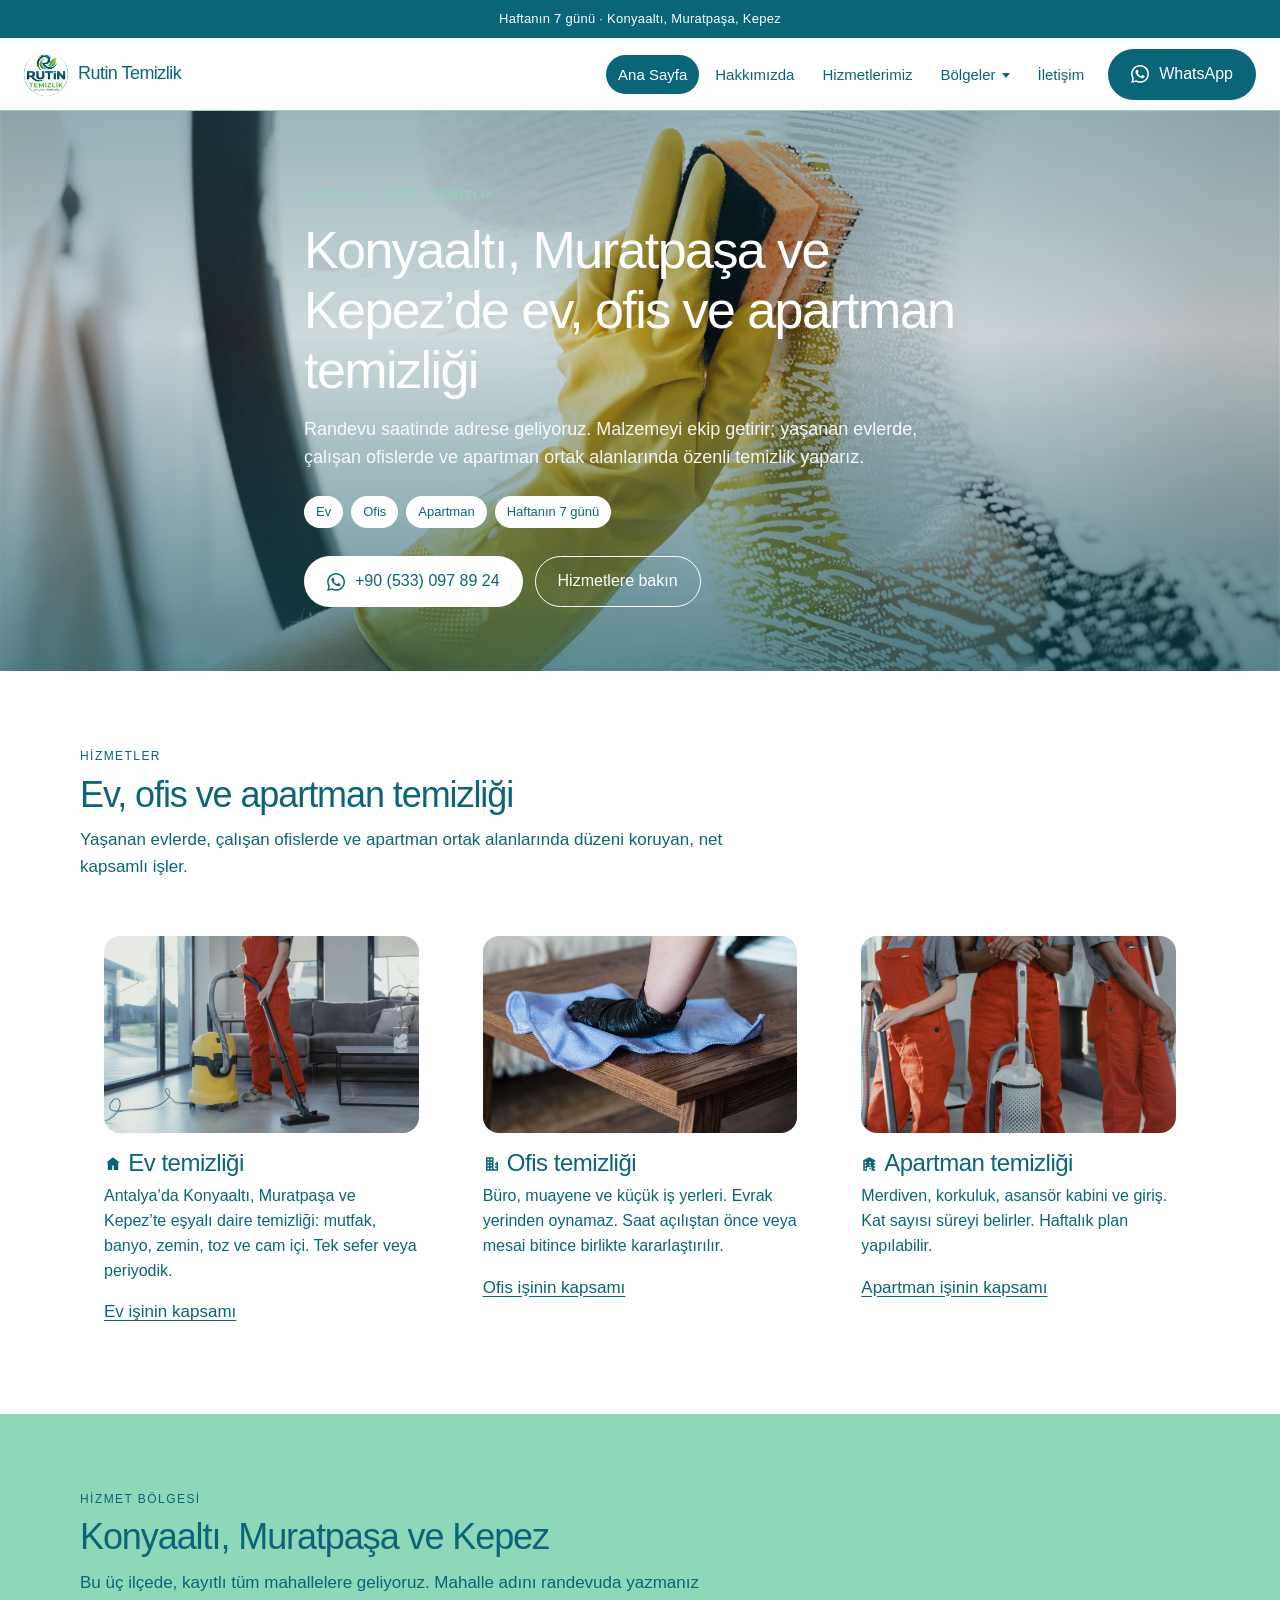
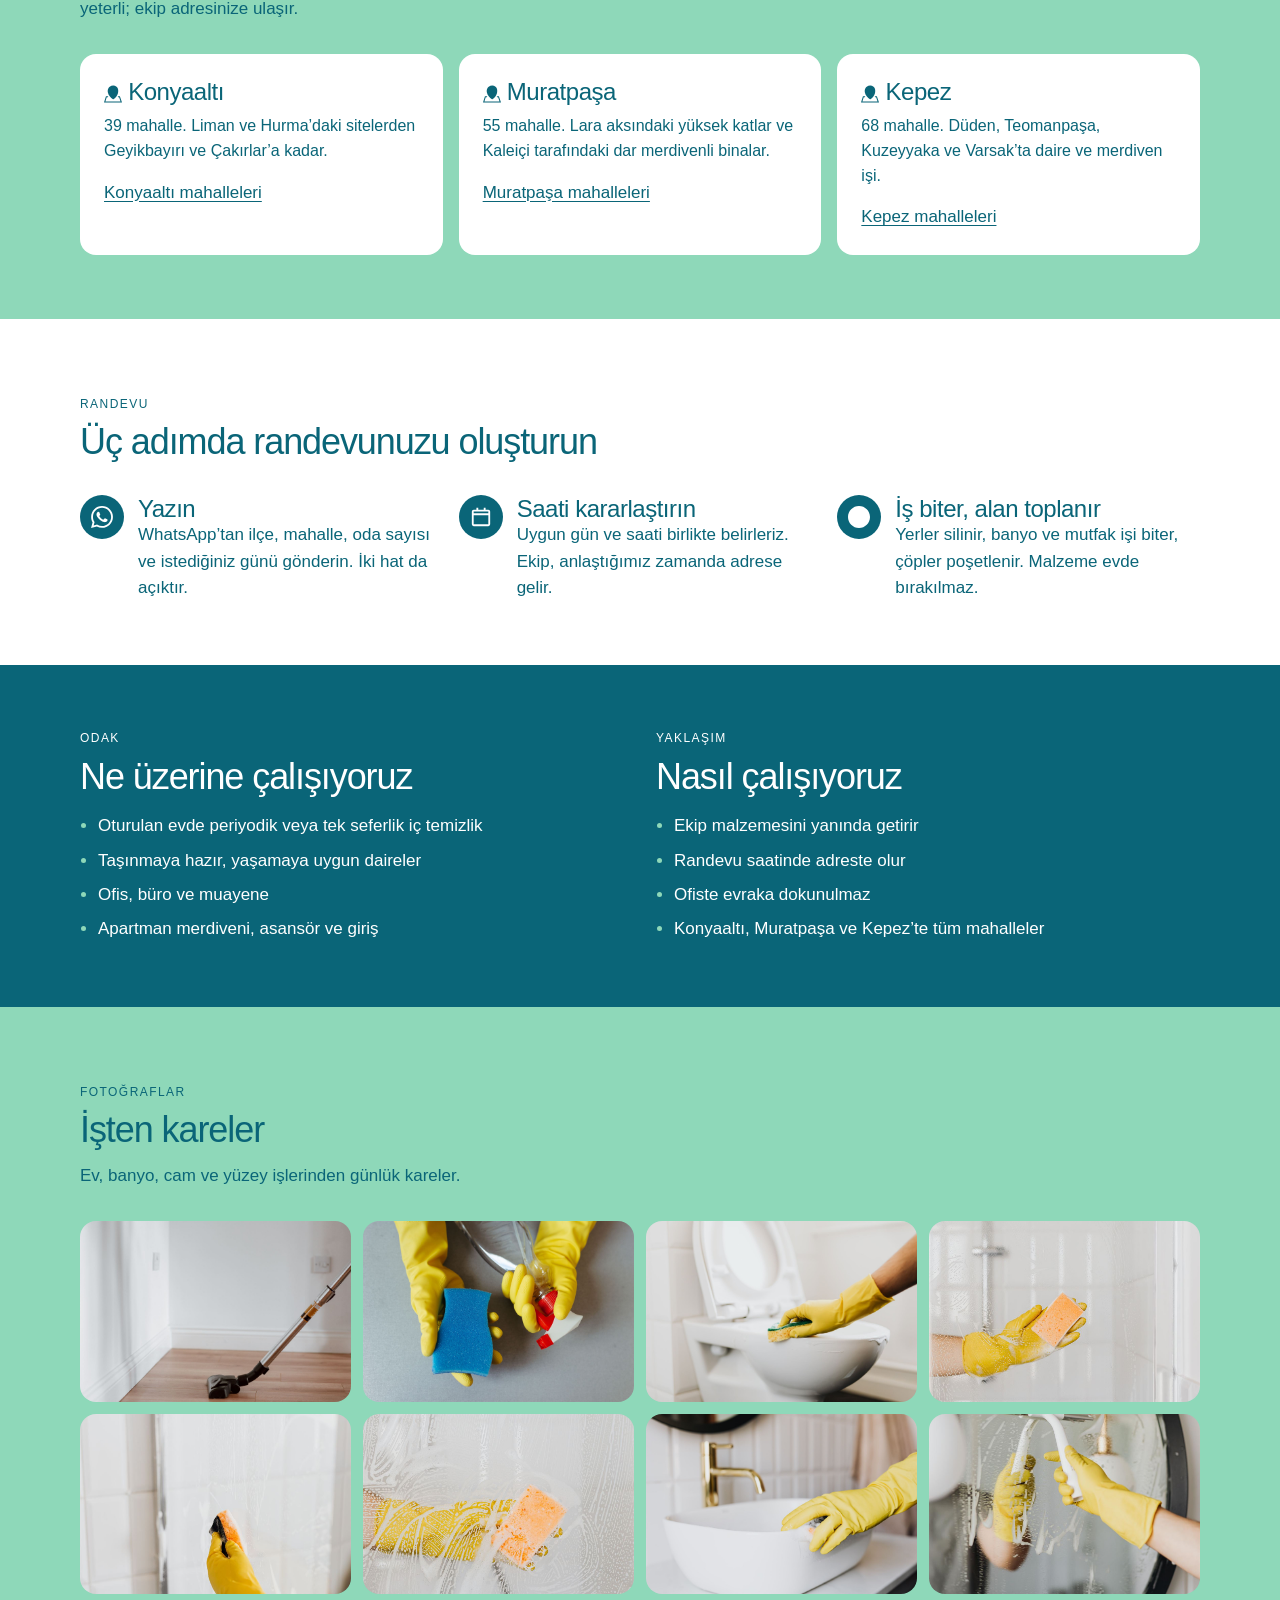
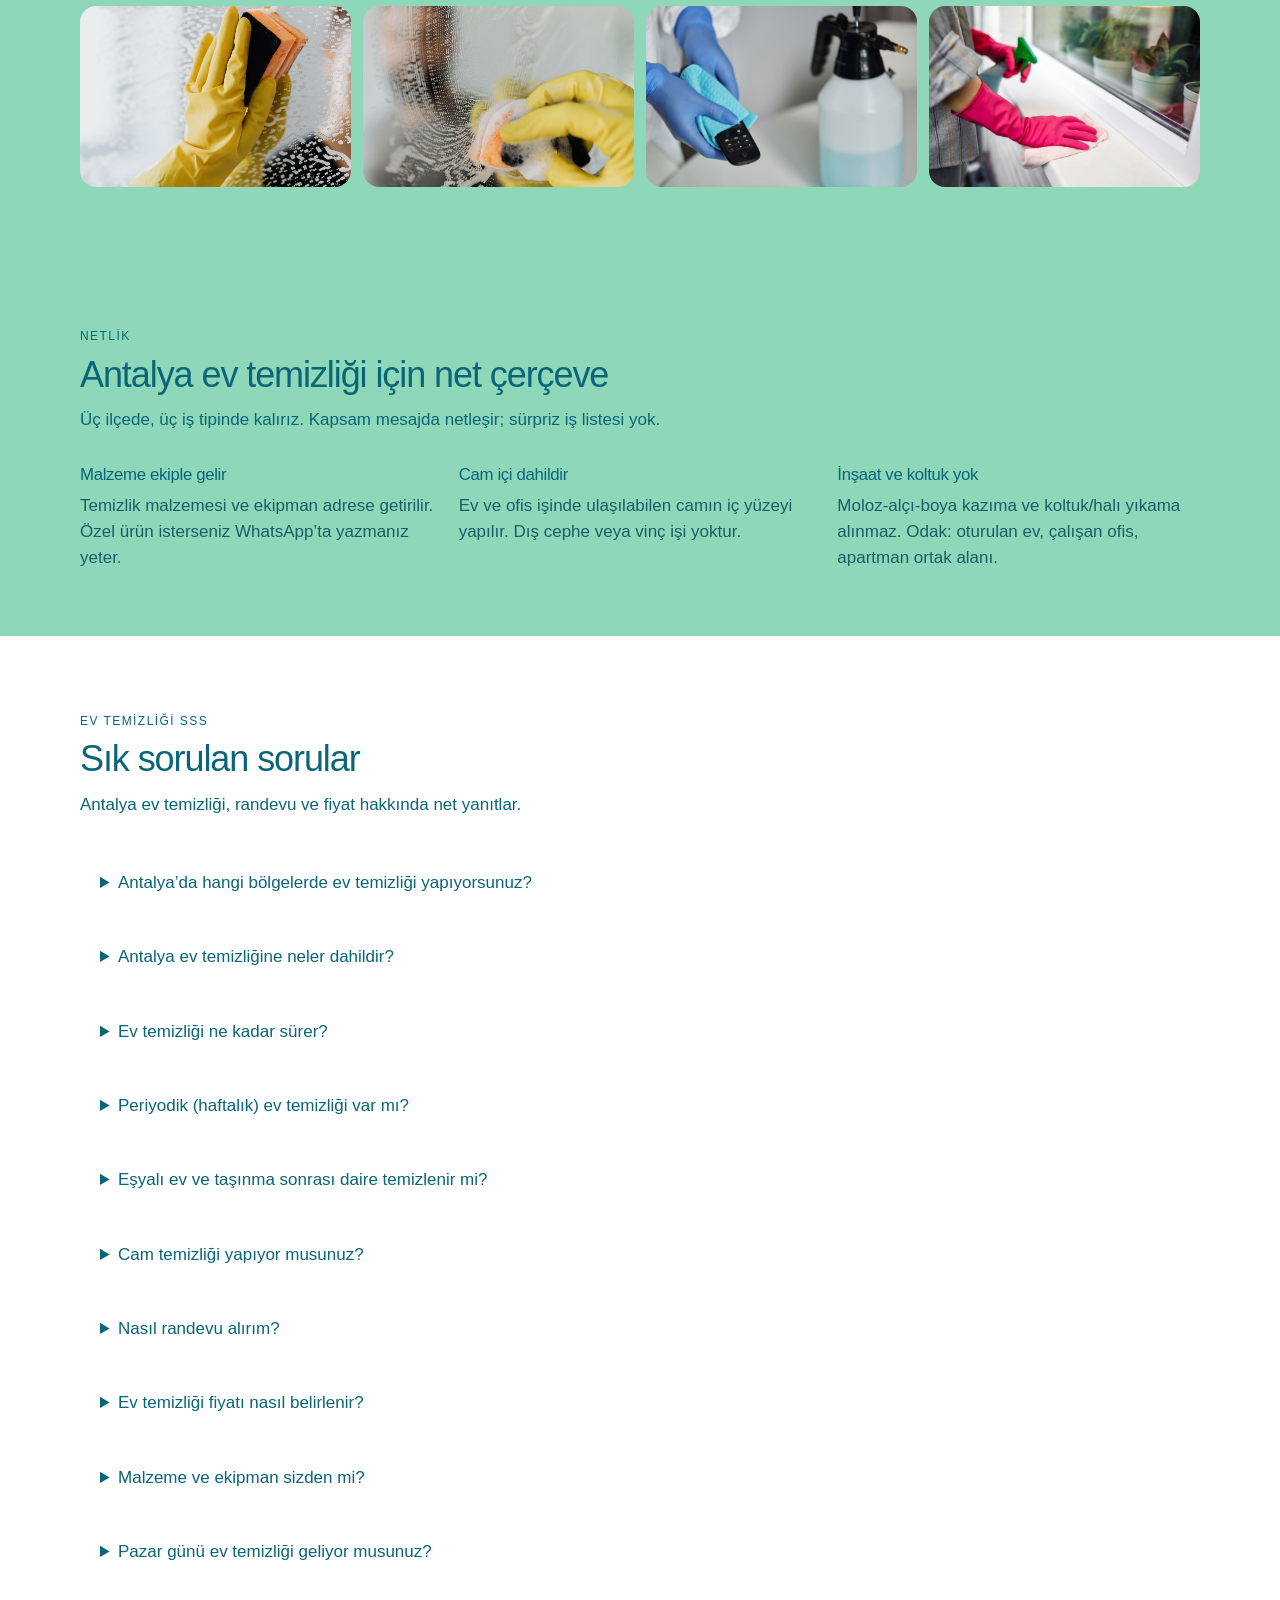
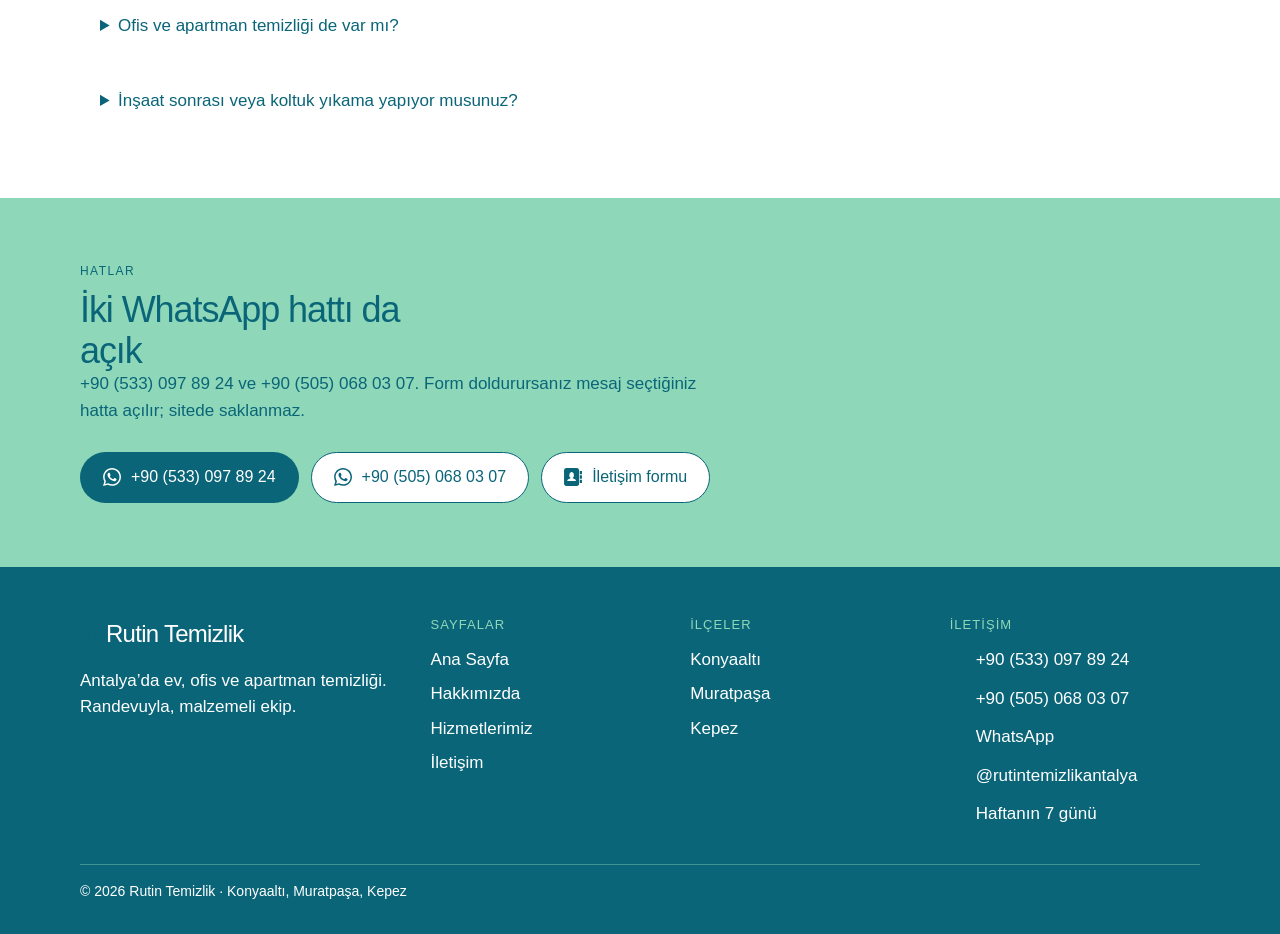
<file: index.html>
<!DOCTYPE html>
<html lang="tr">
<head>
  <meta charset="utf-8">
  <meta name="viewport" content="width=device-width, initial-scale=1">
  <title>Rutin Temizlik | Antalya Ev, Ofis, Apartman</title>
  <meta name="description" content="Antalya’da Konyaaltı, Muratpaşa ve Kepez ev temizliği: mutfak, banyo, zemin ve cam içi. Ofis ve apartman ortak alanı. Haftanın 7 günü randevu, malzemeli ekip.">
  <link rel="canonical" href="https://www.rutintemizlikantalya.com.tr/">
  <meta name="robots" content="index, follow">
  <meta name="theme-color" content="#0A6578">
  <meta property="og:type" content="website">
  <meta property="og:locale" content="tr_TR">
  <meta property="og:site_name" content="Rutin Temizlik">
  <meta property="og:title" content="Rutin Temizlik | Antalya Ev, Ofis, Apartman">
  <meta property="og:description" content="Antalya’da Konyaaltı, Muratpaşa ve Kepez ev temizliği: mutfak, banyo, zemin ve cam içi. Ofis ve apartman ortak alanı. Haftanın 7 günü randevu.">
  <meta property="og:url" content="https://www.rutintemizlikantalya.com.tr/">
  <meta property="og:image" content="https://www.rutintemizlikantalya.com.tr/assets/images/og.jpg">
  <meta property="og:image:alt" content="Rutin Temizlik Antalya — ev, ofis ve apartman temizliği">
  <meta property="og:image:width" content="1600">
  <meta property="og:image:height" content="1067">
  <meta name="twitter:card" content="summary_large_image">
  <meta name="twitter:title" content="Rutin Temizlik | Antalya Ev, Ofis, Apartman">
  <meta name="twitter:description" content="Antalya’da Konyaaltı, Muratpaşa ve Kepez ev temizliği: mutfak, banyo, zemin ve cam içi. Ofis ve apartman ortak alanı. Haftanın 7 günü randevu.">
  <meta name="twitter:image" content="https://www.rutintemizlikantalya.com.tr/assets/images/og.jpg">
  <meta name="twitter:image:alt" content="Rutin Temizlik Antalya — ev, ofis ve apartman temizliği">
  <link rel="icon" href="assets/favicon.ico" sizes="any">
  <link rel="icon" type="image/png" sizes="32x32" href="assets/favicon-32x32.png">
  <link rel="icon" type="image/png" sizes="16x16" href="assets/favicon-16x16.png">
  <link rel="apple-touch-icon" href="assets/apple-touch-icon.png">
  <link rel="manifest" href="site.webmanifest">
  <link rel="stylesheet" href="css/style.css">
</head>
<body data-page="home" data-schema="assets/schema/home.json">
  <a class="skip" href="#icerik">İçeriğe geç</a>
  <div class="sticky-wrap">
    <p class="topbar">Haftanın 7 günü · Konyaaltı, Muratpaşa, Kepez</p>
    <header class="site-header">
      <a class="logo" href="./">
        <span class="logo-frame"><img src="assets/logo-nav.png" width="192" height="192" alt=""></span>
        <span>Rutin Temizlik</span>
      </a>
      <button class="nav-toggle" type="button" aria-expanded="false" aria-controls="menu">Menü</button>
      <nav class="nav" id="menu" aria-label="Ana menü">
        <a href="./" data-nav="home">Ana Sayfa</a>
        <a href="hakkimizda/" data-nav="about">Hakkımızda</a>
        <a href="hizmetlerimiz/" data-nav="services">Hizmetlerimiz</a>
        <details class="nav-sub">
          <summary>Bölgeler</summary>
          <div class="nav-sub-panel">
            <a href="konyaalti/" data-nav="konyaalti">Konyaaltı</a>
            <a href="muratpasa/" data-nav="muratpasa">Muratpaşa</a>
            <a href="kepez/" data-nav="kepez">Kepez</a>
          </div>
        </details>
        <a href="iletisim/" data-nav="contact">İletişim</a>
      </nav>
      <a class="btn btn-fill header-cta" href="https://wa.me/905330978924" target="_blank" rel="noopener noreferrer"><img class="icon" src="assets/icons/whatsapp.svg" width="18" height="18" alt=""> WhatsApp</a>
    </header>
  </div>

  <main id="icerik">
    <section class="home-hero" aria-labelledby="ana-baslik">
      <video class="home-hero__media page-hero__media" muted playsinline webkit-playsinline autoplay loop preload="metadata" poster="assets/images/og.jpg" aria-hidden="true">
        <source src="assets/video/anasayfa-header.mp4" type="video/mp4">
      </video>
      <div class="home-hero__veil" aria-hidden="true"></div>
      <div class="wrap home-hero__copy">
        <p class="eyebrow">Antalya · yerel temizlik</p>
        <h1 id="ana-baslik">Konyaaltı, Muratpaşa ve Kepez’de ev, ofis ve apartman temizliği</h1>
        <p class="lede">Randevu saatinde adrese geliyoruz. Malzemeyi ekip getirir; yaşanan evlerde, çalışan ofislerde ve apartman ortak alanlarında özenli temizlik yaparız.</p>
        <div class="pills" aria-label="Hizmet özeti">
          <span>Ev</span>
          <span>Ofis</span>
          <span>Apartman</span>
          <span>Haftanın 7 günü</span>
        </div>
        <div class="hero-actions">
          <a class="btn btn-mint" href="https://wa.me/905330978924" target="_blank" rel="noopener noreferrer"><img class="icon" src="assets/icons/whatsapp.svg" width="18" height="18" alt=""> +90 (533) 097 89 24</a>
          <a class="btn btn-ghost" href="hizmetlerimiz/">Hizmetlere bakın</a>
        </div>
      </div>
    </section>

    <section class="section band-paper reveal" aria-labelledby="hizmet-baslik">
      <div class="wrap">
        <div class="section-head">
          <p class="kicker">Hizmetler</p>
          <h2 id="hizmet-baslik">Ev, ofis ve apartman temizliği</h2>
          <p>Yaşanan evlerde, çalışan ofislerde ve apartman ortak alanlarında düzeni koruyan, net kapsamlı işler.</p>
        </div>
        <div class="cards">
          <article class="card">
            <img class="card-photo" src="assets/images/ev-salon-supurge.jpg" width="1600" height="1067" alt="Salonda yer süpüren temizlik görevlisi" loading="lazy">
            <h3><img class="icon icon-ink" src="assets/icons/home.svg" width="18" height="18" alt=""> Ev temizliği</h3>
            <p>Antalya’da Konyaaltı, Muratpaşa ve Kepez’te eşyalı daire temizliği: mutfak, banyo, zemin, toz ve cam içi. Tek sefer veya periyodik.</p>
            <a class="more" href="hizmetlerimiz/#ev-temizligi">Ev işinin kapsamı</a>
          </article>
          <article class="card">
            <img class="card-photo" src="assets/images/masa-silme.jpg" width="1067" height="1600" alt="Sehpa üzerini bezle silen el" loading="lazy">
            <h3><img class="icon icon-ink" src="assets/icons/office.svg" width="18" height="18" alt=""> Ofis temizliği</h3>
            <p>Büro, muayene ve küçük iş yerleri. Evrak yerinden oynamaz. Saat açılıştan önce veya mesai bitince birlikte kararlaştırılır.</p>
            <a class="more" href="hizmetlerimiz/#ofis-temizligi">Ofis işinin kapsamı</a>
          </article>
          <article class="card">
            <img class="card-photo" src="assets/images/temizlik-ekibi.jpg" width="1600" height="1067" alt="Turuncu tulumlu üç kişilik temizlik ekibi" loading="lazy">
            <h3><img class="icon icon-ink" src="assets/icons/building.svg" width="18" height="18" alt=""> Apartman temizliği</h3>
            <p>Merdiven, korkuluk, asansör kabini ve giriş. Kat sayısı süreyi belirler. Haftalık plan yapılabilir.</p>
            <a class="more" href="hizmetlerimiz/#apartman-temizligi">Apartman işinin kapsamı</a>
          </article>
        </div>
      </div>
    </section>

    <section class="section band-mist reveal" aria-labelledby="ilce-baslik">
      <div class="wrap">
        <div class="section-head">
          <p class="kicker">Hizmet bölgesi</p>
          <h2 id="ilce-baslik">Konyaaltı, Muratpaşa ve Kepez</h2>
          <p>Bu üç ilçede, kayıtlı tüm mahallelere geliyoruz. Mahalle adını randevuda yazmanız yeterli; ekip adresinize ulaşır.</p>
        </div>
        <div class="districts">
          <article class="district-card">
            <h3><img class="icon icon-ink" src="assets/icons/location.svg" width="18" height="18" alt=""> Konyaaltı</h3>
            <p>39 mahalle. Liman ve Hurma’daki sitelerden Geyikbayırı ve Çakırlar’a kadar.</p>
            <a class="more" href="konyaalti/">Konyaaltı mahalleleri</a>
          </article>
          <article class="district-card">
            <h3><img class="icon icon-ink" src="assets/icons/location.svg" width="18" height="18" alt=""> Muratpaşa</h3>
            <p>55 mahalle. Lara aksındaki yüksek katlar ve Kaleiçi tarafındaki dar merdivenli binalar.</p>
            <a class="more" href="muratpasa/">Muratpaşa mahalleleri</a>
          </article>
          <article class="district-card">
            <h3><img class="icon icon-ink" src="assets/icons/location.svg" width="18" height="18" alt=""> Kepez</h3>
            <p>68 mahalle. Düden, Teomanpaşa, Kuzeyyaka ve Varsak’ta daire ve merdiven işi.</p>
            <a class="more" href="kepez/">Kepez mahalleleri</a>
          </article>
        </div>
      </div>
    </section>

    <section class="section band-paper reveal" aria-labelledby="surec-baslik">
      <div class="wrap">
        <div class="section-head">
          <p class="kicker">Randevu</p>
          <h2 id="surec-baslik">Üç adımda randevunuzu oluşturun</h2>
        </div>
        <div class="feature-icons">
          <article>
            <div class="icon-badge"><img class="icon" src="assets/icons/whatsapp.svg" width="22" height="22" alt=""></div>
            <div>
              <h3>Yazın</h3>
              <p>WhatsApp’tan ilçe, mahalle, oda sayısı ve istediğiniz günü gönderin. İki hat da açıktır.</p>
            </div>
          </article>
          <article>
            <div class="icon-badge"><img class="icon" src="assets/icons/calendar.svg" width="22" height="22" alt=""></div>
            <div>
              <h3>Saati kararlaştırın</h3>
              <p>Uygun gün ve saati birlikte belirleriz. Ekip, anlaştığımız zamanda adrese gelir.</p>
            </div>
          </article>
          <article>
            <div class="icon-badge"><img class="icon" src="assets/icons/clock.svg" width="22" height="22" alt=""></div>
            <div>
              <h3>İş biter, alan toplanır</h3>
              <p>Yerler silinir, banyo ve mutfak işi biter, çöpler poşetlenir. Malzeme evde bırakılmaz.</p>
            </div>
          </article>
        </div>
      </div>
    </section>

    <section class="section band-ink reveal" aria-labelledby="odak-baslik">
      <div class="wrap split">
        <div>
          <p class="kicker">Odak</p>
          <h2 id="odak-baslik">Ne üzerine çalışıyoruz</h2>
          <ul>
            <li>Oturulan evde periyodik veya tek seferlik iç temizlik</li>
            <li>Taşınmaya hazır, yaşamaya uygun daireler</li>
            <li>Ofis, büro ve muayene</li>
            <li>Apartman merdiveni, asansör ve giriş</li>
          </ul>
        </div>
        <div>
          <p class="kicker">Yaklaşım</p>
          <h2>Nasıl çalışıyoruz</h2>
          <ul>
            <li>Ekip malzemesini yanında getirir</li>
            <li>Randevu saatinde adreste olur</li>
            <li>Ofiste evraka dokunulmaz</li>
            <li>Konyaaltı, Muratpaşa ve Kepez’te tüm mahalleler</li>
          </ul>
        </div>
      </div>
    </section>

    <section class="section band-mist reveal" aria-labelledby="kare-baslik">
      <div class="wrap">
        <div class="section-head">
          <p class="kicker">Fotoğraflar</p>
          <h2 id="kare-baslik">İşten kareler</h2>
          <p>Ev, banyo, cam ve yüzey işlerinden günlük kareler.</p>
        </div>
        <div class="photo-grid">
          <img src="assets/images/ev-yer-supurge.jpg" width="1600" height="1068" alt="Parke kenarında süpürge başlığı" loading="lazy">
          <img src="assets/images/temizlik-malzemesi.jpg" width="1600" height="1067" alt="Sarı eldivende sünger ve sprey şişesi" loading="lazy">
          <img src="assets/images/banyo-tuvalet.jpg" width="1600" height="1067" alt="Klozet kenarını süngerle silen el" loading="lazy">
          <img src="assets/images/banyo-dus.jpg" width="1067" height="1600" alt="Duşakabin camındaki köpüğü tutan sünger" loading="lazy">
          <img src="assets/images/banyo-cam.jpg" width="1067" height="1600" alt="Banyo camını süngerle silen sarı eldiven" loading="lazy">
          <img src="assets/images/cam-kopuk.jpg" width="1067" height="1600" alt="Köpüklü camın üzerinde sünger" loading="lazy">
          <img src="assets/images/lavabo-temizlik.jpg" width="1600" height="1067" alt="Beyaz lavabo kenarını silen el" loading="lazy">
          <img src="assets/images/ayna-silme.jpg" width="1067" height="1600" alt="Yuvarlak aynayı çekçekle silen el" loading="lazy">
          <img src="assets/images/cam-silme.jpg" width="1067" height="1600" alt="Camı süngerle silen sarı eldiven" loading="lazy">
          <img src="assets/images/cam-silme-yakin.jpg" width="1067" height="1600" alt="Köpüklü cama yakın çekim silme" loading="lazy">
          <img src="assets/images/yuzey-temizlik.jpg" width="1600" height="1068" alt="Kumandayı bezle silen el ve püskürtme şişesi" loading="lazy">
          <img src="assets/images/pencere-onu.jpg" width="1600" height="1067" alt="Pencere pervazını bezle silen el" loading="lazy">
        </div>
      </div>
    </section>

    <section class="section band-mist reveal" aria-labelledby="neden-baslik">
      <div class="wrap">
        <div class="section-head">
          <p class="kicker">Netlik</p>
          <h2 id="neden-baslik">Antalya ev temizliği için net çerçeve</h2>
          <p>Üç ilçede, üç iş tipinde kalırız. Kapsam mesajda netleşir; sürpriz iş listesi yok.</p>
        </div>
        <div class="trust-row">
          <article class="trust-item">
            <h3>Malzeme ekiple gelir</h3>
            <p>Temizlik malzemesi ve ekipman adrese getirilir. Özel ürün isterseniz WhatsApp’ta yazmanız yeter.</p>
          </article>
          <article class="trust-item">
            <h3>Cam içi dahildir</h3>
            <p>Ev ve ofis işinde ulaşılabilen camın iç yüzeyi yapılır. Dış cephe veya vinç işi yoktur.</p>
          </article>
          <article class="trust-item">
            <h3>İnşaat ve koltuk yok</h3>
            <p>Moloz-alçı-boya kazıma ve koltuk/halı yıkama alınmaz. Odak: oturulan ev, çalışan ofis, apartman ortak alanı.</p>
          </article>
        </div>
      </div>
    </section>

    <section class="section band-paper reveal" id="sss" aria-labelledby="sss-baslik">
      <div class="wrap">
        <div class="section-head">
          <p class="kicker">Ev temizliği SSS</p>
          <h2 id="sss-baslik">Sık sorulan sorular</h2>
          <p>Antalya ev temizliği, randevu ve fiyat hakkında net yanıtlar.</p>
        </div>
        <div class="faq">
          <details>
            <summary>Antalya’da hangi bölgelerde ev temizliği yapıyorsunuz?</summary>
            <p>Yalnızca Konyaaltı, Muratpaşa ve Kepez. Bu üç ilçenin kayıtlı tüm mahallelerine geliyoruz (39 / 55 / 68). Alanya, Serik veya ilçe dışı adreslere çıkmıyoruz.</p>
          </details>
          <details>
            <summary>Antalya ev temizliğine neler dahildir?</summary>
            <p>Yerlerin süpürülüp silinmesi; mutfak tezgâhı, ocak yüzeyi, evye ve dolap dışları; banyo, tuvalet, ayna; ulaşılabilen rafların tozu; çöpler; camın iç yüzeyi. Ayrıntı <a href="hizmetlerimiz/#ev-temizligi">hizmetler</a> sayfasındadır.</p>
          </details>
          <details>
            <summary>Ev temizliği ne kadar sürer?</summary>
            <p>1+1 dairelerin çoğu 2–3 saatte, 2+1 ve 3+1 dairelerin çoğu 3–5 saatte biter. Çok eşyalı veya uzun süredir kapalı evde süre uzar; bunu randevuda söyleriz.</p>
          </details>
          <details>
            <summary>Periyodik (haftalık) ev temizliği var mı?</summary>
            <p>Evet. Haftalık veya iki haftada bir plan kurulabilir. Tek seferlik detaylı temizlik de alınır. Sıklığı WhatsApp’ta netleştiririz.</p>
          </details>
          <details>
            <summary>Eşyalı ev ve taşınma sonrası daire temizlenir mi?</summary>
            <p>Eşyalı, oturulan daire temizliği ana işimizdir. Taşınma veya tadilat sonrası daire yaşamaya uygunsa aynı kapsamda ev temizliği yapılır. İnşaat molozu ve şantiye işi yoktur.</p>
          </details>
          <details>
            <summary>Cam temizliği yapıyor musunuz?</summary>
            <p>Ev ve ofis randevusunda camın iç yüzeyi, ulaşılabilen kanatlarda dahildir. Dış cephe, vinç veya bina dışı cam ayrı iş değildir.</p>
          </details>
          <details>
            <summary>Nasıl randevu alırım?</summary>
            <p>+90 (533) 097 89 24 veya +90 (505) 068 03 07 WhatsApp hattına yazın. İlçe, mahalle, oda sayısı ve istediğiniz günü belirtin. <a href="iletisim/">İletişim formu</a> aynı sohbeti açar.</p>
          </details>
          <details>
            <summary>Ev temizliği fiyatı nasıl belirlenir?</summary>
            <p>Sabit fiyat listesi yayınlamıyoruz. Oda ve banyo sayısı, eşya yoğunluğu, evin durumu, tek sefer veya periyodik olması ücreti değiştirir. Bilgiyi yazın; rakamı mesajda netleştiririz.</p>
          </details>
          <details>
            <summary>Malzeme ve ekipman sizden mi?</summary>
            <p>Evet. Ekip malzemesini yanında getirir. Belirli bir ürün kullanılmasını istiyorsanız randevu mesajında yazın.</p>
          </details>
          <details>
            <summary>Pazar günü ev temizliği geliyor musunuz?</summary>
            <p>Evet. Hat haftanın 7 günü açıktır. Ekip, anlaştığımız saatte adrese gelir.</p>
          </details>
          <details>
            <summary>Ofis ve apartman temizliği de var mı?</summary>
            <p>Evet. Çalışan ofislerde evrak oynatılmaz; apartmanda merdiven, asansör ve giriş ortak alanı yapılır. İnşaat, koltuk yıkama ve halı yıkama yoktur.</p>
          </details>
          <details>
            <summary>İnşaat sonrası veya koltuk yıkama yapıyor musunuz?</summary>
            <p>Hayır. Moloz, alçı, boya kazıma ve koltuk/halı yıkama alınmaz. Odak noktamız oturulan ev, çalışan ofis ve apartman ortak alanıdır.</p>
          </details>
        </div>
      </div>
    </section>

    <section class="cta-band reveal" aria-labelledby="cta-baslik">
      <div class="wrap">
        <p class="kicker">Hatlar</p>
        <h2 id="cta-baslik">İki WhatsApp hattı da açık</h2>
        <p class="narrow">+90 (533) 097 89 24 ve +90 (505) 068 03 07. Form doldurursanız mesaj seçtiğiniz hatta açılır; sitede saklanmaz.</p>
        <div class="cta-actions">
          <a class="btn btn-fill" href="https://wa.me/905330978924" target="_blank" rel="noopener noreferrer"><img class="icon" src="assets/icons/whatsapp.svg" width="18" height="18" alt=""> +90 (533) 097 89 24</a>
          <a class="btn btn-line" href="https://wa.me/905050680307" target="_blank" rel="noopener noreferrer"><img class="icon" src="assets/icons/whatsapp.svg" width="18" height="18" alt=""> +90 (505) 068 03 07</a>
          <a class="btn btn-line" href="iletisim/"><img class="icon" src="assets/icons/form.svg" width="18" height="18" alt=""> İletişim formu</a>
        </div>
      </div>
    </section>
  </main>

  <footer class="site-footer">
    <div class="wrap footer-grid">
      <div>
        <p class="footer-brand contact-line"><img class="icon" src="assets/icons/home.svg" width="18" height="18" alt=""> Rutin Temizlik</p>
        <p>Antalya’da ev, ofis ve apartman temizliği. Randevuyla, malzemeli ekip.</p>
      </div>
      <div>
        <p class="footer-title">Sayfalar</p>
        <ul>
          <li><a href="./">Ana Sayfa</a></li>
          <li><a href="hakkimizda/">Hakkımızda</a></li>
          <li><a href="hizmetlerimiz/">Hizmetlerimiz</a></li>
          <li><a href="iletisim/">İletişim</a></li>
        </ul>
      </div>
      <div>
        <p class="footer-title">İlçeler</p>
        <ul>
          <li><a href="konyaalti/">Konyaaltı</a></li>
          <li><a href="muratpasa/">Muratpaşa</a></li>
          <li><a href="kepez/">Kepez</a></li>
        </ul>
      </div>
      <div>
        <p class="footer-title">İletişim</p>
        <ul>
          <li><a class="contact-line" href="tel:+905330978924"><img class="icon" src="assets/icons/phone.svg" width="18" height="18" alt=""> +90 (533) 097 89 24</a></li>
          <li><a class="contact-line" href="tel:+905050680307"><img class="icon" src="assets/icons/phone.svg" width="18" height="18" alt=""> +90 (505) 068 03 07</a></li>
          <li><a class="contact-line" href="https://wa.me/905330978924" target="_blank" rel="noopener noreferrer"><img class="icon" src="assets/icons/whatsapp.svg" width="18" height="18" alt=""> WhatsApp</a></li>
          <li><a class="contact-line" href="https://www.instagram.com/rutintemizlikantalya/" target="_blank" rel="noopener noreferrer"><img class="icon" src="assets/icons/instagram.svg" width="18" height="18" alt=""> @rutintemizlikantalya</a></li>
          <li><span class="contact-line"><img class="icon" src="assets/icons/clock.svg" width="18" height="18" alt=""> Haftanın 7 günü</span></li>
        </ul>
      </div>
    </div>
    <div class="wrap footer-bottom">
      <p>© <span data-year>2026</span> Rutin Temizlik · Konyaaltı, Muratpaşa, Kepez</p>
    </div>
  </footer>
  <div class="mobile-bar">
    <a class="btn btn-line" href="tel:+905330978924"><img class="icon" src="assets/icons/phone.svg" width="18" height="18" alt=""> Ara</a>
    <a class="btn btn-fill" href="https://wa.me/905330978924" target="_blank" rel="noopener noreferrer"><img class="icon" src="assets/icons/whatsapp.svg" width="18" height="18" alt=""> WhatsApp</a>
  </div>
  <script src="js/main.js" defer></script>
</body>
</html>
</file>
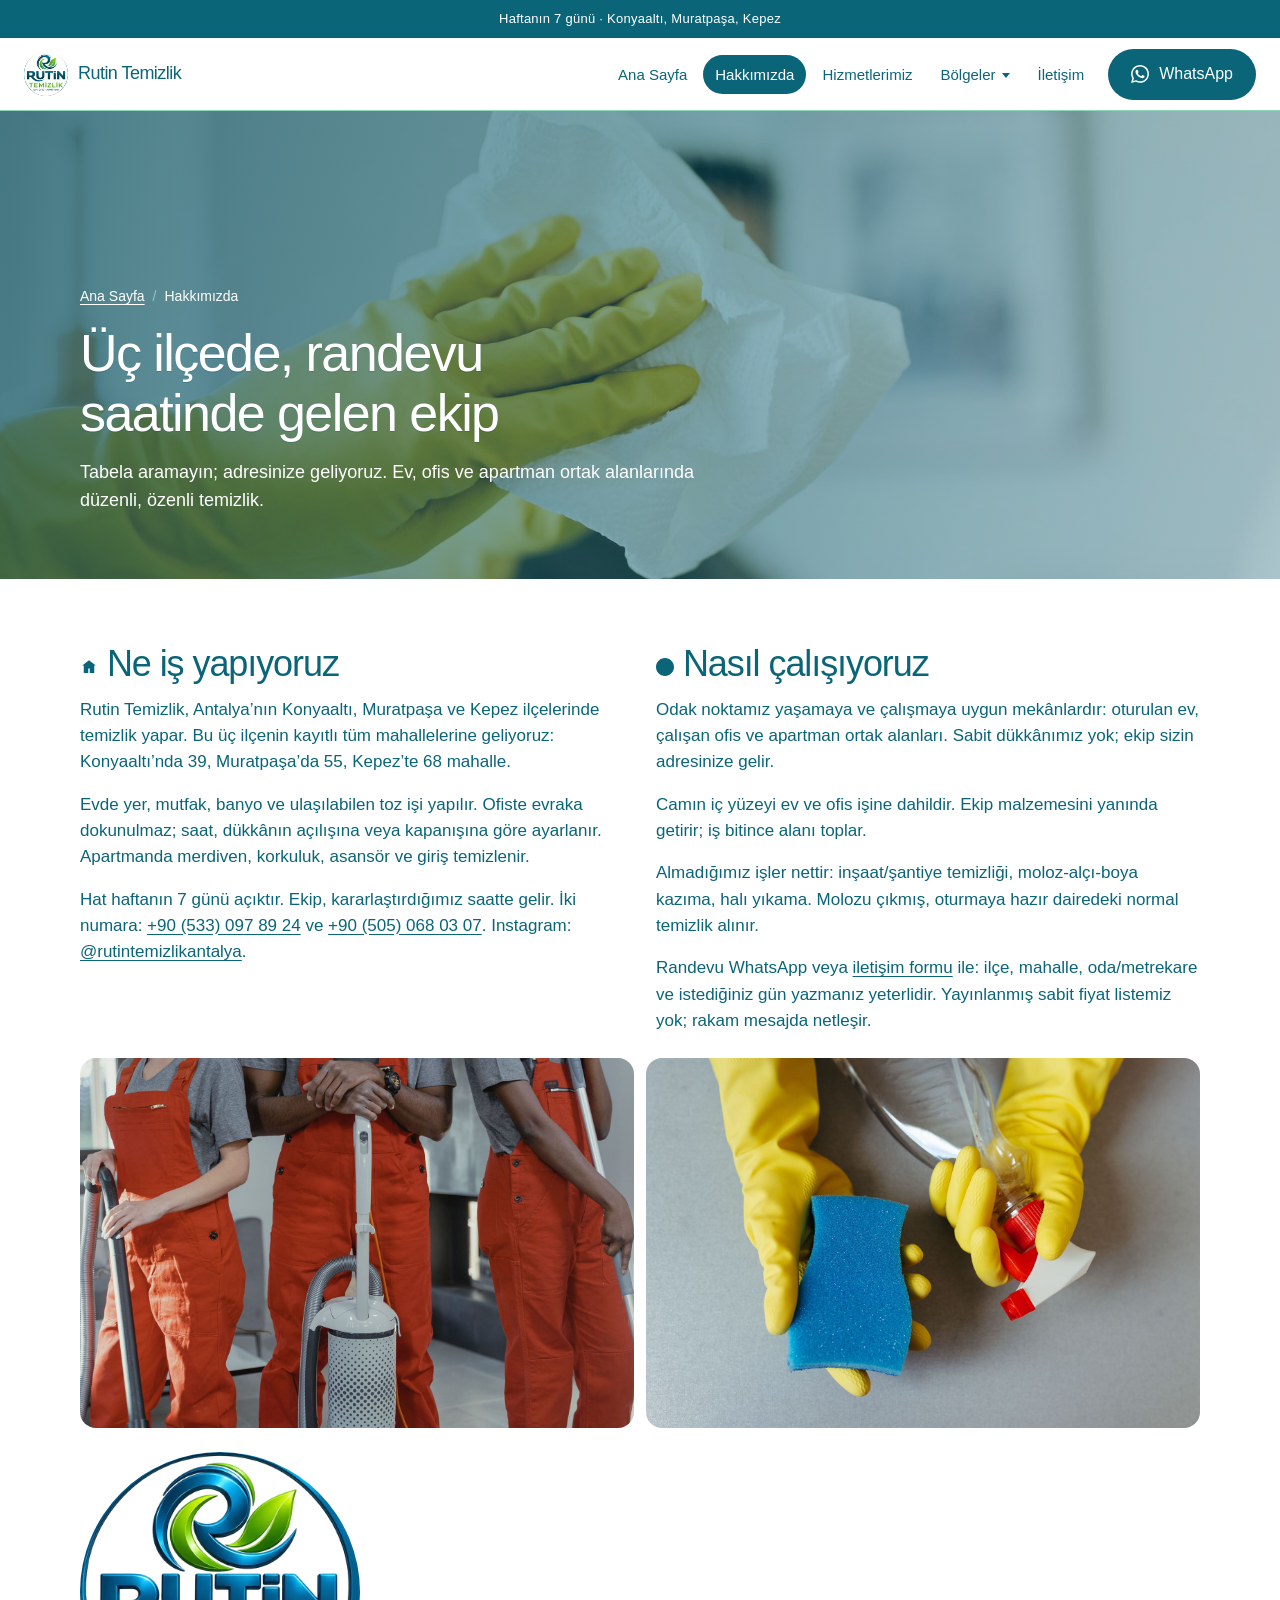
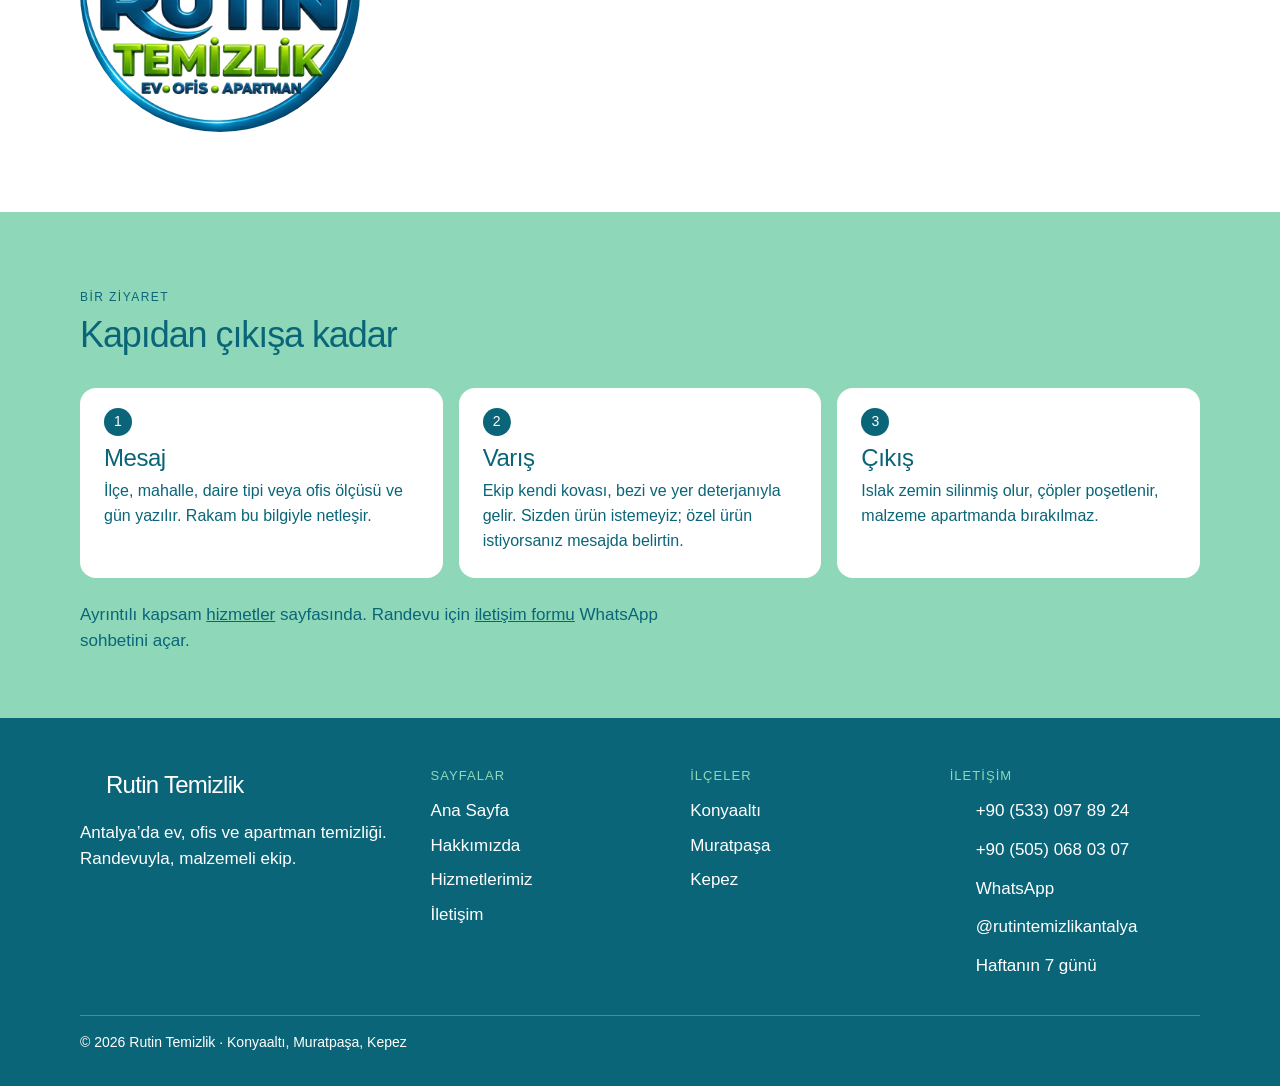
<file: hakkimizda/index.html>
<!DOCTYPE html>
<html lang="tr">
<head>
  <meta charset="utf-8">
  <meta name="viewport" content="width=device-width, initial-scale=1">
  <title>Hakkımızda | Rutin Temizlik Antalya</title>
  <meta name="description" content="Rutin Temizlik, Antalya’da Konyaaltı, Muratpaşa ve Kepez’de ev, ofis ve apartman temizliği yapar. Haftanın 7 günü.">
  <link rel="canonical" href="https://www.rutintemizlikantalya.com.tr/hakkimizda/">
  <meta name="robots" content="index, follow">
  <meta name="theme-color" content="#0A6578">
  <meta property="og:type" content="website">
  <meta property="og:locale" content="tr_TR">
  <meta property="og:site_name" content="Rutin Temizlik">
  <meta property="og:title" content="Hakkımızda | Rutin Temizlik Antalya">
  <meta property="og:description" content="Rutin Temizlik, Antalya’da Konyaaltı, Muratpaşa ve Kepez’de ev, ofis ve apartman temizliği yapar. Haftanın 7 günü.">
  <meta property="og:url" content="https://www.rutintemizlikantalya.com.tr/hakkimizda/">
  <meta property="og:image" content="https://www.rutintemizlikantalya.com.tr/assets/images/page-hakkimizda.jpg">
  <meta property="og:image:alt" content="Rutin Temizlik ekibi — Antalya ev ve ofis temizliği">
  <meta property="og:image:width" content="1600">
  <meta property="og:image:height" content="1067">
  <meta name="twitter:card" content="summary_large_image">
  <meta name="twitter:image" content="https://www.rutintemizlikantalya.com.tr/assets/images/page-hakkimizda.jpg">
  <meta name="twitter:image:alt" content="Rutin Temizlik ekibi — Antalya ev ve ofis temizliği">
  <meta name="twitter:title" content="Hakkımızda | Rutin Temizlik Antalya">
  <meta name="twitter:description" content="Rutin Temizlik, Antalya’da Konyaaltı, Muratpaşa ve Kepez’de ev, ofis ve apartman temizliği yapar. Haftanın 7 günü.">
  <link rel="icon" href="../assets/favicon.ico" sizes="any">
  <link rel="icon" type="image/png" sizes="32x32" href="../assets/favicon-32x32.png">
  <link rel="icon" type="image/png" sizes="16x16" href="../assets/favicon-16x16.png">
  <link rel="apple-touch-icon" href="../assets/apple-touch-icon.png">
  <link rel="manifest" href="../site.webmanifest">
  <link rel="stylesheet" href="../css/style.css">
</head>
<body data-page="about" data-schema="../assets/schema/hakkimizda.json">
  <a class="skip" href="#icerik">İçeriğe geç</a>
  <div class="sticky-wrap">
    <p class="topbar">Haftanın 7 günü · Konyaaltı, Muratpaşa, Kepez</p>
    <header class="site-header">
      <a class="logo" href="../">
        <span class="logo-frame"><img src="../assets/logo-nav.png" width="192" height="192" alt=""></span>
        <span>Rutin Temizlik</span>
      </a>
      <button class="nav-toggle" type="button" aria-expanded="false" aria-controls="menu">Menü</button>
      <nav class="nav" id="menu" aria-label="Ana menü">
        <a href="../" data-nav="home">Ana Sayfa</a>
        <a href="../hakkimizda/" data-nav="about">Hakkımızda</a>
        <a href="../hizmetlerimiz/" data-nav="services">Hizmetlerimiz</a>
        <details class="nav-sub">
          <summary>Bölgeler</summary>
          <div class="nav-sub-panel">
            <a href="../konyaalti/" data-nav="konyaalti">Konyaaltı</a>
            <a href="../muratpasa/" data-nav="muratpasa">Muratpaşa</a>
            <a href="../kepez/" data-nav="kepez">Kepez</a>
          </div>
        </details>
        <a href="../iletisim/" data-nav="contact">İletişim</a>
      </nav>
      <a class="btn btn-fill header-cta" href="https://wa.me/905330978924" target="_blank" rel="noopener noreferrer"><img class="icon" src="../assets/icons/whatsapp.svg" width="18" height="18" alt=""> WhatsApp</a>
    </header>
  </div>
  <main id="icerik">
    <section class="page-hero page-hero--media" aria-labelledby="sayfa-baslik">
      <img class="page-hero__media" src="../assets/images/page-hakkimizda.jpg" width="1600" height="1067" alt="Turuncu tulumlu Rutin Temizlik ekibi süpürge ve bezlerle">
      <div class="page-hero__veil" aria-hidden="true"></div>
      <div class="wrap">
        <nav class="breadcrumb" aria-label="Sayfa yolu">
          <a href="../">Ana Sayfa</a>
          <span class="breadcrumb__sep" aria-hidden="true">/</span>
          <span aria-current="page">Hakkımızda</span>
        </nav>
        <h1 id="sayfa-baslik">Üç ilçede, randevu saatinde gelen ekip</h1>
        <p class="lede">Tabela aramayın; adresinize geliyoruz. Ev, ofis ve apartman ortak alanlarında düzenli, özenli temizlik.</p>
      </div>
    </section>
    <section class="section reveal band-paper">
      <div class="wrap two-col">
        <div class="prose">
          <h2><img class="icon icon-ink" src="../assets/icons/home.svg" width="22" height="22" alt=""> Ne iş yapıyoruz</h2>
          <p>Rutin Temizlik, Antalya’nın Konyaaltı, Muratpaşa ve Kepez ilçelerinde temizlik yapar. Bu üç ilçenin kayıtlı tüm mahallelerine geliyoruz: Konyaaltı’nda 39, Muratpaşa’da 55, Kepez’te 68 mahalle.</p>
          <p>Evde yer, mutfak, banyo ve ulaşılabilen toz işi yapılır. Ofiste evraka dokunulmaz; saat, dükkânın açılışına veya kapanışına göre ayarlanır. Apartmanda merdiven, korkuluk, asansör ve giriş temizlenir.</p>
          <p>Hat haftanın 7 günü açıktır. Ekip, kararlaştırdığımız saatte gelir. İki numara: <a href="tel:+905330978924">+90 (533) 097 89 24</a> ve <a href="tel:+905050680307">+90 (505) 068 03 07</a>. Instagram: <a href="https://www.instagram.com/rutintemizlikantalya/" target="_blank" rel="noopener noreferrer">@rutintemizlikantalya</a>.</p>
        </div>
        <div class="prose">
          <h2><img class="icon icon-ink" src="../assets/icons/clock.svg" width="22" height="22" alt=""> Nasıl çalışıyoruz</h2>
          <p>Odak noktamız yaşamaya ve çalışmaya uygun mekânlardır: oturulan ev, çalışan ofis ve apartman ortak alanları. Sabit dükkânımız yok; ekip sizin adresinize gelir.</p>
          <p>Camın iç yüzeyi ev ve ofis işine dahildir. Ekip malzemesini yanında getirir; iş bitince alanı toplar.</p>
          <p>Almadığımız işler nettir: inşaat/şantiye temizliği, moloz-alçı-boya kazıma, halı yıkama. Molozu çıkmış, oturmaya hazır dairedeki normal temizlik alınır.</p>
          <p>Randevu WhatsApp veya <a href="../iletisim/">iletişim formu</a> ile: ilçe, mahalle, oda/metrekare ve istediğiniz gün yazmanız yeterlidir. Yayınlanmış sabit fiyat listemiz yok; rakam mesajda netleşir.</p>
        </div>
      </div>
      <div class="wrap photo-row mt-24">
        <img src="../assets/images/temizlik-ekibi.jpg" width="1600" height="1067" alt="Turuncu tulumlu temizlik ekibi ve süpürgeler" loading="lazy">
        <img src="../assets/images/temizlik-malzemesi.jpg" width="1600" height="1067" alt="Sarı eldivende sünger ve sprey şişesi" loading="lazy">
      </div>
      <div class="wrap mt-24">
        <div class="brand-frame">
          <picture>
            <source srcset="../assets/logo-3d.webp" type="image/webp">
            <img src="../assets/logo-3d.png" width="800" height="800" alt="Rutin Temizlik logosu, ev ofis apartman" loading="lazy">
          </picture>
        </div>
      </div>
    </section>
    <section class="section reveal band-mist">
      <div class="wrap">
        <div class="section-head">
          <p class="kicker">Bir ziyaret</p>
          <h2>Kapıdan çıkışa kadar</h2>
        </div>
        <ol class="steps">
          <li class="step">
            <h3>Mesaj</h3>
            <p>İlçe, mahalle, daire tipi veya ofis ölçüsü ve gün yazılır. Rakam bu bilgiyle netleşir.</p>
          </li>
          <li class="step">
            <h3>Varış</h3>
            <p>Ekip kendi kovası, bezi ve yer deterjanıyla gelir. Sizden ürün istemeyiz; özel ürün istiyorsanız mesajda belirtin.</p>
          </li>
          <li class="step">
            <h3>Çıkış</h3>
            <p>Islak zemin silinmiş olur, çöpler poşetlenir, malzeme apartmanda bırakılmaz.</p>
          </li>
        </ol>
        <p class="narrow mt-24">Ayrıntılı kapsam <a href="../hizmetlerimiz/">hizmetler</a> sayfasında. Randevu için <a href="../iletisim/">iletişim formu</a> WhatsApp sohbetini açar.</p>
      </div>
    </section>
  </main>
  <footer class="site-footer">
    <div class="wrap footer-grid">
      <div>
        <p class="footer-brand contact-line"><img class="icon" src="../assets/icons/home.svg" width="18" height="18" alt=""> Rutin Temizlik</p>
        <p>Antalya’da ev, ofis ve apartman temizliği. Randevuyla, malzemeli ekip.</p>
      </div>
      <div>
        <p class="footer-title">Sayfalar</p>
        <ul>
          <li><a href="../">Ana Sayfa</a></li>
          <li><a href="../hakkimizda/">Hakkımızda</a></li>
          <li><a href="../hizmetlerimiz/">Hizmetlerimiz</a></li>
          <li><a href="../iletisim/">İletişim</a></li>
        </ul>
      </div>
      <div>
        <p class="footer-title">İlçeler</p>
        <ul>
          <li><a href="../konyaalti/">Konyaaltı</a></li>
          <li><a href="../muratpasa/">Muratpaşa</a></li>
          <li><a href="../kepez/">Kepez</a></li>
        </ul>
      </div>
      <div>
        <p class="footer-title">İletişim</p>
        <ul>
          <li><a class="contact-line" href="tel:+905330978924"><img class="icon" src="../assets/icons/phone.svg" width="18" height="18" alt=""> +90 (533) 097 89 24</a></li>
          <li><a class="contact-line" href="tel:+905050680307"><img class="icon" src="../assets/icons/phone.svg" width="18" height="18" alt=""> +90 (505) 068 03 07</a></li>
          <li><a class="contact-line" href="https://wa.me/905330978924" target="_blank" rel="noopener noreferrer"><img class="icon" src="../assets/icons/whatsapp.svg" width="18" height="18" alt=""> WhatsApp</a></li>
          <li><a class="contact-line" href="https://www.instagram.com/rutintemizlikantalya/" target="_blank" rel="noopener noreferrer"><img class="icon" src="../assets/icons/instagram.svg" width="18" height="18" alt=""> @rutintemizlikantalya</a></li>
          <li><span class="contact-line"><img class="icon" src="../assets/icons/clock.svg" width="18" height="18" alt=""> Haftanın 7 günü</span></li>
        </ul>
      </div>
    </div>
    <div class="wrap footer-bottom">
      <p>© <span data-year>2026</span> Rutin Temizlik · Konyaaltı, Muratpaşa, Kepez</p>
    </div>
  </footer>
    <div class="mobile-bar">
    <a class="btn btn-line" href="tel:+905330978924"><img class="icon" src="../assets/icons/phone.svg" width="18" height="18" alt=""> Ara</a>
    <a class="btn btn-fill" href="https://wa.me/905330978924" target="_blank" rel="noopener noreferrer"><img class="icon" src="../assets/icons/whatsapp.svg" width="18" height="18" alt=""> WhatsApp</a>
  </div>
  <script src="../js/main.js" defer></script>
</body>
</html>
</file>
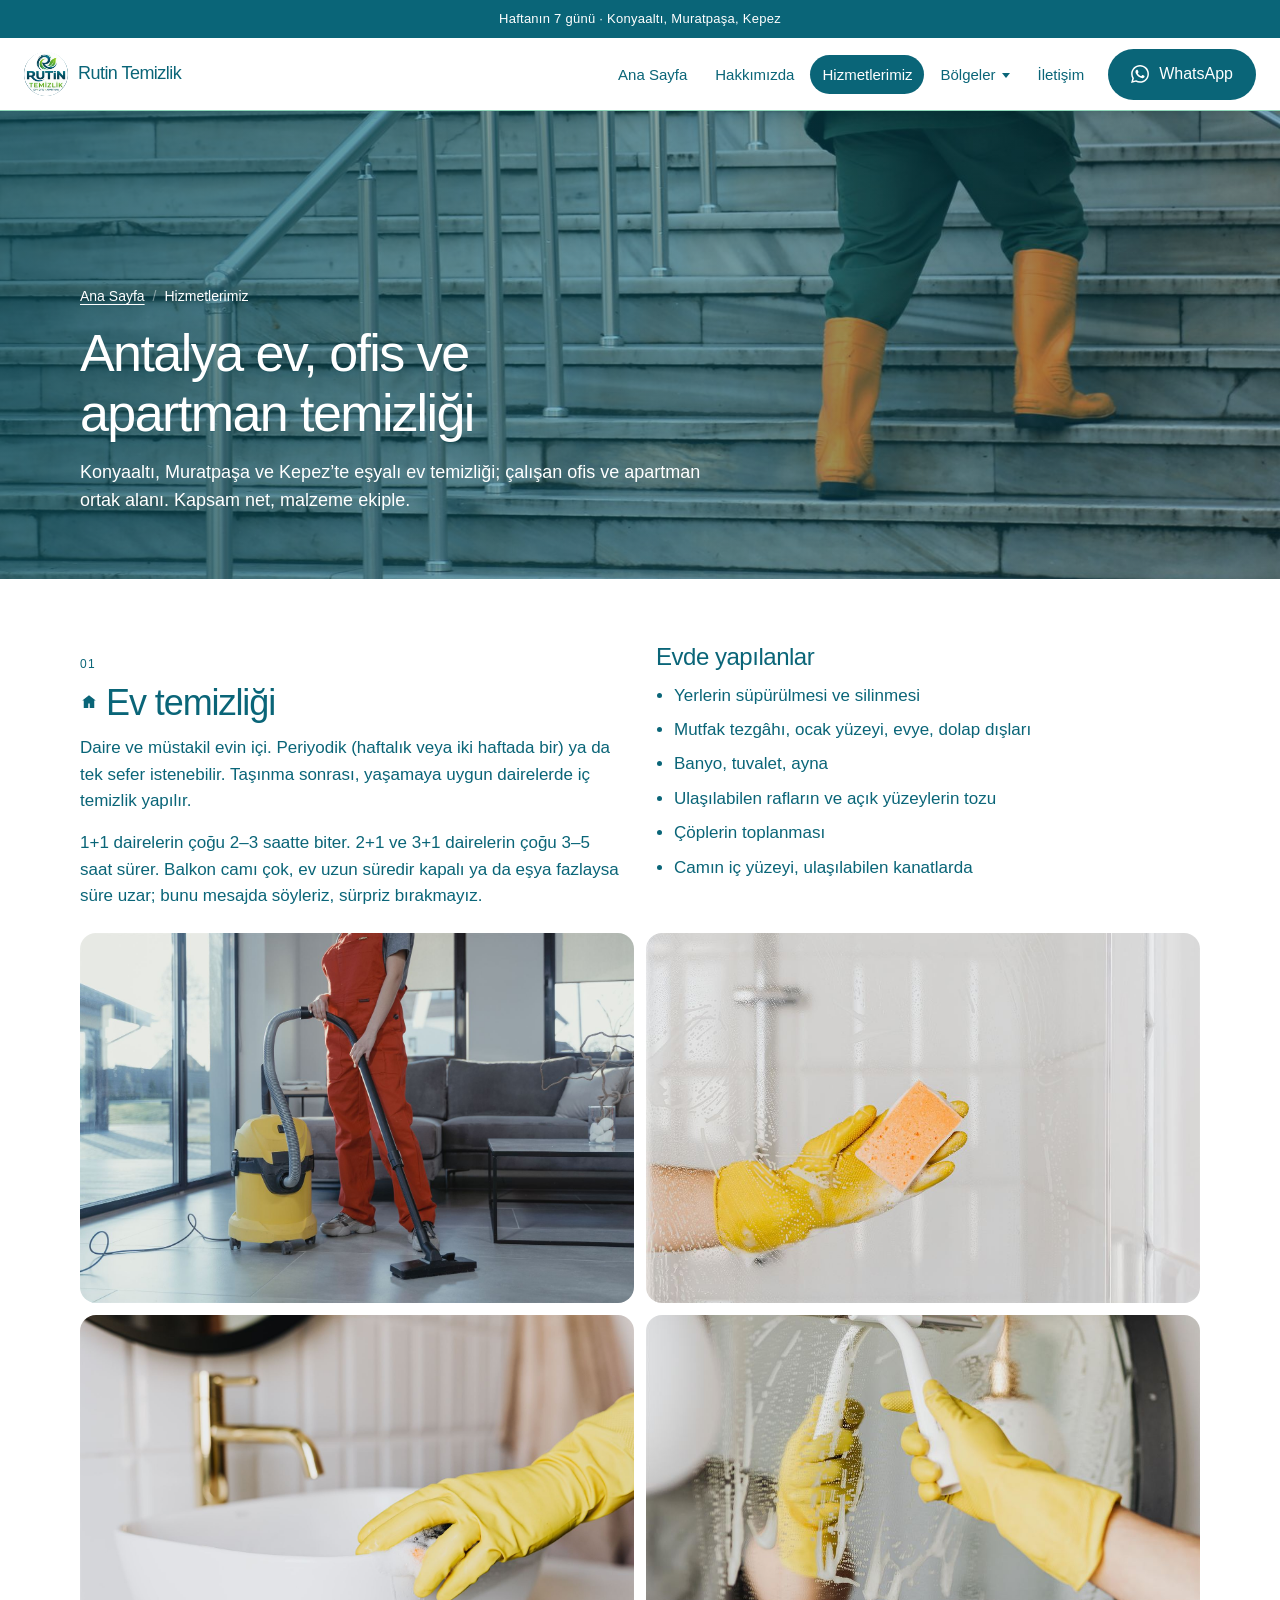
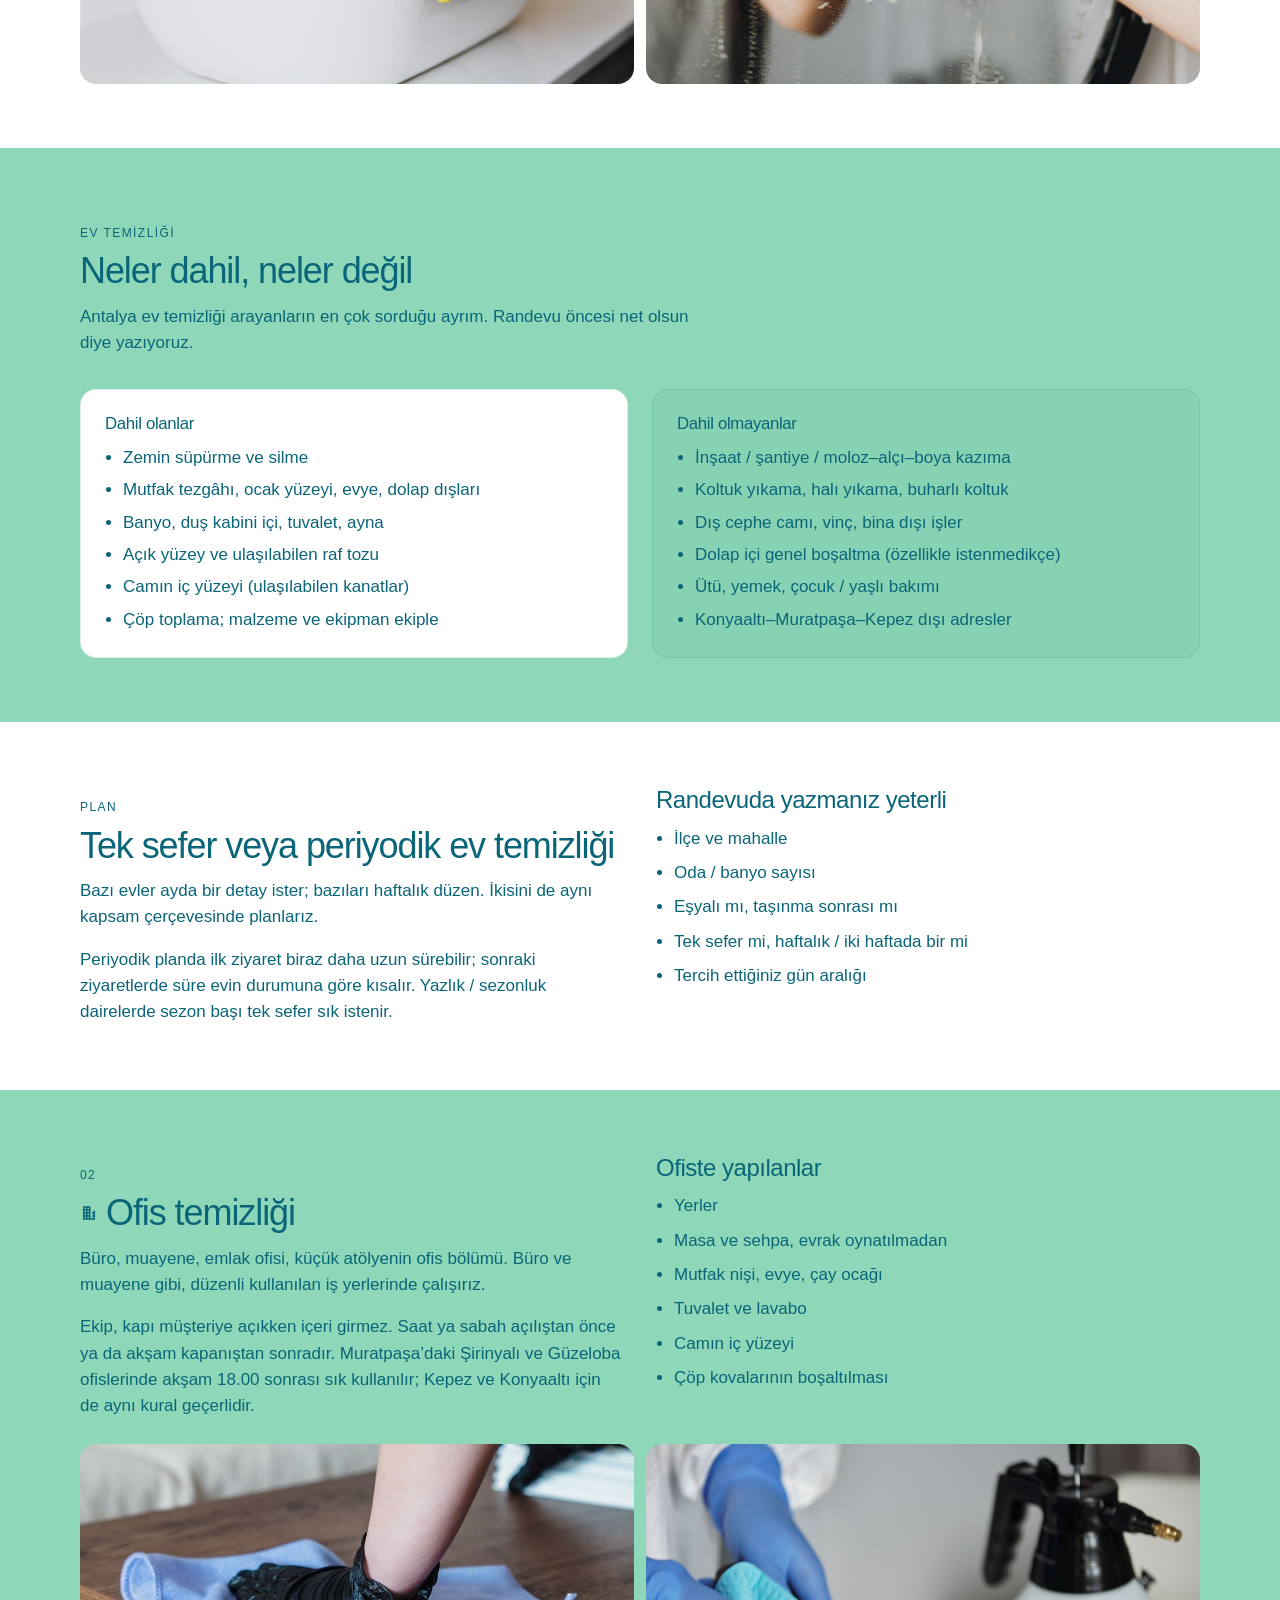
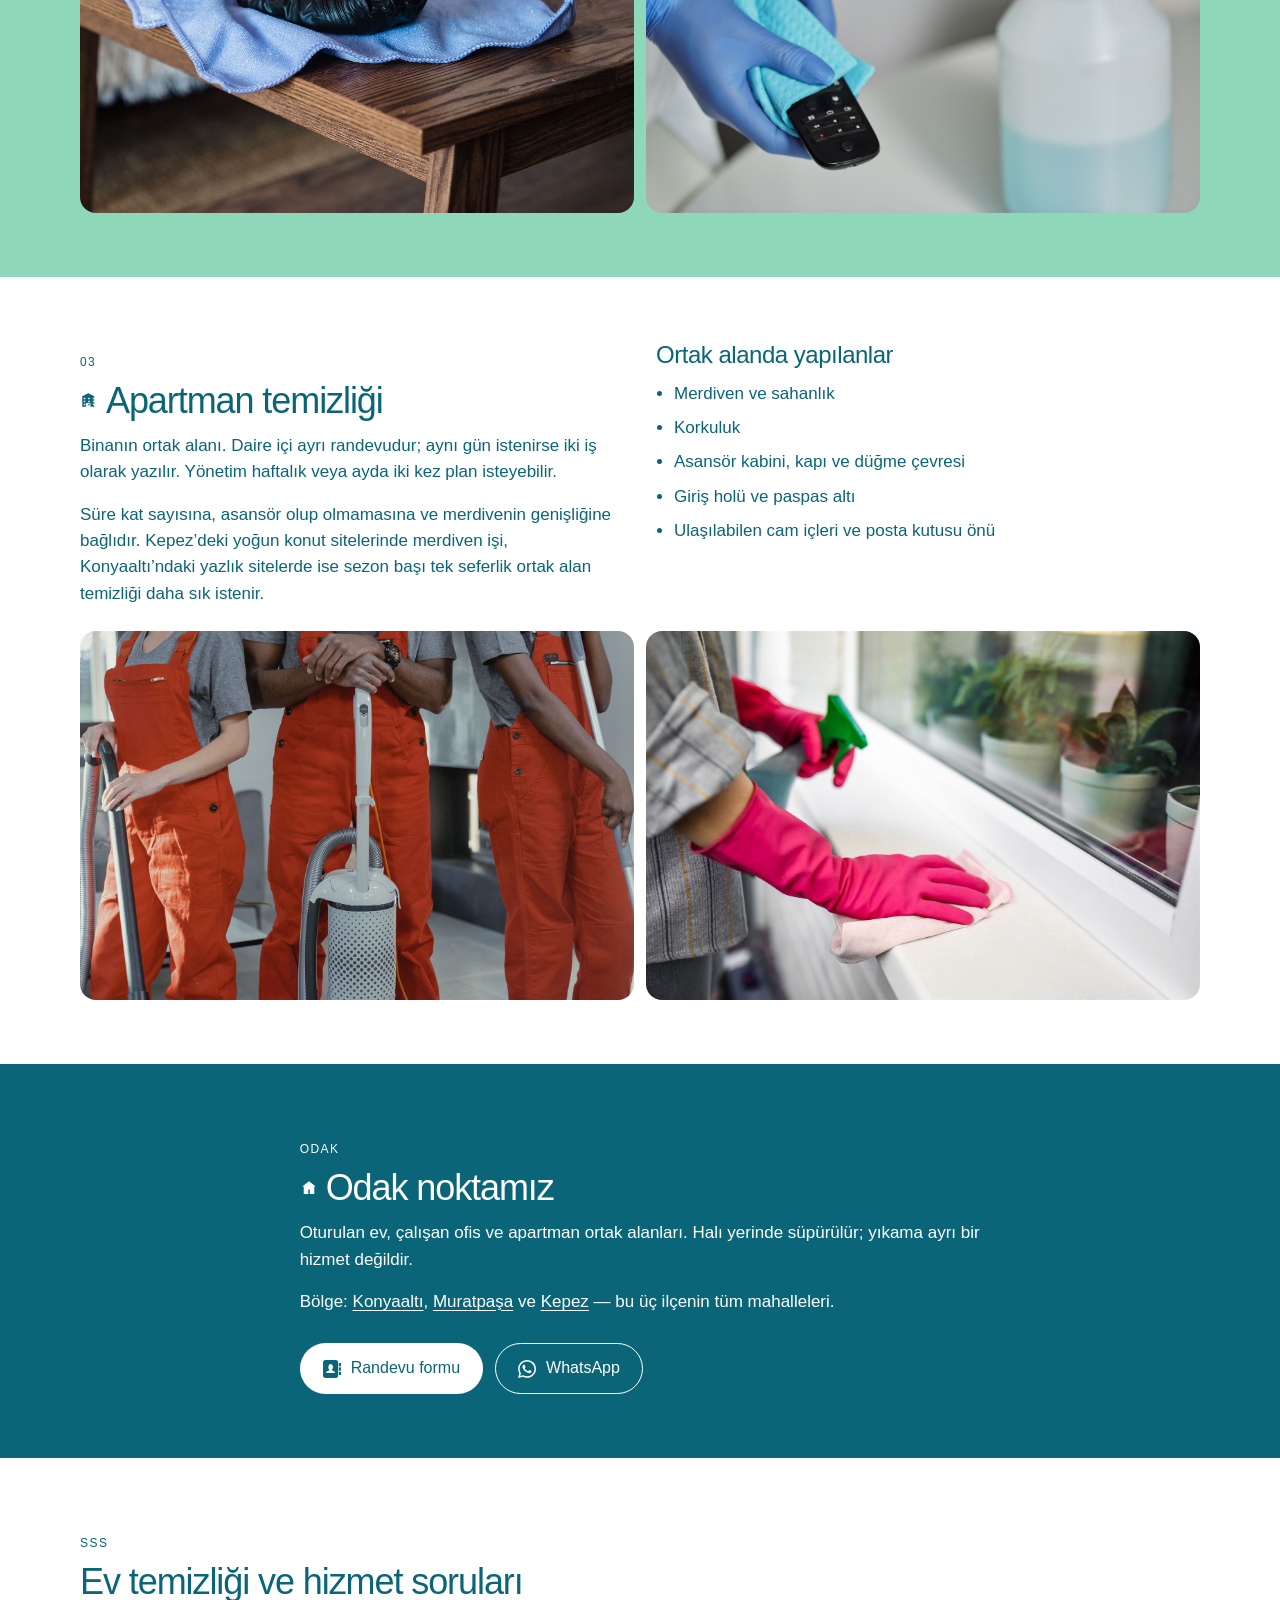
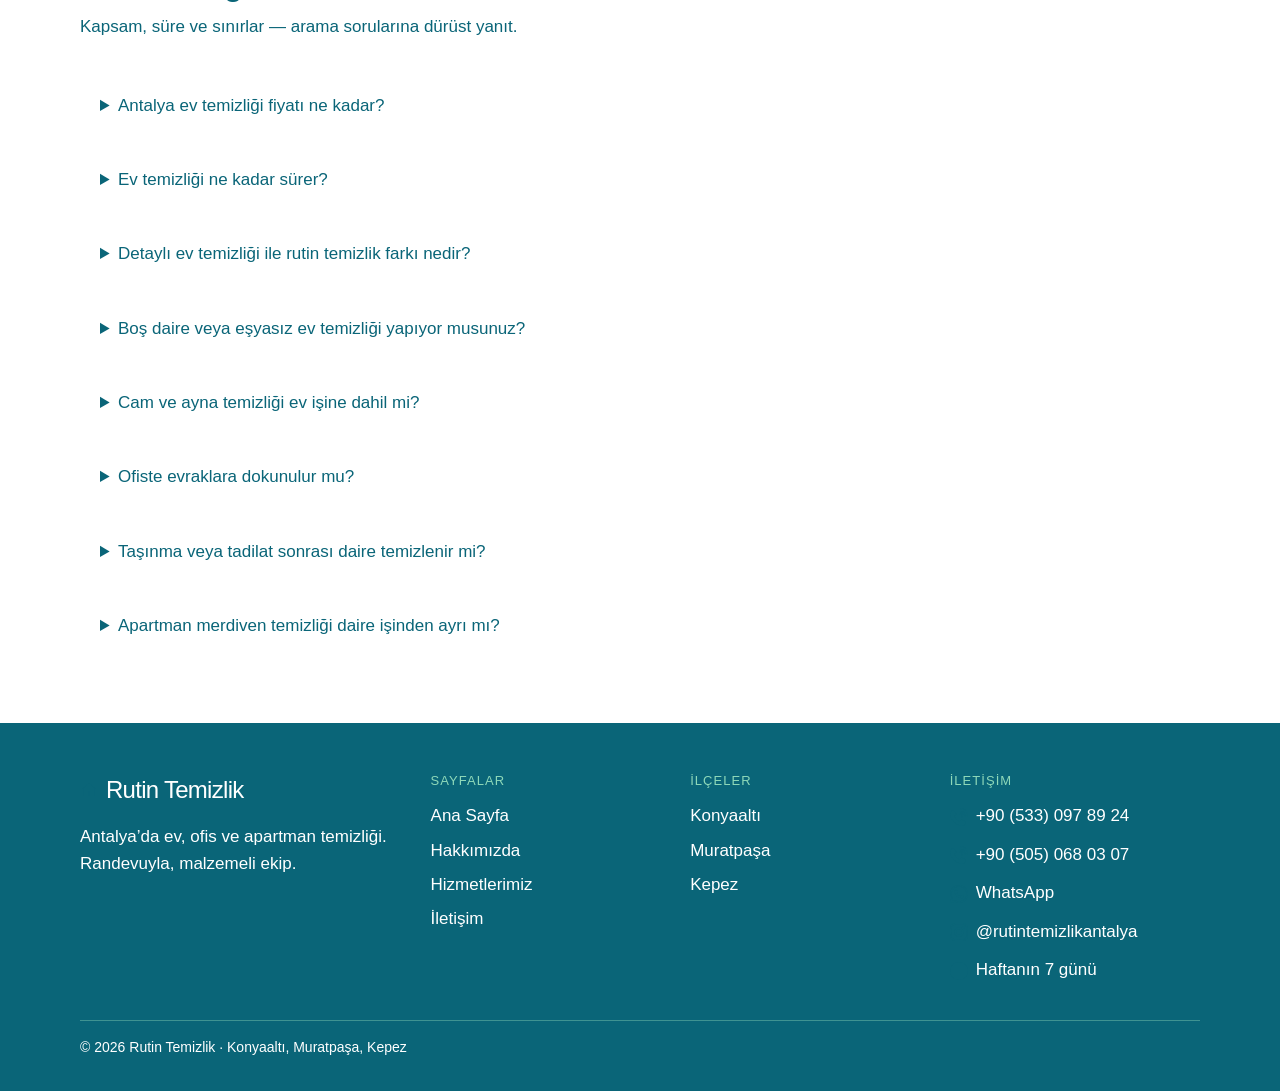
<file: hizmetlerimiz/index.html>
<!DOCTYPE html>
<html lang="tr">
<head>
  <meta charset="utf-8">
  <meta name="viewport" content="width=device-width, initial-scale=1">
  <title>Ev, Ofis ve Apartman Temizliği | Rutin</title>
  <meta name="description" content="Antalya ev temizliği kapsamı: mutfak, banyo, zemin, cam içi. Ofis ve apartman ortak alanı. Konyaaltı, Muratpaşa, Kepez. Neler dahil / değil net.">
  <link rel="canonical" href="https://www.rutintemizlikantalya.com.tr/hizmetlerimiz/">
  <meta name="robots" content="index, follow">
  <meta name="theme-color" content="#0A6578">
  <meta property="og:type" content="website">
  <meta property="og:locale" content="tr_TR">
  <meta property="og:site_name" content="Rutin Temizlik">
  <meta property="og:title" content="Ev, Ofis ve Apartman Temizliği | Rutin">
  <meta property="og:description" content="Antalya ev temizliği kapsamı: mutfak, banyo, zemin, cam içi. Ofis ve apartman. Konyaaltı, Muratpaşa, Kepez.">
  <meta property="og:url" content="https://www.rutintemizlikantalya.com.tr/hizmetlerimiz/">
  <meta property="og:image" content="https://www.rutintemizlikantalya.com.tr/assets/images/page-hizmetler.jpg">
  <meta property="og:image:alt" content="Apartman merdiven ve ortak alan temizliği — Rutin Temizlik">
  <meta property="og:image:width" content="1600">
  <meta property="og:image:height" content="1067">
  <meta name="twitter:card" content="summary_large_image">
  <meta name="twitter:image" content="https://www.rutintemizlikantalya.com.tr/assets/images/page-hizmetler.jpg">
  <meta name="twitter:image:alt" content="Apartman merdiven ve ortak alan temizliği — Rutin Temizlik">
  <meta name="twitter:title" content="Ev, Ofis ve Apartman Temizliği | Rutin">
  <meta name="twitter:description" content="Antalya ev temizliği kapsamı: mutfak, banyo, zemin, cam içi. Ofis ve apartman. Konyaaltı, Muratpaşa, Kepez.">
  <link rel="icon" href="../assets/favicon.ico" sizes="any">
  <link rel="icon" type="image/png" sizes="32x32" href="../assets/favicon-32x32.png">
  <link rel="icon" type="image/png" sizes="16x16" href="../assets/favicon-16x16.png">
  <link rel="apple-touch-icon" href="../assets/apple-touch-icon.png">
  <link rel="manifest" href="../site.webmanifest">
  <link rel="stylesheet" href="../css/style.css">
</head>
<body data-page="services" data-schema="../assets/schema/hizmetlerimiz.json">
  <a class="skip" href="#icerik">İçeriğe geç</a>
  <div class="sticky-wrap">
    <p class="topbar">Haftanın 7 günü · Konyaaltı, Muratpaşa, Kepez</p>
    <header class="site-header">
      <a class="logo" href="../">
        <span class="logo-frame"><img src="../assets/logo-nav.png" width="192" height="192" alt=""></span>
        <span>Rutin Temizlik</span>
      </a>
      <button class="nav-toggle" type="button" aria-expanded="false" aria-controls="menu">Menü</button>
      <nav class="nav" id="menu" aria-label="Ana menü">
        <a href="../" data-nav="home">Ana Sayfa</a>
        <a href="../hakkimizda/" data-nav="about">Hakkımızda</a>
        <a href="../hizmetlerimiz/" data-nav="services">Hizmetlerimiz</a>
        <details class="nav-sub">
          <summary>Bölgeler</summary>
          <div class="nav-sub-panel">
            <a href="../konyaalti/" data-nav="konyaalti">Konyaaltı</a>
            <a href="../muratpasa/" data-nav="muratpasa">Muratpaşa</a>
            <a href="../kepez/" data-nav="kepez">Kepez</a>
          </div>
        </details>
        <a href="../iletisim/" data-nav="contact">İletişim</a>
      </nav>
      <a class="btn btn-fill header-cta" href="https://wa.me/905330978924" target="_blank" rel="noopener noreferrer"><img class="icon" src="../assets/icons/whatsapp.svg" width="18" height="18" alt=""> WhatsApp</a>
    </header>
  </div>
  <main id="icerik">
    <section class="page-hero page-hero--media" aria-labelledby="sayfa-baslik">
      <img class="page-hero__media" src="../assets/images/page-hizmetler.jpg" width="1600" height="1067" alt="Apartman merdiven temizliği">
      <div class="page-hero__veil" aria-hidden="true"></div>
      <div class="wrap">
        <nav class="breadcrumb" aria-label="Sayfa yolu">
          <a href="../">Ana Sayfa</a>
          <span class="breadcrumb__sep" aria-hidden="true">/</span>
          <span aria-current="page">Hizmetlerimiz</span>
        </nav>
        <h1 id="sayfa-baslik">Antalya ev, ofis ve apartman temizliği</h1>
        <p class="lede">Konyaaltı, Muratpaşa ve Kepez’te eşyalı ev temizliği; çalışan ofis ve apartman ortak alanı. Kapsam net, malzeme ekiple.</p>
      </div>
    </section>

    <section class="section reveal band-paper" id="ev-temizligi" aria-labelledby="ev-baslik">
      <div class="wrap two-col">
        <div class="prose">
          <p class="kicker">01</p>
          <h2 id="ev-baslik" class="contact-line"><img class="icon icon-ink" src="../assets/icons/home.svg" width="22" height="22" alt=""> Ev temizliği</h2>
          <p>Daire ve müstakil evin içi. Periyodik (haftalık veya iki haftada bir) ya da tek sefer istenebilir. Taşınma sonrası, yaşamaya uygun dairelerde iç temizlik yapılır.</p>
          <p>1+1 dairelerin çoğu 2–3 saatte biter. 2+1 ve 3+1 dairelerin çoğu 3–5 saat sürer. Balkon camı çok, ev uzun süredir kapalı ya da eşya fazlaysa süre uzar; bunu mesajda söyleriz, sürpriz bırakmayız.</p>
        </div>
        <div class="prose">
          <h3>Evde yapılanlar</h3>
          <ul>
            <li>Yerlerin süpürülmesi ve silinmesi</li>
            <li>Mutfak tezgâhı, ocak yüzeyi, evye, dolap dışları</li>
            <li>Banyo, tuvalet, ayna</li>
            <li>Ulaşılabilen rafların ve açık yüzeylerin tozu</li>
            <li>Çöplerin toplanması</li>
            <li>Camın iç yüzeyi, ulaşılabilen kanatlarda</li>
          </ul>
        </div>
      </div>
      <div class="wrap photo-row mt-24">
        <img src="../assets/images/ev-salon-supurge.jpg" width="1600" height="1067" alt="Salonda yer süpüren görevli" loading="lazy">
        <img src="../assets/images/banyo-dus.jpg" width="1067" height="1600" alt="Duşakabin camını süngerle silen el" loading="lazy">
        <img src="../assets/images/lavabo-temizlik.jpg" width="1600" height="1067" alt="Lavabo kenarını silen sarı eldiven" loading="lazy">
        <img src="../assets/images/ayna-silme.jpg" width="1067" height="1600" alt="Yuvarlak aynayı çekçekle silme" loading="lazy">
      </div>
    </section>

    <section class="section reveal band-mist" id="ev-kapsam" aria-labelledby="kapsam-baslik">
      <div class="wrap">
        <div class="section-head">
          <p class="kicker">Ev temizliği</p>
          <h2 id="kapsam-baslik">Neler dahil, neler değil</h2>
          <p>Antalya ev temizliği arayanların en çok sorduğu ayrım. Randevu öncesi net olsun diye yazıyoruz.</p>
        </div>
        <div class="scope-grid">
          <div class="scope-panel">
            <h3>Dahil olanlar</h3>
            <ul>
              <li>Zemin süpürme ve silme</li>
              <li>Mutfak tezgâhı, ocak yüzeyi, evye, dolap dışları</li>
              <li>Banyo, duş kabini içi, tuvalet, ayna</li>
              <li>Açık yüzey ve ulaşılabilen raf tozu</li>
              <li>Camın iç yüzeyi (ulaşılabilen kanatlar)</li>
              <li>Çöp toplama; malzeme ve ekipman ekiple</li>
            </ul>
          </div>
          <div class="scope-panel scope-panel--no">
            <h3>Dahil olmayanlar</h3>
            <ul>
              <li>İnşaat / şantiye / moloz–alçı–boya kazıma</li>
              <li>Koltuk yıkama, halı yıkama, buharlı koltuk</li>
              <li>Dış cephe camı, vinç, bina dışı işler</li>
              <li>Dolap içi genel boşaltma (özellikle istenmedikçe)</li>
              <li>Ütü, yemek, çocuk / yaşlı bakımı</li>
              <li>Konyaaltı–Muratpaşa–Kepez dışı adresler</li>
            </ul>
          </div>
        </div>
      </div>
    </section>

    <section class="section reveal band-paper" id="periyodik" aria-labelledby="periyodik-baslik">
      <div class="wrap two-col">
        <div class="prose">
          <p class="kicker">Plan</p>
          <h2 id="periyodik-baslik">Tek sefer veya periyodik ev temizliği</h2>
          <p>Bazı evler ayda bir detay ister; bazıları haftalık düzen. İkisini de aynı kapsam çerçevesinde planlarız.</p>
          <p>Periyodik planda ilk ziyaret biraz daha uzun sürebilir; sonraki ziyaretlerde süre evin durumuna göre kısalır. Yazlık / sezonluk dairelerde sezon başı tek sefer sık istenir.</p>
        </div>
        <div class="prose">
          <h3>Randevuda yazmanız yeterli</h3>
          <ul>
            <li>İlçe ve mahalle</li>
            <li>Oda / banyo sayısı</li>
            <li>Eşyalı mı, taşınma sonrası mı</li>
            <li>Tek sefer mi, haftalık / iki haftada bir mi</li>
            <li>Tercih ettiğiniz gün aralığı</li>
          </ul>
        </div>
      </div>
    </section>

    <section class="section reveal band-mist" id="ofis-temizligi" aria-labelledby="ofis-baslik">
      <div class="wrap two-col">
        <div class="prose">
          <p class="kicker">02</p>
          <h2 id="ofis-baslik" class="contact-line"><img class="icon icon-ink" src="../assets/icons/office.svg" width="22" height="22" alt=""> Ofis temizliği</h2>
          <p>Büro, muayene, emlak ofisi, küçük atölyenin ofis bölümü. Büro ve muayene gibi, düzenli kullanılan iş yerlerinde çalışırız.</p>
          <p>Ekip, kapı müşteriye açıkken içeri girmez. Saat ya sabah açılıştan önce ya da akşam kapanıştan sonradır. Muratpaşa’daki Şirinyalı ve Güzeloba ofislerinde akşam 18.00 sonrası sık kullanılır; Kepez ve Konyaaltı için de aynı kural geçerlidir.</p>
        </div>
        <div class="prose">
          <h3>Ofiste yapılanlar</h3>
          <ul>
            <li>Yerler</li>
            <li>Masa ve sehpa, evrak oynatılmadan</li>
            <li>Mutfak nişi, evye, çay ocağı</li>
            <li>Tuvalet ve lavabo</li>
            <li>Camın iç yüzeyi</li>
            <li>Çöp kovalarının boşaltılması</li>
          </ul>
        </div>
      </div>
      <div class="wrap photo-row mt-24">
        <img src="../assets/images/masa-silme.jpg" width="1067" height="1600" alt="Sehpa yüzeyini bezle silen el" loading="lazy">
        <img src="../assets/images/yuzey-temizlik.jpg" width="1600" height="1068" alt="Kumandayı bezle silme ve püskürtme şişesi" loading="lazy">
      </div>
    </section>

    <section class="section reveal band-paper" id="apartman-temizligi" aria-labelledby="apartman-baslik">
      <div class="wrap two-col">
        <div class="prose">
          <p class="kicker">03</p>
          <h2 id="apartman-baslik" class="contact-line"><img class="icon icon-ink" src="../assets/icons/building.svg" width="22" height="22" alt=""> Apartman temizliği</h2>
          <p>Binanın ortak alanı. Daire içi ayrı randevudur; aynı gün istenirse iki iş olarak yazılır. Yönetim haftalık veya ayda iki kez plan isteyebilir.</p>
          <p>Süre kat sayısına, asansör olup olmamasına ve merdivenin genişliğine bağlıdır. Kepez’deki yoğun konut sitelerinde merdiven işi, Konyaaltı’ndaki yazlık sitelerde ise sezon başı tek seferlik ortak alan temizliği daha sık istenir.</p>
        </div>
        <div class="prose">
          <h3>Ortak alanda yapılanlar</h3>
          <ul>
            <li>Merdiven ve sahanlık</li>
            <li>Korkuluk</li>
            <li>Asansör kabini, kapı ve düğme çevresi</li>
            <li>Giriş holü ve paspas altı</li>
            <li>Ulaşılabilen cam içleri ve posta kutusu önü</li>
          </ul>
        </div>
      </div>
      <div class="wrap photo-row mt-24">
        <img src="../assets/images/temizlik-ekibi.jpg" width="1600" height="1067" alt="Ortak alan işine çıkan temizlik ekibi" loading="lazy">
        <img src="../assets/images/pencere-onu.jpg" width="1600" height="1067" alt="Pencere pervazını bezle silen el" loading="lazy">
      </div>
    </section>

    <section class="section reveal band-ink" aria-labelledby="odak">
      <div class="wrap prose">
        <p class="kicker">Odak</p>
        <h2 id="odak" class="contact-line"><img class="icon" src="../assets/icons/home.svg" width="22" height="22" alt=""> Odak noktamız</h2>
        <p>Oturulan ev, çalışan ofis ve apartman ortak alanları. Halı yerinde süpürülür; yıkama ayrı bir hizmet değildir.</p>
        <p>Bölge: <a href="../konyaalti/">Konyaaltı</a>, <a href="../muratpasa/">Muratpaşa</a> ve <a href="../kepez/">Kepez</a> — bu üç ilçenin tüm mahalleleri.</p>
        <div class="cta-actions">
          <a class="btn btn-mint" href="../iletisim/"><img class="icon" src="../assets/icons/form.svg" width="18" height="18" alt=""> Randevu formu</a>
          <a class="btn btn-ghost" href="https://wa.me/905330978924" target="_blank" rel="noopener noreferrer"><img class="icon" src="../assets/icons/whatsapp.svg" width="18" height="18" alt=""> WhatsApp</a>
        </div>
      </div>
    </section>

    <section class="section reveal band-paper" aria-labelledby="hizmet-sss">
      <div class="wrap">
        <div class="section-head">
          <p class="kicker">SSS</p>
          <h2 id="hizmet-sss">Ev temizliği ve hizmet soruları</h2>
          <p>Kapsam, süre ve sınırlar — arama sorularına dürüst yanıt.</p>
        </div>
        <div class="faq mt-24">
          <details>
            <summary>Antalya ev temizliği fiyatı ne kadar?</summary>
            <p>Sabit tarife yayınlamıyoruz. Oda–banyo sayısı, eşya durumu, tek sefer veya periyodik oluşu ücreti değiştirir. WhatsApp’ta bilgiyi yazın; rakamı mesajda netleştiririz.</p>
          </details>
          <details>
            <summary>Ev temizliği ne kadar sürer?</summary>
            <p>1+1 dairelerin çoğu 2–3 saatte, 2+1 ve 3+1 dairelerin çoğu 3–5 saatte biter. Uzun süredir temizlenmemiş veya çok eşyalı evde süre uzar; bunu randevuda söyleriz.</p>
          </details>
          <details>
            <summary>Detaylı ev temizliği ile rutin temizlik farkı nedir?</summary>
            <p>Rutin / periyodik ziyaret düzeni korur. Uzun süre kapalı kalmış veya taşınma sonrası dairede ilk iş daha uzun sürebilir; bunu “detaylı tek sefer” diye planlarız. Kapsam yine mutfak–banyo–zemin–toz–cam içidir.</p>
          </details>
          <details>
            <summary>Boş daire veya eşyasız ev temizliği yapıyor musunuz?</summary>
            <p>Daire yaşamaya uygun ve güvenliyse ev temizliği yapılır. Eşyasız dairede süre genelde kısalır. İnşaat artığı / molozlu şantiye alınmaz.</p>
          </details>
          <details>
            <summary>Cam ve ayna temizliği ev işine dahil mi?</summary>
            <p>Evet: ulaşılabilen camın iç yüzeyi ve banyo aynası. Dış cephe ve vinç işi yoktur.</p>
          </details>
          <details>
            <summary>Ofiste evraklara dokunulur mu?</summary>
            <p>Hayır. Masa üstü, siz özellikle istemedikçe toparlanmaz. Yer, tuvalet, mutfak nişi, çöp ve camın iç yüzeyi yapılır.</p>
          </details>
          <details>
            <summary>Taşınma veya tadilat sonrası daire temizlenir mi?</summary>
            <p>Daire yaşamaya uygun durumdaysa ev temizliği yapılır. Odak noktamız oturulabilir mekânlardır; inşaat sonrası kaba temizlik değildir.</p>
          </details>
          <details>
            <summary>Apartman merdiven temizliği daire işinden ayrı mı?</summary>
            <p>Evet. Ortak alan ayrı randevudur. Aynı gün istenirse iki iş olarak yazılır; süre kat sayısı ve asansöre göre değişir.</p>
          </details>
        </div>
      </div>
    </section>
  </main>
  <footer class="site-footer">
    <div class="wrap footer-grid">
      <div>
        <p class="footer-brand contact-line"><img class="icon" src="../assets/icons/home.svg" width="18" height="18" alt=""> Rutin Temizlik</p>
        <p>Antalya’da ev, ofis ve apartman temizliği. Randevuyla, malzemeli ekip.</p>
      </div>
      <div>
        <p class="footer-title">Sayfalar</p>
        <ul>
          <li><a href="../">Ana Sayfa</a></li>
          <li><a href="../hakkimizda/">Hakkımızda</a></li>
          <li><a href="../hizmetlerimiz/">Hizmetlerimiz</a></li>
          <li><a href="../iletisim/">İletişim</a></li>
        </ul>
      </div>
      <div>
        <p class="footer-title">İlçeler</p>
        <ul>
          <li><a href="../konyaalti/">Konyaaltı</a></li>
          <li><a href="../muratpasa/">Muratpaşa</a></li>
          <li><a href="../kepez/">Kepez</a></li>
        </ul>
      </div>
      <div>
        <p class="footer-title">İletişim</p>
        <ul>
          <li><a class="contact-line" href="tel:+905330978924"><img class="icon" src="../assets/icons/phone.svg" width="18" height="18" alt=""> +90 (533) 097 89 24</a></li>
          <li><a class="contact-line" href="tel:+905050680307"><img class="icon" src="../assets/icons/phone.svg" width="18" height="18" alt=""> +90 (505) 068 03 07</a></li>
          <li><a class="contact-line" href="https://wa.me/905330978924" target="_blank" rel="noopener noreferrer"><img class="icon" src="../assets/icons/whatsapp.svg" width="18" height="18" alt=""> WhatsApp</a></li>
          <li><a class="contact-line" href="https://www.instagram.com/rutintemizlikantalya/" target="_blank" rel="noopener noreferrer"><img class="icon" src="../assets/icons/instagram.svg" width="18" height="18" alt=""> @rutintemizlikantalya</a></li>
          <li><span class="contact-line"><img class="icon" src="../assets/icons/clock.svg" width="18" height="18" alt=""> Haftanın 7 günü</span></li>
        </ul>
      </div>
    </div>
    <div class="wrap footer-bottom">
      <p>© <span data-year>2026</span> Rutin Temizlik · Konyaaltı, Muratpaşa, Kepez</p>
    </div>
  </footer>
    <div class="mobile-bar">
    <a class="btn btn-line" href="tel:+905330978924"><img class="icon" src="../assets/icons/phone.svg" width="18" height="18" alt=""> Ara</a>
    <a class="btn btn-fill" href="https://wa.me/905330978924" target="_blank" rel="noopener noreferrer"><img class="icon" src="../assets/icons/whatsapp.svg" width="18" height="18" alt=""> WhatsApp</a>
  </div>
  <script src="../js/main.js" defer></script>
</body>
</html>
</file>
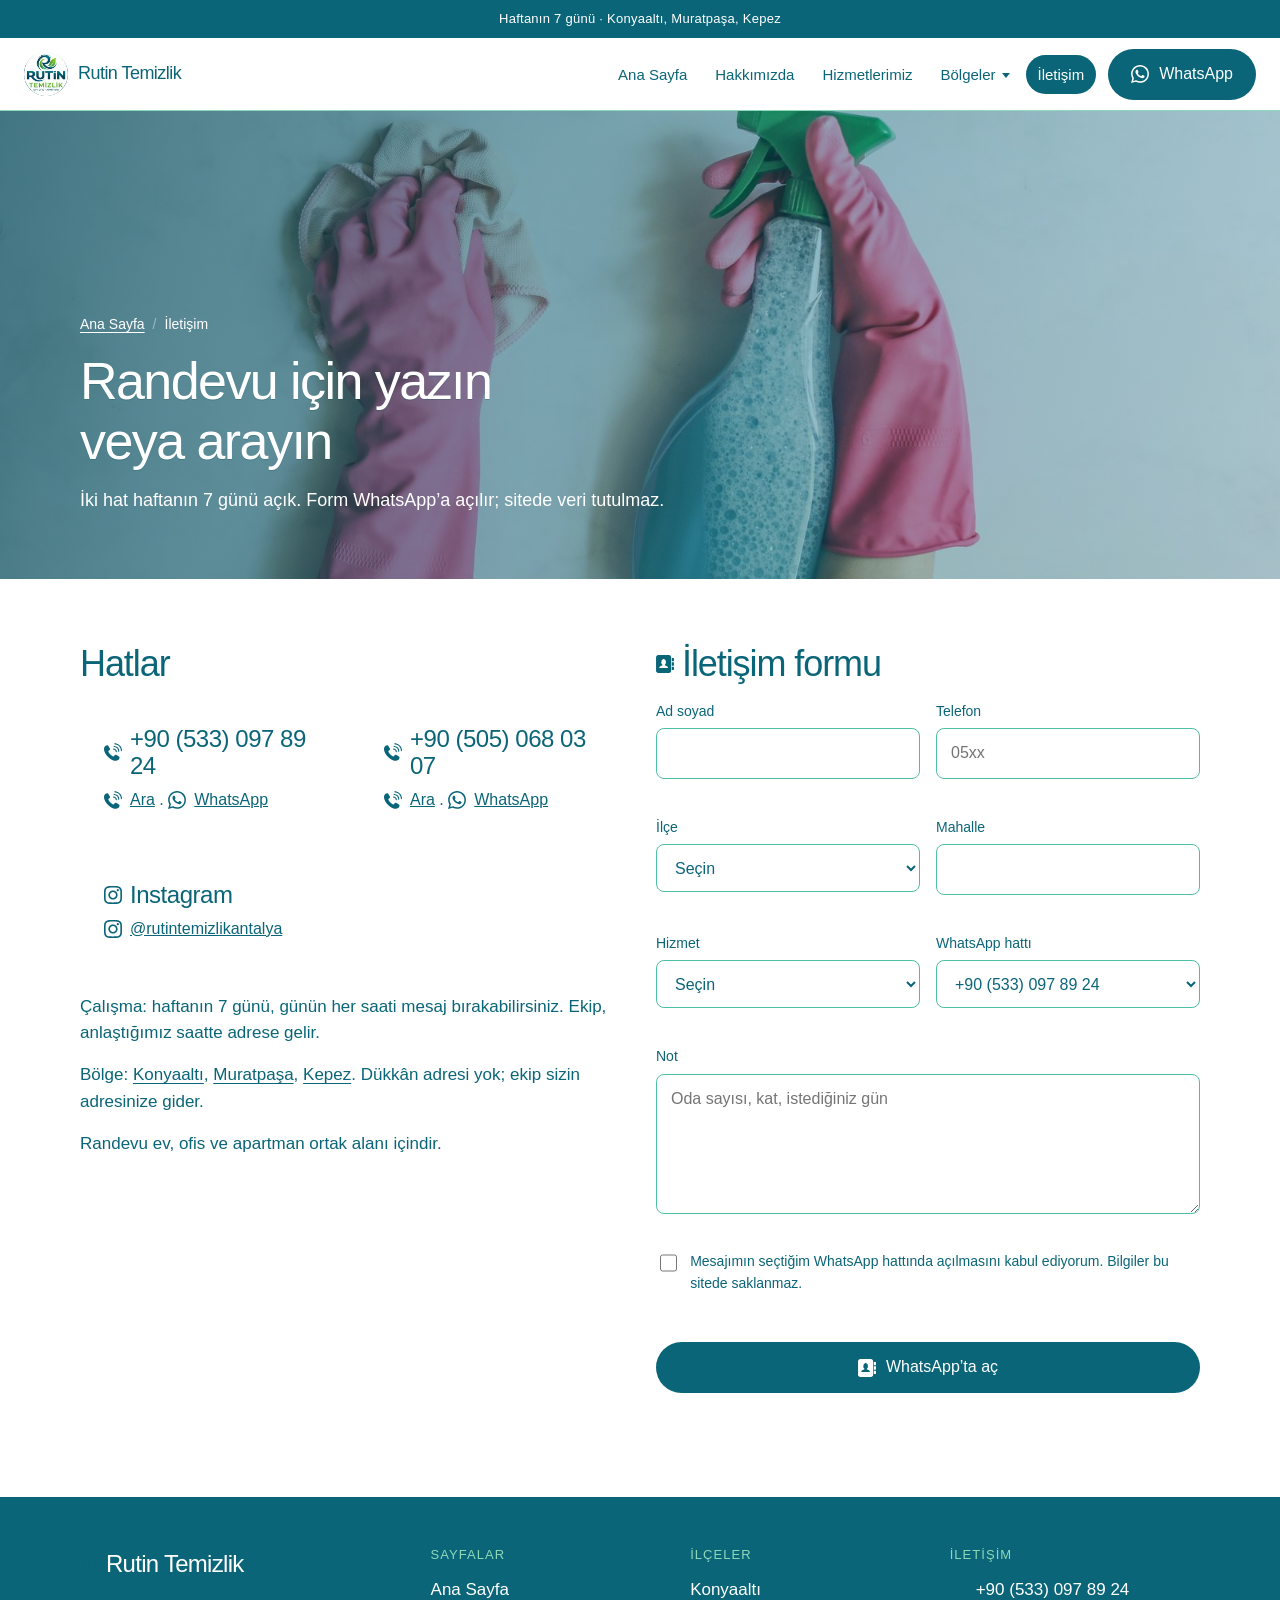
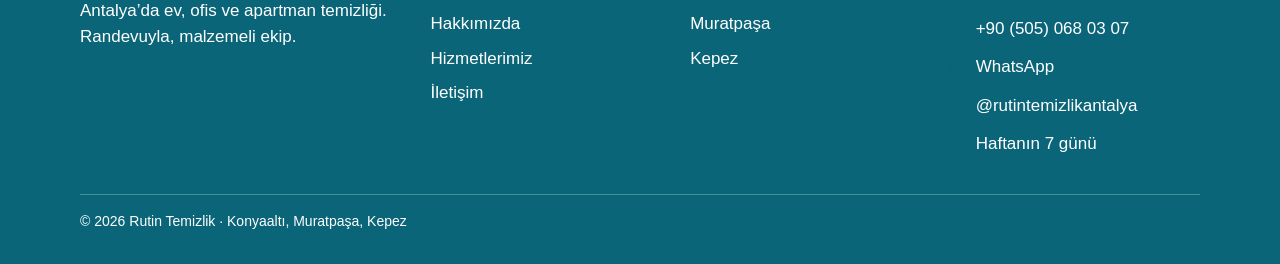
<file: iletisim/index.html>
<!DOCTYPE html>
<html lang="tr">
<head>
  <meta charset="utf-8">
  <meta name="viewport" content="width=device-width, initial-scale=1">
  <title>İletişim | Rutin Temizlik Antalya</title>
  <meta name="description" content="Rutin Temizlik randevusu: +90 (533) 097 89 24 ve +90 (505) 068 03 07. Form WhatsApp sohbetini açar.">
  <link rel="canonical" href="https://www.rutintemizlikantalya.com.tr/iletisim/">
  <meta name="robots" content="index, follow">
  <meta name="theme-color" content="#0A6578">
  <meta property="og:type" content="website">
  <meta property="og:locale" content="tr_TR">
  <meta property="og:site_name" content="Rutin Temizlik">
  <meta property="og:title" content="İletişim | Rutin Temizlik Antalya">
  <meta property="og:description" content="Rutin Temizlik randevusu: +90 (533) 097 89 24 ve +90 (505) 068 03 07. Form WhatsApp sohbetini açar.">
  <meta property="og:url" content="https://www.rutintemizlikantalya.com.tr/iletisim/">
  <meta property="og:image" content="https://www.rutintemizlikantalya.com.tr/assets/images/page-iletisim.jpg">
  <meta property="og:image:alt" content="Rutin Temizlik iletişim — Antalya randevu hatları">
  <meta property="og:image:width" content="1600">
  <meta property="og:image:height" content="1067">
  <meta name="twitter:card" content="summary_large_image">
  <meta name="twitter:image" content="https://www.rutintemizlikantalya.com.tr/assets/images/page-iletisim.jpg">
  <meta name="twitter:image:alt" content="Rutin Temizlik iletişim — Antalya randevu hatları">
  <meta name="twitter:title" content="İletişim | Rutin Temizlik Antalya">
  <meta name="twitter:description" content="Rutin Temizlik randevusu: +90 (533) 097 89 24 ve +90 (505) 068 03 07. Form WhatsApp sohbetini açar.">
  <link rel="icon" href="../assets/favicon.ico" sizes="any">
  <link rel="icon" type="image/png" sizes="32x32" href="../assets/favicon-32x32.png">
  <link rel="icon" type="image/png" sizes="16x16" href="../assets/favicon-16x16.png">
  <link rel="apple-touch-icon" href="../assets/apple-touch-icon.png">
  <link rel="manifest" href="../site.webmanifest">
  <link rel="stylesheet" href="../css/style.css">
</head>
<body data-page="contact" data-schema="../assets/schema/iletisim.json">
  <a class="skip" href="#icerik">İçeriğe geç</a>
  <div class="sticky-wrap">
    <p class="topbar">Haftanın 7 günü · Konyaaltı, Muratpaşa, Kepez</p>
    <header class="site-header">
      <a class="logo" href="../">
        <span class="logo-frame"><img src="../assets/logo-nav.png" width="192" height="192" alt=""></span>
        <span>Rutin Temizlik</span>
      </a>
      <button class="nav-toggle" type="button" aria-expanded="false" aria-controls="menu">Menü</button>
      <nav class="nav" id="menu" aria-label="Ana menü">
        <a href="../" data-nav="home">Ana Sayfa</a>
        <a href="../hakkimizda/" data-nav="about">Hakkımızda</a>
        <a href="../hizmetlerimiz/" data-nav="services">Hizmetlerimiz</a>
        <details class="nav-sub">
          <summary>Bölgeler</summary>
          <div class="nav-sub-panel">
            <a href="../konyaalti/" data-nav="konyaalti">Konyaaltı</a>
            <a href="../muratpasa/" data-nav="muratpasa">Muratpaşa</a>
            <a href="../kepez/" data-nav="kepez">Kepez</a>
          </div>
        </details>
        <a href="../iletisim/" data-nav="contact">İletişim</a>
      </nav>
      <a class="btn btn-fill header-cta" href="https://wa.me/905330978924" target="_blank" rel="noopener noreferrer"><img class="icon" src="../assets/icons/whatsapp.svg" width="18" height="18" alt=""> WhatsApp</a>
    </header>
  </div>
  <main id="icerik">
    <section class="page-hero page-hero--media page-hero--iletisim" aria-labelledby="sayfa-baslik">
      <video class="page-hero__media" muted playsinline autoplay loop preload="metadata" poster="../assets/images/page-iletisim.jpg" aria-hidden="true">
        <source src="../assets/video/iletisim-header.mp4" type="video/mp4">
      </video>
      <div class="page-hero__veil" aria-hidden="true"></div>
      <div class="wrap">
        <nav class="breadcrumb" aria-label="Sayfa yolu">
          <a href="../">Ana Sayfa</a>
          <span class="breadcrumb__sep" aria-hidden="true">/</span>
          <span aria-current="page">İletişim</span>
        </nav>
        <h1 id="sayfa-baslik">Randevu için yazın veya arayın</h1>
        <p class="lede">İki hat haftanın 7 günü açık. Form WhatsApp’a açılır; sitede veri tutulmaz.</p>
      </div>
    </section>
    <section class="section reveal band-paper">
      <div class="wrap two-col">
        <div>
          <h2>Hatlar</h2>
          <div class="contact-cards mt-16">
            <article class="card">
              <h3 class="contact-line"><img class="icon icon-ink" src="../assets/icons/phone.svg" width="18" height="18" alt=""> +90 (533) 097 89 24</h3>
              <p><a class="contact-line" href="tel:+905330978924"><img class="icon icon-ink" src="../assets/icons/phone.svg" width="16" height="16" alt=""> Ara</a> · <a class="contact-line" href="https://wa.me/905330978924" target="_blank" rel="noopener noreferrer"><img class="icon icon-ink" src="../assets/icons/whatsapp.svg" width="16" height="16" alt=""> WhatsApp</a></p>
            </article>
            <article class="card">
              <h3 class="contact-line"><img class="icon icon-ink" src="../assets/icons/phone.svg" width="18" height="18" alt=""> +90 (505) 068 03 07</h3>
              <p><a class="contact-line" href="tel:+905050680307"><img class="icon icon-ink" src="../assets/icons/phone.svg" width="16" height="16" alt=""> Ara</a> · <a class="contact-line" href="https://wa.me/905050680307" target="_blank" rel="noopener noreferrer"><img class="icon icon-ink" src="../assets/icons/whatsapp.svg" width="16" height="16" alt=""> WhatsApp</a></p>
            </article>
            <article class="card">
              <h3 class="contact-line"><img class="icon icon-ink" src="../assets/icons/instagram.svg" width="18" height="18" alt=""> Instagram</h3>
              <p><a class="contact-line" href="https://www.instagram.com/rutintemizlikantalya/" target="_blank" rel="noopener noreferrer"><img class="icon icon-ink" src="../assets/icons/instagram.svg" width="16" height="16" alt=""> @rutintemizlikantalya</a></p>
            </article>
          </div>
          <div class="prose mt-24">
            <p>Çalışma: haftanın 7 günü, günün her saati mesaj bırakabilirsiniz. Ekip, anlaştığımız saatte adrese gelir.</p>
            <p>Bölge: <a href="../konyaalti/">Konyaaltı</a>, <a href="../muratpasa/">Muratpaşa</a>, <a href="../kepez/">Kepez</a>. Dükkân adresi yok; ekip sizin adresinize gider.</p>
            <p>Randevu ev, ofis ve apartman ortak alanı içindir.</p>
          </div>
        </div>
        <div>
          <h2 class="contact-line"><img class="icon icon-ink" src="../assets/icons/form.svg" width="22" height="22" alt=""> İletişim formu</h2>
          <noscript>
            <p>Form için JavaScript gerekir. Doğrudan yazın: <a href="https://wa.me/905330978924">+90 (533) 097 89 24</a> veya <a href="https://wa.me/905050680307">+90 (505) 068 03 07</a>.</p>
          </noscript>
          <form id="randevu-form" class="form mt-16" action="#" method="post" novalidate>
            <div class="honeypot" aria-hidden="true">
              <label>Bu alanı boş bırakın
                <input type="text" name="hp_field" tabindex="-1" autocomplete="off">
              </label>
            </div>
            <div class="form-grid">
              <label>Ad soyad
                <input name="ad" type="text" autocomplete="name" maxlength="80" required>
                <span class="field-error" data-error-for="ad"></span>
              </label>
              <label>Telefon
                <input name="telefon" type="tel" autocomplete="tel" inputmode="tel" maxlength="20" placeholder="05xx" required>
                <span class="field-error" data-error-for="telefon"></span>
              </label>
              <label>İlçe
                <select name="ilce" required>
                  <option value="">Seçin</option>
                  <option>Konyaaltı</option>
                  <option>Muratpaşa</option>
                  <option>Kepez</option>
                </select>
                <span class="field-error" data-error-for="ilce"></span>
              </label>
              <label>Mahalle
                <input name="mahalle" type="text" maxlength="80" required>
                <span class="field-error" data-error-for="mahalle"></span>
              </label>
              <label>Hizmet
                <select name="hizmet" required>
                  <option value="">Seçin</option>
                  <option>Ev temizliği</option>
                  <option>Ofis temizliği</option>
                  <option>Apartman temizliği</option>
                </select>
                <span class="field-error" data-error-for="hizmet"></span>
              </label>
              <label>WhatsApp hattı
                <select name="hat" required>
                  <option value="905330978924">+90 (533) 097 89 24</option>
                  <option value="905050680307">+90 (505) 068 03 07</option>
                </select>
                <span class="field-error" data-error-for="hat"></span>
              </label>
              <label class="span-2">Not
                <textarea name="mesaj" maxlength="600" placeholder="Oda sayısı, kat, istediğiniz gün"></textarea>
                <span class="field-error" data-error-for="mesaj"></span>
              </label>
            </div>
            <label class="check">
              <input name="onay" type="checkbox" required>
              <span>Mesajımın seçtiğim WhatsApp hattında açılmasını kabul ediyorum. Bilgiler bu sitede saklanmaz.</span>
            </label>
            <span class="field-error" data-error-for="onay"></span>
            <button class="btn btn-fill" type="submit"><img class="icon" src="../assets/icons/form.svg" width="18" height="18" alt=""> WhatsApp’ta aç</button>
            <p id="form-status" class="form-status" role="status"></p>
          </form>
        </div>
      </div>
    </section>
  </main>
  <footer class="site-footer">
    <div class="wrap footer-grid">
      <div>
        <p class="footer-brand contact-line"><img class="icon" src="../assets/icons/home.svg" width="18" height="18" alt=""> Rutin Temizlik</p>
        <p>Antalya’da ev, ofis ve apartman temizliği. Randevuyla, malzemeli ekip.</p>
      </div>
      <div>
        <p class="footer-title">Sayfalar</p>
        <ul>
          <li><a href="../">Ana Sayfa</a></li>
          <li><a href="../hakkimizda/">Hakkımızda</a></li>
          <li><a href="../hizmetlerimiz/">Hizmetlerimiz</a></li>
          <li><a href="../iletisim/">İletişim</a></li>
        </ul>
      </div>
      <div>
        <p class="footer-title">İlçeler</p>
        <ul>
          <li><a href="../konyaalti/">Konyaaltı</a></li>
          <li><a href="../muratpasa/">Muratpaşa</a></li>
          <li><a href="../kepez/">Kepez</a></li>
        </ul>
      </div>
      <div>
        <p class="footer-title">İletişim</p>
        <ul>
          <li><a class="contact-line" href="tel:+905330978924"><img class="icon" src="../assets/icons/phone.svg" width="18" height="18" alt=""> +90 (533) 097 89 24</a></li>
          <li><a class="contact-line" href="tel:+905050680307"><img class="icon" src="../assets/icons/phone.svg" width="18" height="18" alt=""> +90 (505) 068 03 07</a></li>
          <li><a class="contact-line" href="https://wa.me/905330978924" target="_blank" rel="noopener noreferrer"><img class="icon" src="../assets/icons/whatsapp.svg" width="18" height="18" alt=""> WhatsApp</a></li>
          <li><a class="contact-line" href="https://www.instagram.com/rutintemizlikantalya/" target="_blank" rel="noopener noreferrer"><img class="icon" src="../assets/icons/instagram.svg" width="18" height="18" alt=""> @rutintemizlikantalya</a></li>
          <li><span class="contact-line"><img class="icon" src="../assets/icons/clock.svg" width="18" height="18" alt=""> Haftanın 7 günü</span></li>
        </ul>
      </div>
    </div>
    <div class="wrap footer-bottom">
      <p>© <span data-year>2026</span> Rutin Temizlik · Konyaaltı, Muratpaşa, Kepez</p>
    </div>
  </footer>
    <div class="mobile-bar">
    <a class="btn btn-line" href="tel:+905330978924"><img class="icon" src="../assets/icons/phone.svg" width="18" height="18" alt=""> Ara</a>
    <a class="btn btn-fill" href="https://wa.me/905330978924" target="_blank" rel="noopener noreferrer"><img class="icon" src="../assets/icons/whatsapp.svg" width="18" height="18" alt=""> WhatsApp</a>
  </div>
  <script src="../js/main.js" defer></script>
</body>
</html>
</file>
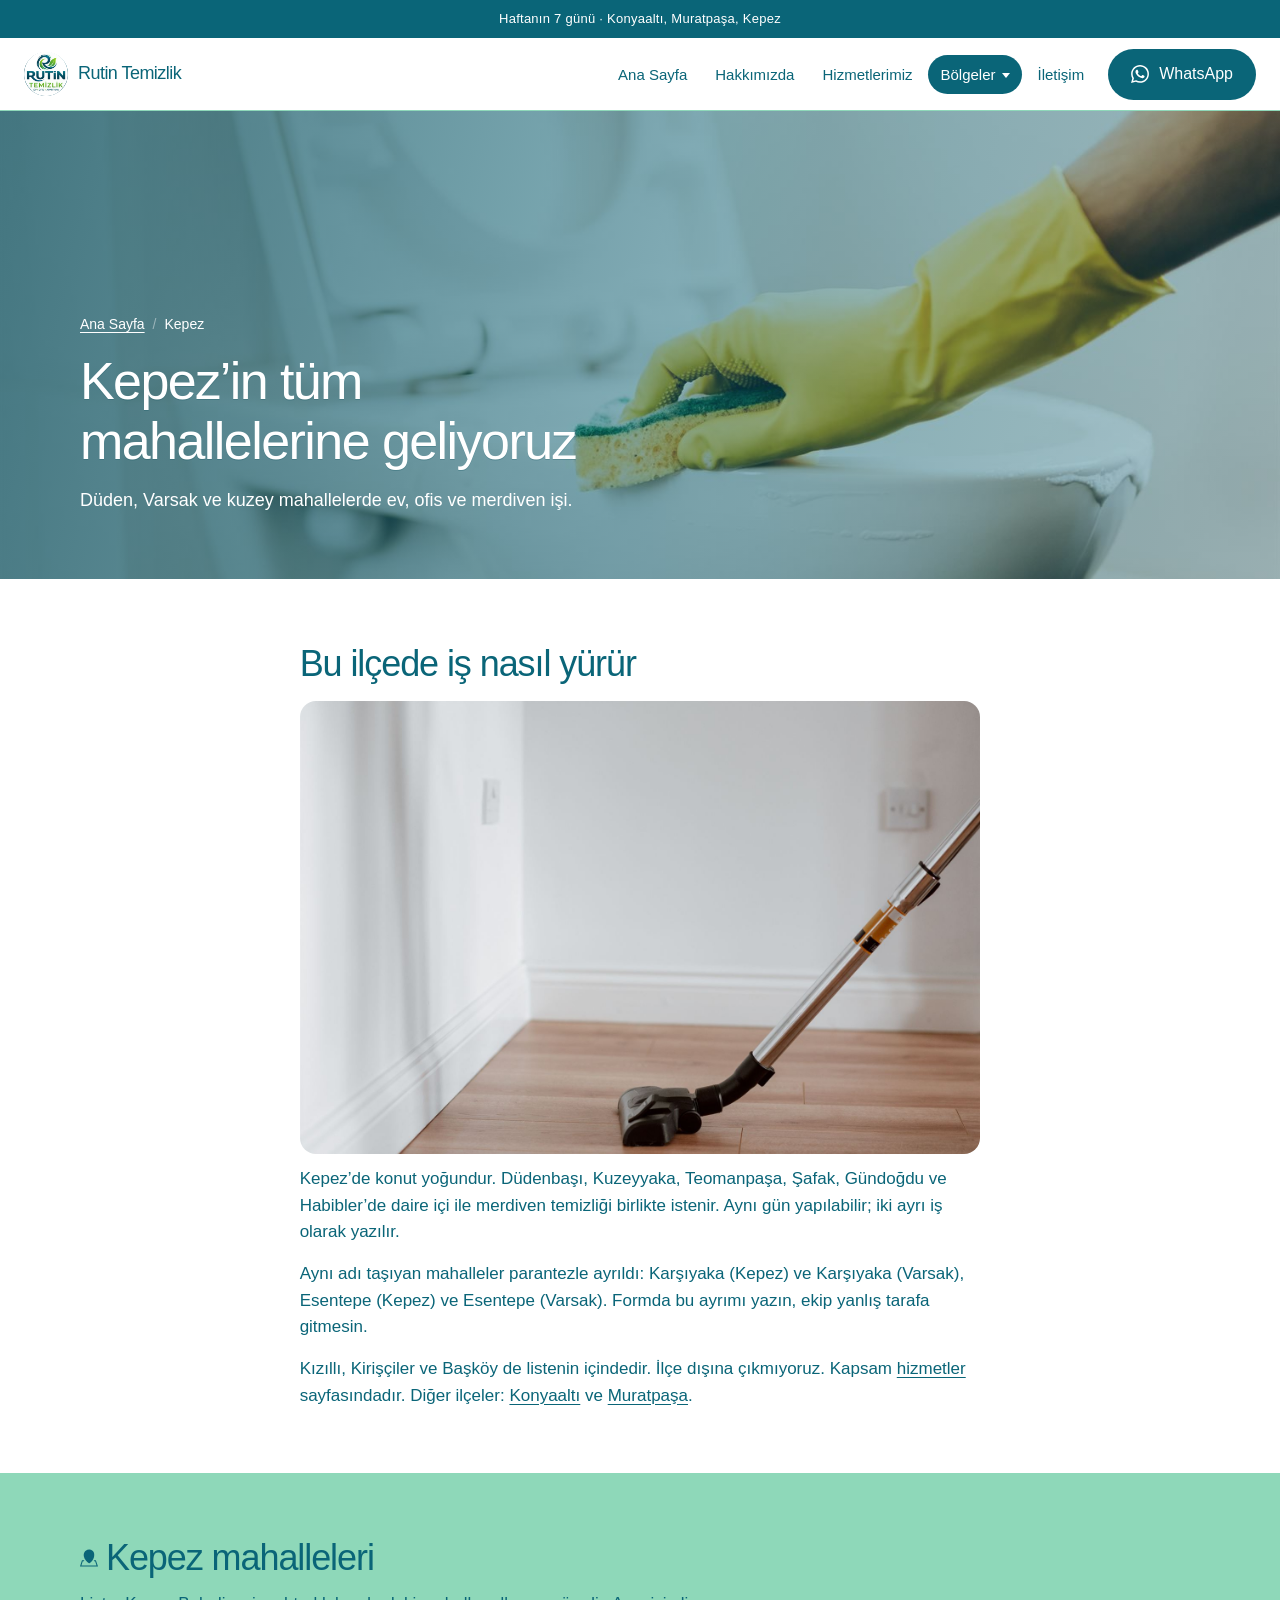
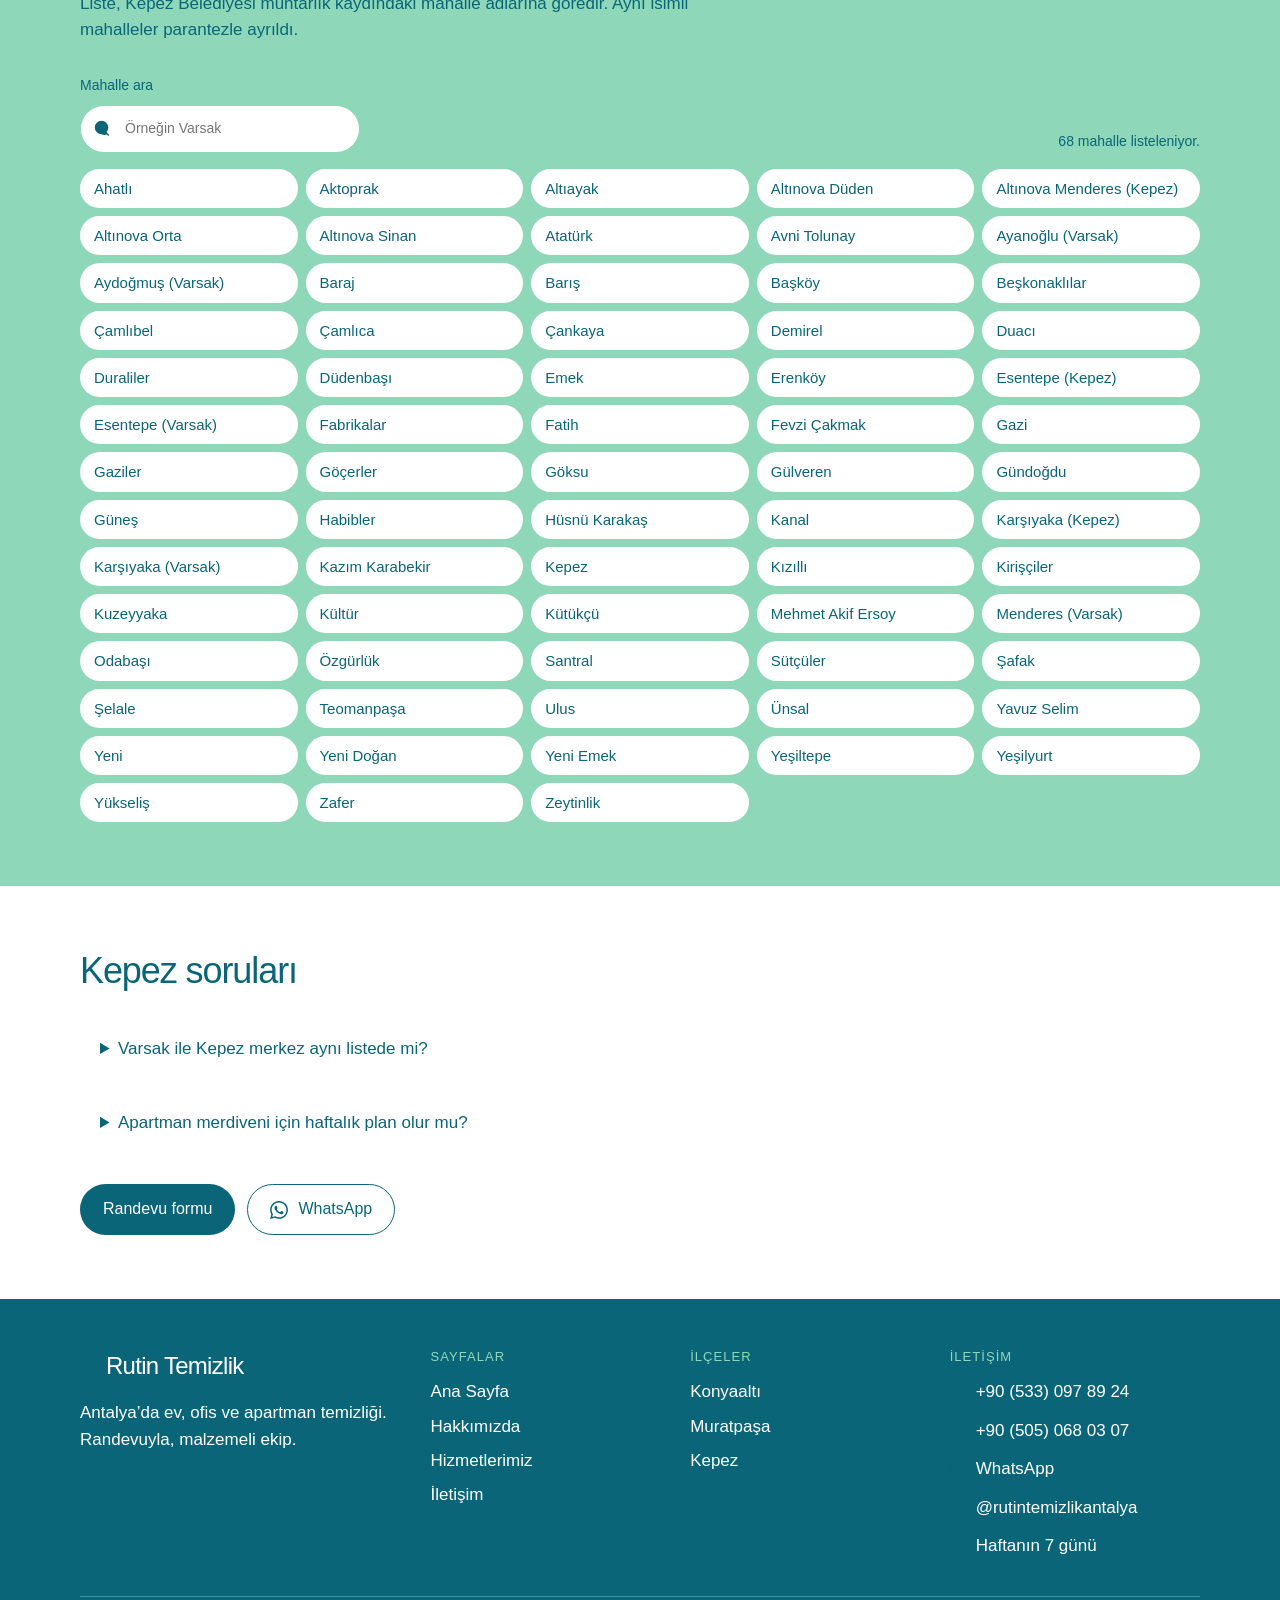
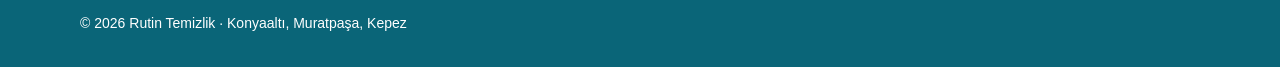
<file: kepez/index.html>
<!DOCTYPE html>
<html lang="tr">
<head>
  <meta charset="utf-8">
  <meta name="viewport" content="width=device-width, initial-scale=1">
  <title>Kepez Temizlik Hizmeti | Rutin Temizlik</title>
  <meta name="description" content="Kepez’in 68 mahallesinde ev, ofis ve apartman temizliği. Düden, Varsak, Teomanpaşa. Ev, ofis ve apartman ortak alanı.">
  <link rel="canonical" href="https://www.rutintemizlikantalya.com.tr/kepez/">
  <meta name="robots" content="index, follow">
  <meta name="theme-color" content="#0A6578">
  <meta property="og:type" content="website">
  <meta property="og:locale" content="tr_TR">
  <meta property="og:site_name" content="Rutin Temizlik">
  <meta property="og:title" content="Kepez Temizlik Hizmeti | Rutin Temizlik">
  <meta property="og:description" content="Kepez’in 68 mahallesinde ev, ofis ve apartman temizliği. Düden, Varsak, Teomanpaşa. Ev, ofis ve apartman ortak alanı.">
  <meta property="og:url" content="https://www.rutintemizlikantalya.com.tr/kepez/">
  <meta property="og:image" content="https://www.rutintemizlikantalya.com.tr/assets/images/page-kepez.jpg">
  <meta property="og:image:alt" content="Kepez’de ev ve apartman temizliği — Rutin Temizlik">
  <meta property="og:image:width" content="1600">
  <meta property="og:image:height" content="1067">
  <meta name="twitter:card" content="summary_large_image">
  <meta name="twitter:image" content="https://www.rutintemizlikantalya.com.tr/assets/images/page-kepez.jpg">
  <meta name="twitter:image:alt" content="Kepez’de ev ve apartman temizliği — Rutin Temizlik">
  <meta name="twitter:title" content="Kepez Temizlik Hizmeti | Rutin Temizlik">
  <meta name="twitter:description" content="Kepez’in 68 mahallesinde ev, ofis ve apartman temizliği. Düden, Varsak, Teomanpaşa. Ev, ofis ve apartman ortak alanı.">
  <link rel="icon" href="../assets/favicon.ico" sizes="any">
  <link rel="icon" type="image/png" sizes="32x32" href="../assets/favicon-32x32.png">
  <link rel="icon" type="image/png" sizes="16x16" href="../assets/favicon-16x16.png">
  <link rel="apple-touch-icon" href="../assets/apple-touch-icon.png">
  <link rel="manifest" href="../site.webmanifest">
  <link rel="stylesheet" href="../css/style.css">
</head>
<body data-page="kepez" data-schema="../assets/schema/kepez.json">
  <a class="skip" href="#icerik">İçeriğe geç</a>
  <div class="sticky-wrap">
    <p class="topbar">Haftanın 7 günü · Konyaaltı, Muratpaşa, Kepez</p>
    <header class="site-header">
      <a class="logo" href="../">
        <span class="logo-frame"><img src="../assets/logo-nav.png" width="192" height="192" alt=""></span>
        <span>Rutin Temizlik</span>
      </a>
      <button class="nav-toggle" type="button" aria-expanded="false" aria-controls="menu">Menü</button>
      <nav class="nav" id="menu" aria-label="Ana menü">
        <a href="../" data-nav="home">Ana Sayfa</a>
        <a href="../hakkimizda/" data-nav="about">Hakkımızda</a>
        <a href="../hizmetlerimiz/" data-nav="services">Hizmetlerimiz</a>
        <details class="nav-sub">
          <summary>Bölgeler</summary>
          <div class="nav-sub-panel">
            <a href="../konyaalti/" data-nav="konyaalti">Konyaaltı</a>
            <a href="../muratpasa/" data-nav="muratpasa">Muratpaşa</a>
            <a href="../kepez/" data-nav="kepez">Kepez</a>
          </div>
        </details>
        <a href="../iletisim/" data-nav="contact">İletişim</a>
      </nav>
      <a class="btn btn-fill header-cta" href="https://wa.me/905330978924" target="_blank" rel="noopener noreferrer"><img class="icon" src="../assets/icons/whatsapp.svg" width="18" height="18" alt=""> WhatsApp</a>
    </header>
  </div>
  <main id="icerik">
    <section class="page-hero page-hero--media" aria-labelledby="sayfa-baslik">
      <img class="page-hero__media" src="../assets/images/page-kepez.jpg" width="1600" height="1067" alt="Kepez’de ev içi temizlik yapan ekip üyesi">
      <div class="page-hero__veil" aria-hidden="true"></div>
      <div class="wrap">
        <nav class="breadcrumb" aria-label="Sayfa yolu">
          <a href="../">Ana Sayfa</a>
          <span class="breadcrumb__sep" aria-hidden="true">/</span>
          <span aria-current="page">Kepez</span>
        </nav>
        <h1 id="sayfa-baslik">Kepez’in tüm mahallelerine geliyoruz</h1>
        <p class="lede">Düden, Varsak ve kuzey mahallelerde ev, ofis ve merdiven işi.</p>
      </div>
    </section>
    <section class="section reveal band-paper">
      <div class="wrap prose">
        <h2>Bu ilçede iş nasıl yürür</h2>
        <img class="page-photo mt-16" src="../assets/images/ev-yer-supurge.jpg" width="1600" height="1068" alt="Kepez’de parke kenarında yer süpürme" loading="lazy">
        <p>Kepez’de konut yoğundur. Düdenbaşı, Kuzeyyaka, Teomanpaşa, Şafak, Gündoğdu ve Habibler’de daire içi ile merdiven temizliği birlikte istenir. Aynı gün yapılabilir; iki ayrı iş olarak yazılır.</p>
        <p>Aynı adı taşıyan mahalleler parantezle ayrıldı: Karşıyaka (Kepez) ve Karşıyaka (Varsak), Esentepe (Kepez) ve Esentepe (Varsak). Formda bu ayrımı yazın, ekip yanlış tarafa gitmesin.</p>
        <p>Kızıllı, Kirişçiler ve Başköy de listenin içindedir. İlçe dışına çıkmıyoruz. Kapsam <a href="../hizmetlerimiz/">hizmetler</a> sayfasındadır. Diğer ilçeler: <a href="../konyaalti/">Konyaaltı</a> ve <a href="../muratpasa/">Muratpaşa</a>.</p>
      </div>
    </section>
    <section class="section reveal band-mist" aria-labelledby="mahalle-baslik">
      <div class="wrap">
        <div class="section-head">
          <h2 id="mahalle-baslik" class="contact-line"><img class="icon icon-ink" src="../assets/icons/location.svg" width="22" height="22" alt=""> Kepez mahalleleri</h2>
          <p>Liste, Kepez Belediyesi muhtarlık kaydındaki mahalle adlarına göredir. Aynı isimli mahalleler parantezle ayrıldı.</p>
        </div>
        <div class="mahalle-tools">
          <label class="search-field">Mahalle ara
            <span class="search-field__wrap">
              <img class="icon search-field__icon" src="../assets/icons/search.svg" width="18" height="18" alt="">
              <input id="mahalle-ara" type="search" placeholder="Örneğin Varsak">
            </span>
          </label>
          <p id="mahalle-sonuc" role="status">68 mahalle listeleniyor.</p>
        </div>
        <ul class="mahalle-list">
          <li>Ahatlı</li>
          <li>Aktoprak</li>
          <li>Altıayak</li>
          <li>Altınova Düden</li>
          <li>Altınova Menderes (Kepez)</li>
          <li>Altınova Orta</li>
          <li>Altınova Sinan</li>
          <li>Atatürk</li>
          <li>Avni Tolunay</li>
          <li>Ayanoğlu (Varsak)</li>
          <li>Aydoğmuş (Varsak)</li>
          <li>Baraj</li>
          <li>Barış</li>
          <li>Başköy</li>
          <li>Beşkonaklılar</li>
          <li>Çamlıbel</li>
          <li>Çamlıca</li>
          <li>Çankaya</li>
          <li>Demirel</li>
          <li>Duacı</li>
          <li>Duraliler</li>
          <li>Düdenbaşı</li>
          <li>Emek</li>
          <li>Erenköy</li>
          <li>Esentepe (Kepez)</li>
          <li>Esentepe (Varsak)</li>
          <li>Fabrikalar</li>
          <li>Fatih</li>
          <li>Fevzi Çakmak</li>
          <li>Gazi</li>
          <li>Gaziler</li>
          <li>Göçerler</li>
          <li>Göksu</li>
          <li>Gülveren</li>
          <li>Gündoğdu</li>
          <li>Güneş</li>
          <li>Habibler</li>
          <li>Hüsnü Karakaş</li>
          <li>Kanal</li>
          <li>Karşıyaka (Kepez)</li>
          <li>Karşıyaka (Varsak)</li>
          <li>Kazım Karabekir</li>
          <li>Kepez</li>
          <li>Kızıllı</li>
          <li>Kirişçiler</li>
          <li>Kuzeyyaka</li>
          <li>Kültür</li>
          <li>Kütükçü</li>
          <li>Mehmet Akif Ersoy</li>
          <li>Menderes (Varsak)</li>
          <li>Odabaşı</li>
          <li>Özgürlük</li>
          <li>Santral</li>
          <li>Sütçüler</li>
          <li>Şafak</li>
          <li>Şelale</li>
          <li>Teomanpaşa</li>
          <li>Ulus</li>
          <li>Ünsal</li>
          <li>Yavuz Selim</li>
          <li>Yeni</li>
          <li>Yeni Doğan</li>
          <li>Yeni Emek</li>
          <li>Yeşiltepe</li>
          <li>Yeşilyurt</li>
          <li>Yükseliş</li>
          <li>Zafer</li>
          <li>Zeytinlik</li>
        </ul>
      </div>
    </section>
    <section class="section reveal band-paper">
      <div class="wrap">
        <h2>Kepez soruları</h2>
        <div class="faq mt-24">
          <details>
            <summary>Varsak ile Kepez merkez aynı listede mi?</summary>
            <p>Evet. Karşıyaka, Esentepe ve Menderes’in Varsak tarafı da Kepez ilçesindedir. Formda ayırt etmek için parantez içindeki adı yazın.</p>
          </details>
          <details>
            <summary>Apartman merdiveni için haftalık plan olur mu?</summary>
            <p>Olur. Kat sayısı ve asansör yazıldığında haftalık veya ayda iki kez plan kurulur. Daire içi temizlik ayrı randevudur.</p>
          </details>
        </div>
        <div class="cta-actions">
          <a class="btn btn-fill" href="../iletisim/">Randevu formu</a>
          <a class="btn btn-line" href="https://wa.me/905330978924" target="_blank" rel="noopener noreferrer"><img class="icon" src="../assets/icons/whatsapp.svg" width="18" height="18" alt=""> WhatsApp</a>
        </div>
      </div>
    </section>
  </main>
  <footer class="site-footer">
    <div class="wrap footer-grid">
      <div>
        <p class="footer-brand contact-line"><img class="icon" src="../assets/icons/home.svg" width="18" height="18" alt=""> Rutin Temizlik</p>
        <p>Antalya’da ev, ofis ve apartman temizliği. Randevuyla, malzemeli ekip.</p>
      </div>
      <div>
        <p class="footer-title">Sayfalar</p>
        <ul>
          <li><a href="../">Ana Sayfa</a></li>
          <li><a href="../hakkimizda/">Hakkımızda</a></li>
          <li><a href="../hizmetlerimiz/">Hizmetlerimiz</a></li>
          <li><a href="../iletisim/">İletişim</a></li>
        </ul>
      </div>
      <div>
        <p class="footer-title">İlçeler</p>
        <ul>
          <li><a href="../konyaalti/">Konyaaltı</a></li>
          <li><a href="../muratpasa/">Muratpaşa</a></li>
          <li><a href="../kepez/">Kepez</a></li>
        </ul>
      </div>
      <div>
        <p class="footer-title">İletişim</p>
        <ul>
          <li><a class="contact-line" href="tel:+905330978924"><img class="icon" src="../assets/icons/phone.svg" width="18" height="18" alt=""> +90 (533) 097 89 24</a></li>
          <li><a class="contact-line" href="tel:+905050680307"><img class="icon" src="../assets/icons/phone.svg" width="18" height="18" alt=""> +90 (505) 068 03 07</a></li>
          <li><a class="contact-line" href="https://wa.me/905330978924" target="_blank" rel="noopener noreferrer"><img class="icon" src="../assets/icons/whatsapp.svg" width="18" height="18" alt=""> WhatsApp</a></li>
          <li><a class="contact-line" href="https://www.instagram.com/rutintemizlikantalya/" target="_blank" rel="noopener noreferrer"><img class="icon" src="../assets/icons/instagram.svg" width="18" height="18" alt=""> @rutintemizlikantalya</a></li>
          <li><span class="contact-line"><img class="icon" src="../assets/icons/clock.svg" width="18" height="18" alt=""> Haftanın 7 günü</span></li>
        </ul>
      </div>
    </div>
    <div class="wrap footer-bottom">
      <p>© <span data-year>2026</span> Rutin Temizlik · Konyaaltı, Muratpaşa, Kepez</p>
    </div>
  </footer>
    <div class="mobile-bar">
    <a class="btn btn-line" href="tel:+905330978924"><img class="icon" src="../assets/icons/phone.svg" width="18" height="18" alt=""> Ara</a>
    <a class="btn btn-fill" href="https://wa.me/905330978924" target="_blank" rel="noopener noreferrer"><img class="icon" src="../assets/icons/whatsapp.svg" width="18" height="18" alt=""> WhatsApp</a>
  </div>
  <script src="../js/main.js" defer></script>
</body>
</html>
</file>
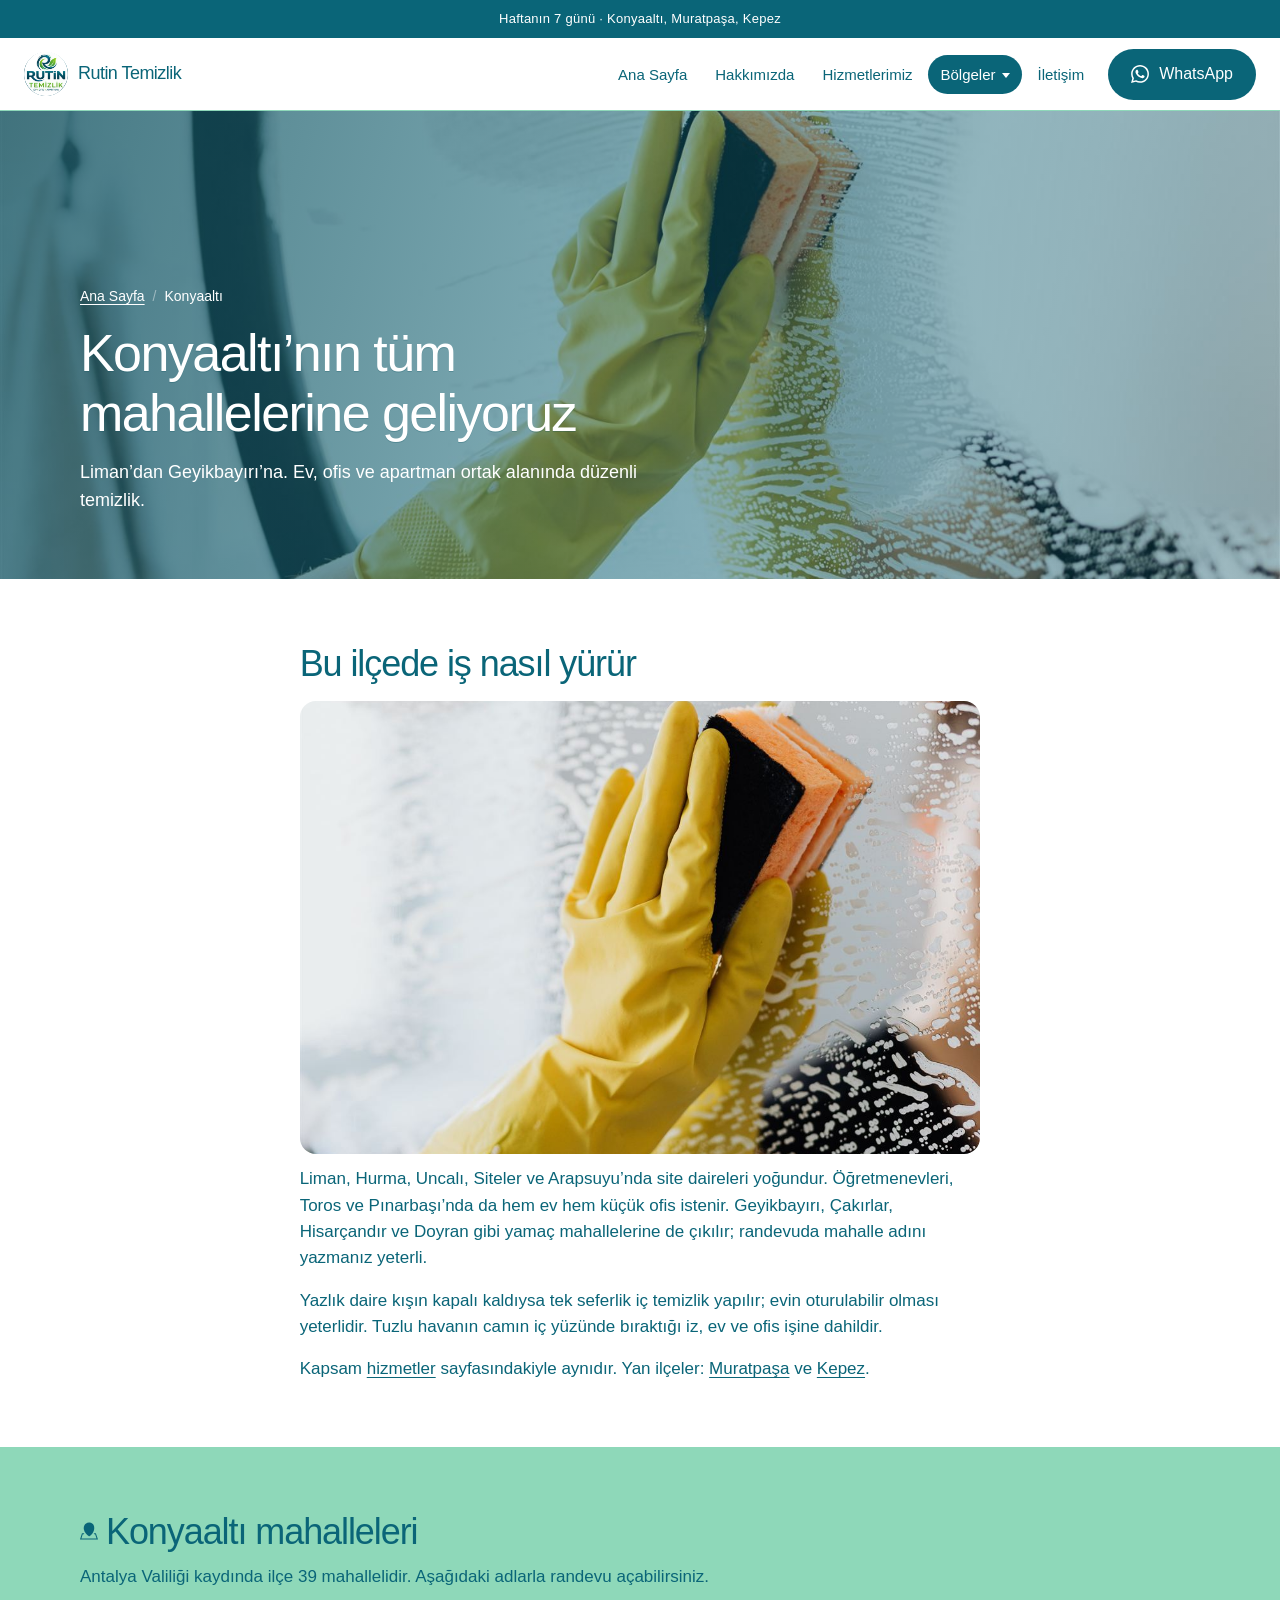
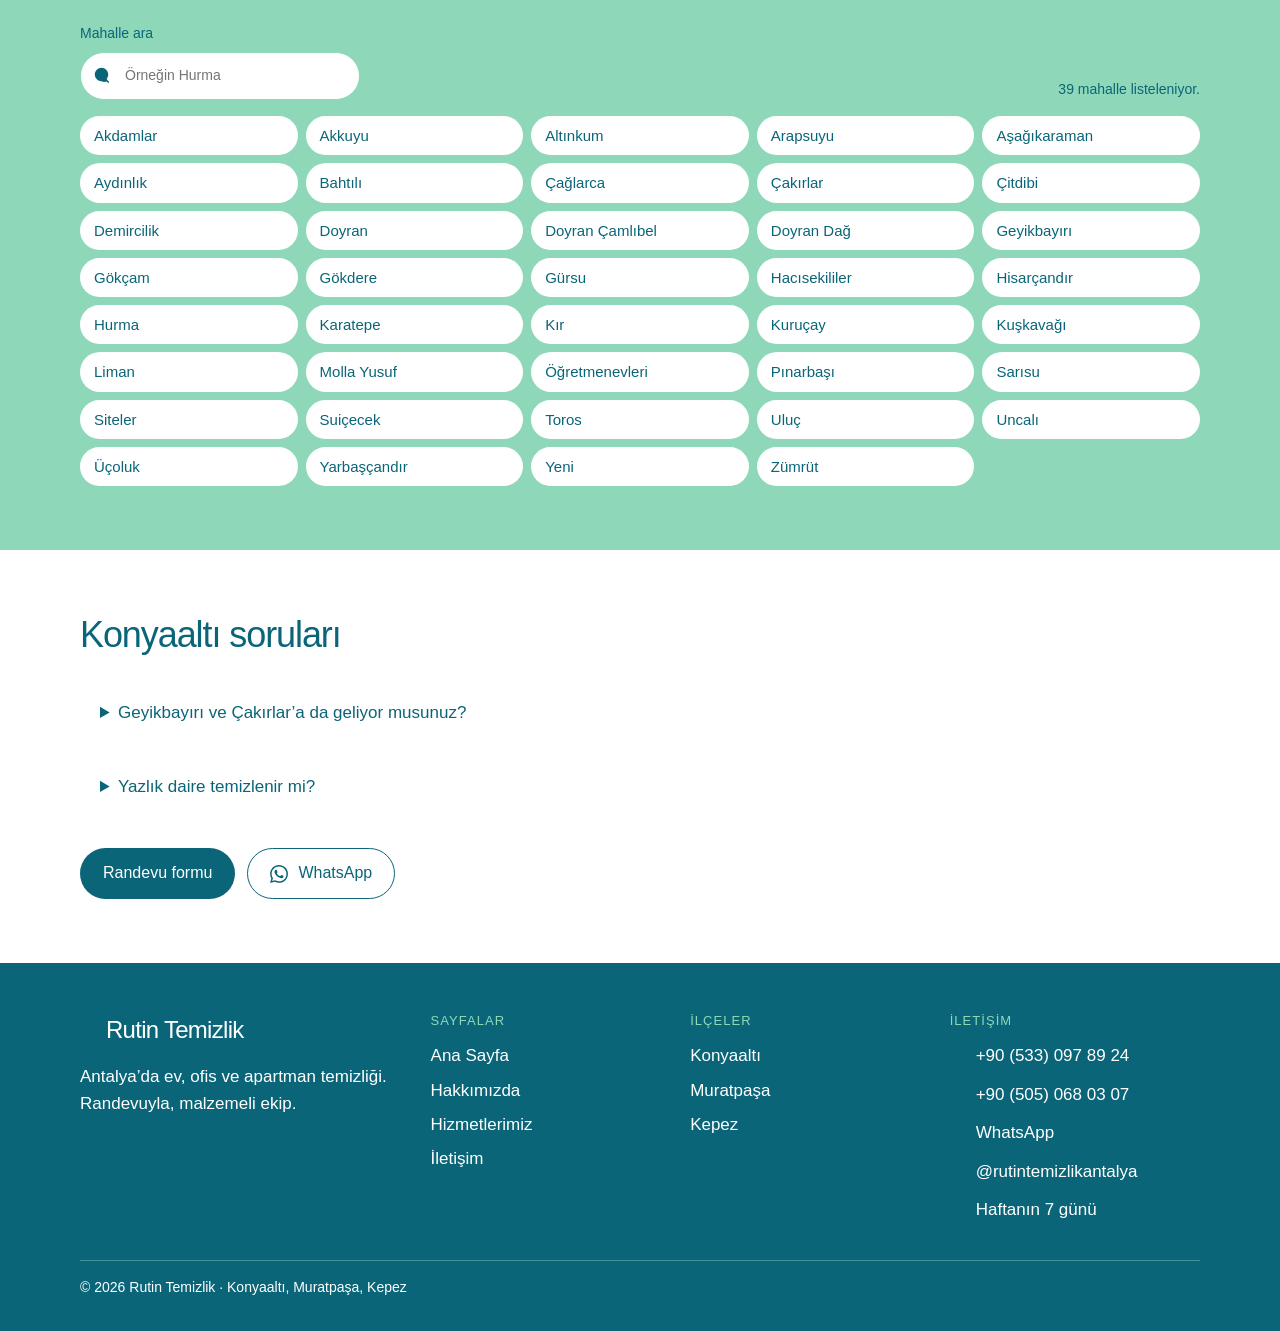
<file: konyaalti/index.html>
<!DOCTYPE html>
<html lang="tr">
<head>
  <meta charset="utf-8">
  <meta name="viewport" content="width=device-width, initial-scale=1">
  <title>Konyaaltı Temizlik | Rutin Temizlik</title>
  <meta name="description" content="Konyaaltı’nın 39 mahallesinde ev, ofis ve apartman temizliği. Hurma, Liman, Uncalı ve yamaç mahalleleri. Ev, ofis ve apartman ortak alanı.">
  <link rel="canonical" href="https://www.rutintemizlikantalya.com.tr/konyaalti/">
  <meta name="robots" content="index, follow">
  <meta name="theme-color" content="#0A6578">
  <meta property="og:type" content="website">
  <meta property="og:locale" content="tr_TR">
  <meta property="og:site_name" content="Rutin Temizlik">
  <meta property="og:title" content="Konyaaltı Temizlik | Rutin Temizlik">
  <meta property="og:description" content="Konyaaltı’nın 39 mahallesinde ev, ofis ve apartman temizliği. Hurma, Liman, Uncalı ve yamaç mahalleleri. Ev, ofis ve apartman ortak alanı.">
  <meta property="og:url" content="https://www.rutintemizlikantalya.com.tr/konyaalti/">
  <meta property="og:image" content="https://www.rutintemizlikantalya.com.tr/assets/images/page-konyaalti.jpg">
  <meta property="og:image:alt" content="Konyaaltı’nda cam içi temizliği — Rutin Temizlik">
  <meta property="og:image:width" content="1600">
  <meta property="og:image:height" content="1067">
  <meta name="twitter:card" content="summary_large_image">
  <meta name="twitter:image" content="https://www.rutintemizlikantalya.com.tr/assets/images/page-konyaalti.jpg">
  <meta name="twitter:image:alt" content="Konyaaltı’nda cam içi temizliği — Rutin Temizlik">
  <meta name="twitter:title" content="Konyaaltı Temizlik | Rutin Temizlik">
  <meta name="twitter:description" content="Konyaaltı’nın 39 mahallesinde ev, ofis ve apartman temizliği. Hurma, Liman, Uncalı ve yamaç mahalleleri. Ev, ofis ve apartman ortak alanı.">
  <link rel="icon" href="../assets/favicon.ico" sizes="any">
  <link rel="icon" type="image/png" sizes="32x32" href="../assets/favicon-32x32.png">
  <link rel="icon" type="image/png" sizes="16x16" href="../assets/favicon-16x16.png">
  <link rel="apple-touch-icon" href="../assets/apple-touch-icon.png">
  <link rel="manifest" href="../site.webmanifest">
  <link rel="stylesheet" href="../css/style.css">
</head>
<body data-page="konyaalti" data-schema="../assets/schema/konyaalti.json">
  <a class="skip" href="#icerik">İçeriğe geç</a>
  <div class="sticky-wrap">
    <p class="topbar">Haftanın 7 günü · Konyaaltı, Muratpaşa, Kepez</p>
    <header class="site-header">
      <a class="logo" href="../">
        <span class="logo-frame"><img src="../assets/logo-nav.png" width="192" height="192" alt=""></span>
        <span>Rutin Temizlik</span>
      </a>
      <button class="nav-toggle" type="button" aria-expanded="false" aria-controls="menu">Menü</button>
      <nav class="nav" id="menu" aria-label="Ana menü">
        <a href="../" data-nav="home">Ana Sayfa</a>
        <a href="../hakkimizda/" data-nav="about">Hakkımızda</a>
        <a href="../hizmetlerimiz/" data-nav="services">Hizmetlerimiz</a>
        <details class="nav-sub">
          <summary>Bölgeler</summary>
          <div class="nav-sub-panel">
            <a href="../konyaalti/" data-nav="konyaalti">Konyaaltı</a>
            <a href="../muratpasa/" data-nav="muratpasa">Muratpaşa</a>
            <a href="../kepez/" data-nav="kepez">Kepez</a>
          </div>
        </details>
        <a href="../iletisim/" data-nav="contact">İletişim</a>
      </nav>
      <a class="btn btn-fill header-cta" href="https://wa.me/905330978924" target="_blank" rel="noopener noreferrer"><img class="icon" src="../assets/icons/whatsapp.svg" width="18" height="18" alt=""> WhatsApp</a>
    </header>
  </div>
  <main id="icerik">
    <section class="page-hero page-hero--media" aria-labelledby="sayfa-baslik">
      <img class="page-hero__media" src="../assets/images/page-konyaalti.jpg" width="1600" height="1067" alt="Konyaaltı’da camın iç yüzünü süngerle silen el">
      <div class="page-hero__veil" aria-hidden="true"></div>
      <div class="wrap">
        <nav class="breadcrumb" aria-label="Sayfa yolu">
          <a href="../">Ana Sayfa</a>
          <span class="breadcrumb__sep" aria-hidden="true">/</span>
          <span aria-current="page">Konyaaltı</span>
        </nav>
        <h1 id="sayfa-baslik">Konyaaltı’nın tüm mahallelerine geliyoruz</h1>
        <p class="lede">Liman’dan Geyikbayırı’na. Ev, ofis ve apartman ortak alanında düzenli temizlik.</p>
      </div>
    </section>
    <section class="section reveal band-paper">
      <div class="wrap prose">
        <h2>Bu ilçede iş nasıl yürür</h2>
        <img class="page-photo mt-16" src="../assets/images/cam-silme.jpg" width="1067" height="1600" alt="Konyaaltı’nda cam içini süngerle silen el" loading="lazy">
        <p>Liman, Hurma, Uncalı, Siteler ve Arapsuyu’nda site daireleri yoğundur. Öğretmenevleri, Toros ve Pınarbaşı’nda da hem ev hem küçük ofis istenir. Geyikbayırı, Çakırlar, Hisarçandır ve Doyran gibi yamaç mahallelerine de çıkılır; randevuda mahalle adını yazmanız yeterli.</p>
        <p>Yazlık daire kışın kapalı kaldıysa tek seferlik iç temizlik yapılır; evin oturulabilir olması yeterlidir. Tuzlu havanın camın iç yüzünde bıraktığı iz, ev ve ofis işine dahildir.</p>
        <p>Kapsam <a href="../hizmetlerimiz/">hizmetler</a> sayfasındakiyle aynıdır. Yan ilçeler: <a href="../muratpasa/">Muratpaşa</a> ve <a href="../kepez/">Kepez</a>.</p>
      </div>
    </section>
    <section class="section reveal band-mist" aria-labelledby="mahalle-baslik">
      <div class="wrap">
        <div class="section-head">
          <h2 id="mahalle-baslik" class="contact-line"><img class="icon icon-ink" src="../assets/icons/location.svg" width="22" height="22" alt=""> Konyaaltı mahalleleri</h2>
          <p>Antalya Valiliği kaydında ilçe 39 mahallelidir. Aşağıdaki adlarla randevu açabilirsiniz.</p>
        </div>
        <div class="mahalle-tools">
          <label class="search-field">Mahalle ara
            <span class="search-field__wrap">
              <img class="icon search-field__icon" src="../assets/icons/search.svg" width="18" height="18" alt="">
              <input id="mahalle-ara" type="search" placeholder="Örneğin Hurma">
            </span>
          </label>
          <p id="mahalle-sonuc" role="status">39 mahalle listeleniyor.</p>
        </div>
        <ul class="mahalle-list">
          <li>Akdamlar</li>
          <li>Akkuyu</li>
          <li>Altınkum</li>
          <li>Arapsuyu</li>
          <li>Aşağıkaraman</li>
          <li>Aydınlık</li>
          <li>Bahtılı</li>
          <li>Çağlarca</li>
          <li>Çakırlar</li>
          <li>Çitdibi</li>
          <li>Demircilik</li>
          <li>Doyran</li>
          <li>Doyran Çamlıbel</li>
          <li>Doyran Dağ</li>
          <li>Geyikbayırı</li>
          <li>Gökçam</li>
          <li>Gökdere</li>
          <li>Gürsu</li>
          <li>Hacısekililer</li>
          <li>Hisarçandır</li>
          <li>Hurma</li>
          <li>Karatepe</li>
          <li>Kır</li>
          <li>Kuruçay</li>
          <li>Kuşkavağı</li>
          <li>Liman</li>
          <li>Molla Yusuf</li>
          <li>Öğretmenevleri</li>
          <li>Pınarbaşı</li>
          <li>Sarısu</li>
          <li>Siteler</li>
          <li>Suiçecek</li>
          <li>Toros</li>
          <li>Uluç</li>
          <li>Uncalı</li>
          <li>Üçoluk</li>
          <li>Yarbaşçandır</li>
          <li>Yeni</li>
          <li>Zümrüt</li>
        </ul>
      </div>
    </section>
    <section class="section reveal band-paper">
      <div class="wrap">
        <h2>Konyaaltı soruları</h2>
        <div class="faq mt-24">
          <details>
            <summary>Geyikbayırı ve Çakırlar’a da geliyor musunuz?</summary>
            <p>Evet. Konyaaltı’nın 39 mahallesinin hepsine çıkıyoruz. Yamaç mahallelerinde süreyi yol ve evin durumuna göre mesajda netleştiririz.</p>
          </details>
          <details>
            <summary>Yazlık daire temizlenir mi?</summary>
            <p>Kışın kapalı kalmış, içinde yaşanabilir durumdaki yazlık temizlenir. Daire oturulabilir durumdaysa yazlık iç temizliği yapılır.</p>
          </details>
        </div>
        <div class="cta-actions">
          <a class="btn btn-fill" href="../iletisim/">Randevu formu</a>
          <a class="btn btn-line" href="https://wa.me/905330978924" target="_blank" rel="noopener noreferrer"><img class="icon" src="../assets/icons/whatsapp.svg" width="18" height="18" alt=""> WhatsApp</a>
        </div>
      </div>
    </section>
  </main>
  <footer class="site-footer">
    <div class="wrap footer-grid">
      <div>
        <p class="footer-brand contact-line"><img class="icon" src="../assets/icons/home.svg" width="18" height="18" alt=""> Rutin Temizlik</p>
        <p>Antalya’da ev, ofis ve apartman temizliği. Randevuyla, malzemeli ekip.</p>
      </div>
      <div>
        <p class="footer-title">Sayfalar</p>
        <ul>
          <li><a href="../">Ana Sayfa</a></li>
          <li><a href="../hakkimizda/">Hakkımızda</a></li>
          <li><a href="../hizmetlerimiz/">Hizmetlerimiz</a></li>
          <li><a href="../iletisim/">İletişim</a></li>
        </ul>
      </div>
      <div>
        <p class="footer-title">İlçeler</p>
        <ul>
          <li><a href="../konyaalti/">Konyaaltı</a></li>
          <li><a href="../muratpasa/">Muratpaşa</a></li>
          <li><a href="../kepez/">Kepez</a></li>
        </ul>
      </div>
      <div>
        <p class="footer-title">İletişim</p>
        <ul>
          <li><a class="contact-line" href="tel:+905330978924"><img class="icon" src="../assets/icons/phone.svg" width="18" height="18" alt=""> +90 (533) 097 89 24</a></li>
          <li><a class="contact-line" href="tel:+905050680307"><img class="icon" src="../assets/icons/phone.svg" width="18" height="18" alt=""> +90 (505) 068 03 07</a></li>
          <li><a class="contact-line" href="https://wa.me/905330978924" target="_blank" rel="noopener noreferrer"><img class="icon" src="../assets/icons/whatsapp.svg" width="18" height="18" alt=""> WhatsApp</a></li>
          <li><a class="contact-line" href="https://www.instagram.com/rutintemizlikantalya/" target="_blank" rel="noopener noreferrer"><img class="icon" src="../assets/icons/instagram.svg" width="18" height="18" alt=""> @rutintemizlikantalya</a></li>
          <li><span class="contact-line"><img class="icon" src="../assets/icons/clock.svg" width="18" height="18" alt=""> Haftanın 7 günü</span></li>
        </ul>
      </div>
    </div>
    <div class="wrap footer-bottom">
      <p>© <span data-year>2026</span> Rutin Temizlik · Konyaaltı, Muratpaşa, Kepez</p>
    </div>
  </footer>
    <div class="mobile-bar">
    <a class="btn btn-line" href="tel:+905330978924"><img class="icon" src="../assets/icons/phone.svg" width="18" height="18" alt=""> Ara</a>
    <a class="btn btn-fill" href="https://wa.me/905330978924" target="_blank" rel="noopener noreferrer"><img class="icon" src="../assets/icons/whatsapp.svg" width="18" height="18" alt=""> WhatsApp</a>
  </div>
  <script src="../js/main.js" defer></script>
</body>
</html>
</file>
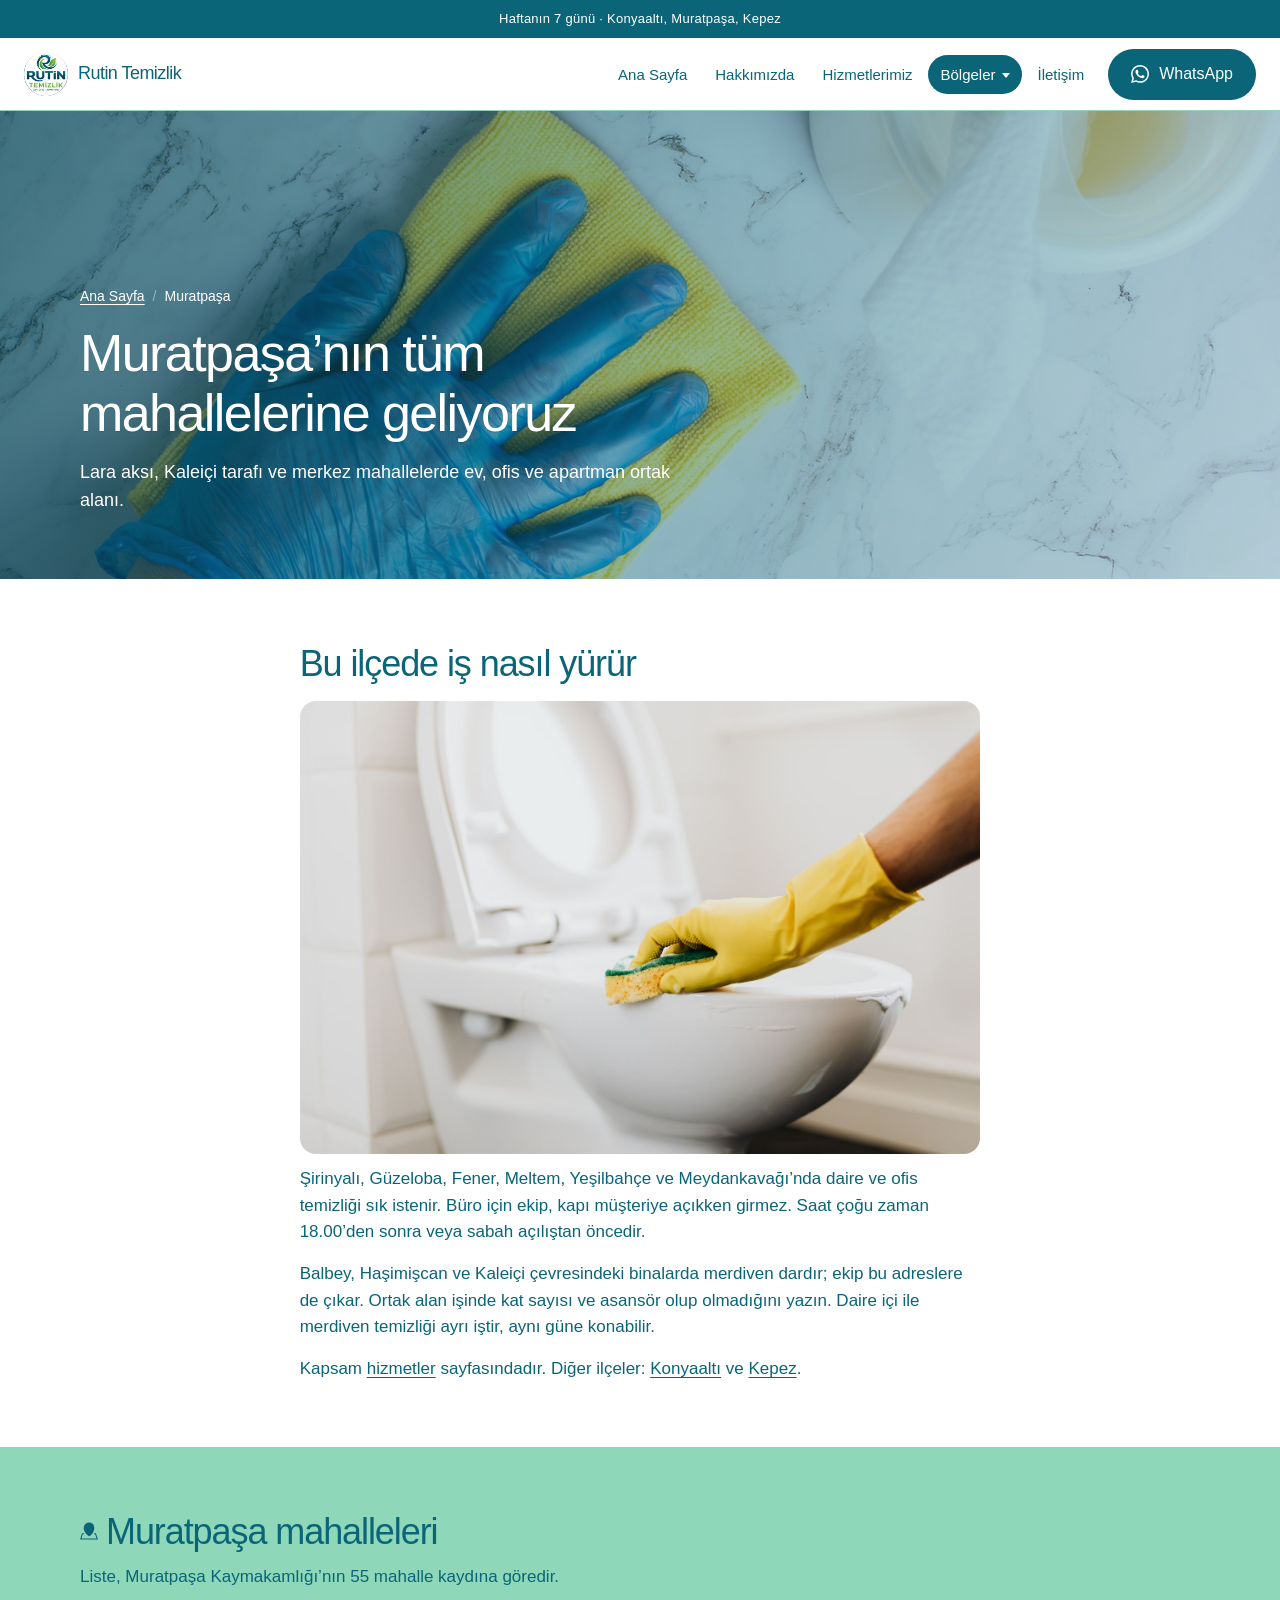
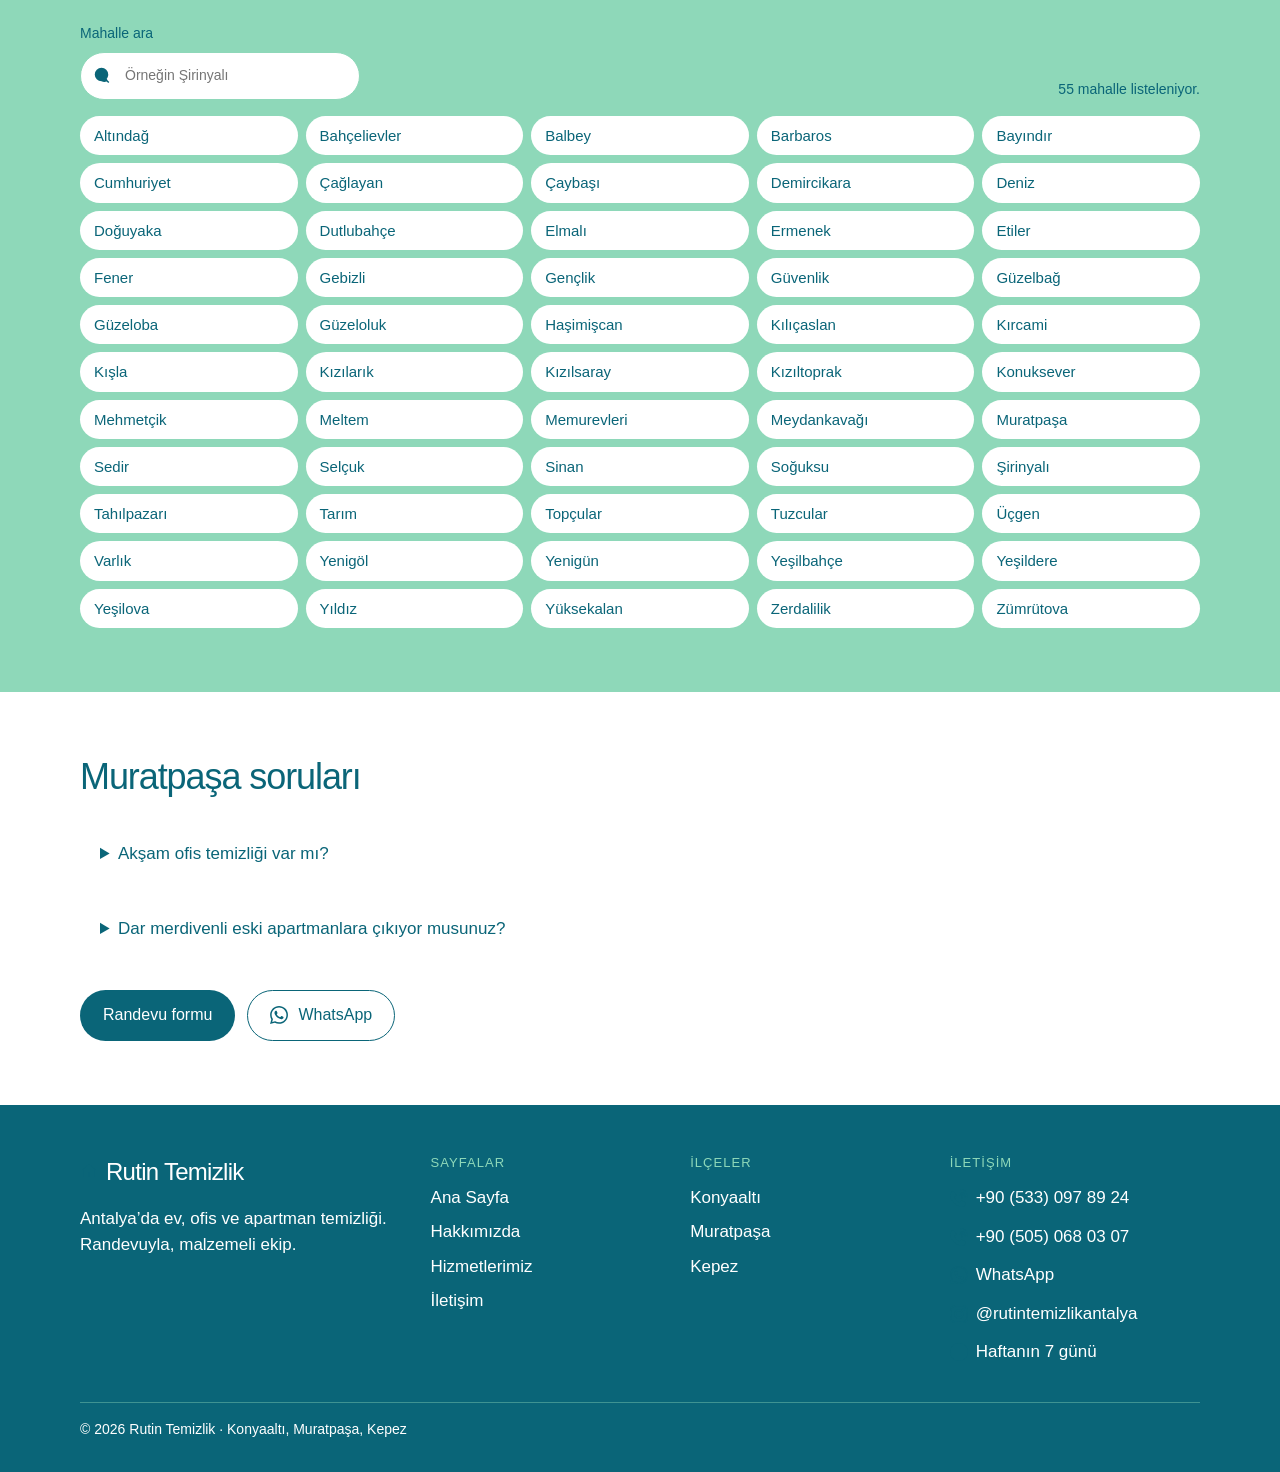
<file: muratpasa/index.html>
<!DOCTYPE html>
<html lang="tr">
<head>
  <meta charset="utf-8">
  <meta name="viewport" content="width=device-width, initial-scale=1">
  <title>Muratpaşa Temizlik | Rutin Temizlik</title>
  <meta name="description" content="Muratpaşa’nın 55 mahallesinde ev, ofis ve apartman temizliği. Şirinyalı, Güzeloba, Fener. Ev, ofis ve apartman ortak alanı.">
  <link rel="canonical" href="https://www.rutintemizlikantalya.com.tr/muratpasa/">
  <meta name="robots" content="index, follow">
  <meta name="theme-color" content="#0A6578">
  <meta property="og:type" content="website">
  <meta property="og:locale" content="tr_TR">
  <meta property="og:site_name" content="Rutin Temizlik">
  <meta property="og:title" content="Muratpaşa Temizlik | Rutin Temizlik">
  <meta property="og:description" content="Muratpaşa’nın 55 mahallesinde ev, ofis ve apartman temizliği. Şirinyalı, Güzeloba, Fener. Ev, ofis ve apartman ortak alanı.">
  <meta property="og:url" content="https://www.rutintemizlikantalya.com.tr/muratpasa/">
  <meta property="og:image" content="https://www.rutintemizlikantalya.com.tr/assets/images/page-muratpasa.jpg">
  <meta property="og:image:alt" content="Muratpaşa’da banyo temizliği — Rutin Temizlik">
  <meta property="og:image:width" content="1600">
  <meta property="og:image:height" content="1067">
  <meta name="twitter:card" content="summary_large_image">
  <meta name="twitter:image" content="https://www.rutintemizlikantalya.com.tr/assets/images/page-muratpasa.jpg">
  <meta name="twitter:image:alt" content="Muratpaşa’da banyo temizliği — Rutin Temizlik">
  <meta name="twitter:title" content="Muratpaşa Temizlik | Rutin Temizlik">
  <meta name="twitter:description" content="Muratpaşa’nın 55 mahallesinde ev, ofis ve apartman temizliği. Şirinyalı, Güzeloba, Fener. Ev, ofis ve apartman ortak alanı.">
  <link rel="icon" href="../assets/favicon.ico" sizes="any">
  <link rel="icon" type="image/png" sizes="32x32" href="../assets/favicon-32x32.png">
  <link rel="icon" type="image/png" sizes="16x16" href="../assets/favicon-16x16.png">
  <link rel="apple-touch-icon" href="../assets/apple-touch-icon.png">
  <link rel="manifest" href="../site.webmanifest">
  <link rel="stylesheet" href="../css/style.css">
</head>
<body data-page="muratpasa" data-schema="../assets/schema/muratpasa.json">
  <a class="skip" href="#icerik">İçeriğe geç</a>
  <div class="sticky-wrap">
    <p class="topbar">Haftanın 7 günü · Konyaaltı, Muratpaşa, Kepez</p>
    <header class="site-header">
      <a class="logo" href="../">
        <span class="logo-frame"><img src="../assets/logo-nav.png" width="192" height="192" alt=""></span>
        <span>Rutin Temizlik</span>
      </a>
      <button class="nav-toggle" type="button" aria-expanded="false" aria-controls="menu">Menü</button>
      <nav class="nav" id="menu" aria-label="Ana menü">
        <a href="../" data-nav="home">Ana Sayfa</a>
        <a href="../hakkimizda/" data-nav="about">Hakkımızda</a>
        <a href="../hizmetlerimiz/" data-nav="services">Hizmetlerimiz</a>
        <details class="nav-sub">
          <summary>Bölgeler</summary>
          <div class="nav-sub-panel">
            <a href="../konyaalti/" data-nav="konyaalti">Konyaaltı</a>
            <a href="../muratpasa/" data-nav="muratpasa">Muratpaşa</a>
            <a href="../kepez/" data-nav="kepez">Kepez</a>
          </div>
        </details>
        <a href="../iletisim/" data-nav="contact">İletişim</a>
      </nav>
      <a class="btn btn-fill header-cta" href="https://wa.me/905330978924" target="_blank" rel="noopener noreferrer"><img class="icon" src="../assets/icons/whatsapp.svg" width="18" height="18" alt=""> WhatsApp</a>
    </header>
  </div>
  <main id="icerik">
    <section class="page-hero page-hero--media" aria-labelledby="sayfa-baslik">
      <img class="page-hero__media" src="../assets/images/page-muratpasa.jpg" width="1600" height="1067" alt="Muratpaşa’da banyo ve yüzey temizliği yapan görevli">
      <div class="page-hero__veil" aria-hidden="true"></div>
      <div class="wrap">
        <nav class="breadcrumb" aria-label="Sayfa yolu">
          <a href="../">Ana Sayfa</a>
          <span class="breadcrumb__sep" aria-hidden="true">/</span>
          <span aria-current="page">Muratpaşa</span>
        </nav>
        <h1 id="sayfa-baslik">Muratpaşa’nın tüm mahallelerine geliyoruz</h1>
        <p class="lede">Lara aksı, Kaleiçi tarafı ve merkez mahallelerde ev, ofis ve apartman ortak alanı.</p>
      </div>
    </section>
    <section class="section reveal band-paper">
      <div class="wrap prose">
        <h2>Bu ilçede iş nasıl yürür</h2>
        <img class="page-photo mt-16" src="../assets/images/banyo-tuvalet.jpg" width="1600" height="1067" alt="Muratpaşa’da banyo temizliği: klozet kenarını silen el" loading="lazy">
        <p>Şirinyalı, Güzeloba, Fener, Meltem, Yeşilbahçe ve Meydankavağı’nda daire ve ofis temizliği sık istenir. Büro için ekip, kapı müşteriye açıkken girmez. Saat çoğu zaman 18.00’den sonra veya sabah açılıştan öncedir.</p>
        <p>Balbey, Haşimişcan ve Kaleiçi çevresindeki binalarda merdiven dardır; ekip bu adreslere de çıkar. Ortak alan işinde kat sayısı ve asansör olup olmadığını yazın. Daire içi ile merdiven temizliği ayrı iştir, aynı güne konabilir.</p>
        <p>Kapsam <a href="../hizmetlerimiz/">hizmetler</a> sayfasındadır. Diğer ilçeler: <a href="../konyaalti/">Konyaaltı</a> ve <a href="../kepez/">Kepez</a>.</p>
      </div>
    </section>
    <section class="section reveal band-mist" aria-labelledby="mahalle-baslik">
      <div class="wrap">
        <div class="section-head">
          <h2 id="mahalle-baslik" class="contact-line"><img class="icon icon-ink" src="../assets/icons/location.svg" width="22" height="22" alt=""> Muratpaşa mahalleleri</h2>
          <p>Liste, Muratpaşa Kaymakamlığı’nın 55 mahalle kaydına göredir.</p>
        </div>
        <div class="mahalle-tools">
          <label class="search-field">Mahalle ara
            <span class="search-field__wrap">
              <img class="icon search-field__icon" src="../assets/icons/search.svg" width="18" height="18" alt="">
              <input id="mahalle-ara" type="search" placeholder="Örneğin Şirinyalı">
            </span>
          </label>
          <p id="mahalle-sonuc" role="status">55 mahalle listeleniyor.</p>
        </div>
        <ul class="mahalle-list">
          <li>Altındağ</li>
          <li>Bahçelievler</li>
          <li>Balbey</li>
          <li>Barbaros</li>
          <li>Bayındır</li>
          <li>Cumhuriyet</li>
          <li>Çağlayan</li>
          <li>Çaybaşı</li>
          <li>Demircikara</li>
          <li>Deniz</li>
          <li>Doğuyaka</li>
          <li>Dutlubahçe</li>
          <li>Elmalı</li>
          <li>Ermenek</li>
          <li>Etiler</li>
          <li>Fener</li>
          <li>Gebizli</li>
          <li>Gençlik</li>
          <li>Güvenlik</li>
          <li>Güzelbağ</li>
          <li>Güzeloba</li>
          <li>Güzeloluk</li>
          <li>Haşimişcan</li>
          <li>Kılıçaslan</li>
          <li>Kırcami</li>
          <li>Kışla</li>
          <li>Kızılarık</li>
          <li>Kızılsaray</li>
          <li>Kızıltoprak</li>
          <li>Konuksever</li>
          <li>Mehmetçik</li>
          <li>Meltem</li>
          <li>Memurevleri</li>
          <li>Meydankavağı</li>
          <li>Muratpaşa</li>
          <li>Sedir</li>
          <li>Selçuk</li>
          <li>Sinan</li>
          <li>Soğuksu</li>
          <li>Şirinyalı</li>
          <li>Tahılpazarı</li>
          <li>Tarım</li>
          <li>Topçular</li>
          <li>Tuzcular</li>
          <li>Üçgen</li>
          <li>Varlık</li>
          <li>Yenigöl</li>
          <li>Yenigün</li>
          <li>Yeşilbahçe</li>
          <li>Yeşildere</li>
          <li>Yeşilova</li>
          <li>Yıldız</li>
          <li>Yüksekalan</li>
          <li>Zerdalilik</li>
          <li>Zümrütova</li>
        </ul>
      </div>
    </section>
    <section class="section reveal band-paper">
      <div class="wrap">
        <h2>Muratpaşa soruları</h2>
        <div class="faq mt-24">
          <details>
            <summary>Akşam ofis temizliği var mı?</summary>
            <p>Var. Şirinyalı, Güzeloba, Fener ve Meltem’deki bürolar için ekip genelde 18.00’den sonra veya sabah açılıştan önce gelir. Saat WhatsApp’ta birlikte kararlaştırılır.</p>
          </details>
          <details>
            <summary>Dar merdivenli eski apartmanlara çıkıyor musunuz?</summary>
            <p>Evet. Balbey, Haşimişcan ve Kaleiçi çevresindeki binalar da Muratpaşa listesindedir. Kat sayısı ve asansör bilgisi süreyi belirler.</p>
          </details>
        </div>
        <div class="cta-actions">
          <a class="btn btn-fill" href="../iletisim/">Randevu formu</a>
          <a class="btn btn-line" href="https://wa.me/905330978924" target="_blank" rel="noopener noreferrer"><img class="icon" src="../assets/icons/whatsapp.svg" width="18" height="18" alt=""> WhatsApp</a>
        </div>
      </div>
    </section>
  </main>
  <footer class="site-footer">
    <div class="wrap footer-grid">
      <div>
        <p class="footer-brand contact-line"><img class="icon" src="../assets/icons/home.svg" width="18" height="18" alt=""> Rutin Temizlik</p>
        <p>Antalya’da ev, ofis ve apartman temizliği. Randevuyla, malzemeli ekip.</p>
      </div>
      <div>
        <p class="footer-title">Sayfalar</p>
        <ul>
          <li><a href="../">Ana Sayfa</a></li>
          <li><a href="../hakkimizda/">Hakkımızda</a></li>
          <li><a href="../hizmetlerimiz/">Hizmetlerimiz</a></li>
          <li><a href="../iletisim/">İletişim</a></li>
        </ul>
      </div>
      <div>
        <p class="footer-title">İlçeler</p>
        <ul>
          <li><a href="../konyaalti/">Konyaaltı</a></li>
          <li><a href="../muratpasa/">Muratpaşa</a></li>
          <li><a href="../kepez/">Kepez</a></li>
        </ul>
      </div>
      <div>
        <p class="footer-title">İletişim</p>
        <ul>
          <li><a class="contact-line" href="tel:+905330978924"><img class="icon" src="../assets/icons/phone.svg" width="18" height="18" alt=""> +90 (533) 097 89 24</a></li>
          <li><a class="contact-line" href="tel:+905050680307"><img class="icon" src="../assets/icons/phone.svg" width="18" height="18" alt=""> +90 (505) 068 03 07</a></li>
          <li><a class="contact-line" href="https://wa.me/905330978924" target="_blank" rel="noopener noreferrer"><img class="icon" src="../assets/icons/whatsapp.svg" width="18" height="18" alt=""> WhatsApp</a></li>
          <li><a class="contact-line" href="https://www.instagram.com/rutintemizlikantalya/" target="_blank" rel="noopener noreferrer"><img class="icon" src="../assets/icons/instagram.svg" width="18" height="18" alt=""> @rutintemizlikantalya</a></li>
          <li><span class="contact-line"><img class="icon" src="../assets/icons/clock.svg" width="18" height="18" alt=""> Haftanın 7 günü</span></li>
        </ul>
      </div>
    </div>
    <div class="wrap footer-bottom">
      <p>© <span data-year>2026</span> Rutin Temizlik · Konyaaltı, Muratpaşa, Kepez</p>
    </div>
  </footer>
    <div class="mobile-bar">
    <a class="btn btn-line" href="tel:+905330978924"><img class="icon" src="../assets/icons/phone.svg" width="18" height="18" alt=""> Ara</a>
    <a class="btn btn-fill" href="https://wa.me/905330978924" target="_blank" rel="noopener noreferrer"><img class="icon" src="../assets/icons/whatsapp.svg" width="18" height="18" alt=""> WhatsApp</a>
  </div>
  <script src="../js/main.js" defer></script>
</body>
</html>
</file>
<file: css/style.css>
:root {
  --ink: #0a6578;
  --ink-deep: #084e5c;
  --mid: #4fbfa5;
  --mist: #8ed8b9;
  --paper: #ffffff;
  --ink-soft: rgba(10, 101, 120, 0.08);
  --max: 1120px;
  --radius-card: 16px;
  --radius-pill: 999px;
  --header-h: 72px;
  --font-display: "Segoe UI Semilight", "Segoe UI", "Helvetica Neue", Arial, sans-serif;
  font-family: "Segoe UI", "Helvetica Neue", Arial, sans-serif;
  color: var(--ink);
  background: var(--paper);
  line-height: 1.55;
}

*,
*::before,
*::after {
  box-sizing: border-box;
}

html {
  scroll-behavior: smooth;
}

body {
  margin: 0;
  font-size: 17px;
  font-weight: 400;
  background: var(--paper);
  color: var(--ink);
}

img,
svg {
  max-width: 100%;
  height: auto;
}

h1,
h2,
h3,
p {
  margin: 0;
}

h1,
h2,
h3 {
  font-family: var(--font-display);
  font-weight: 300;
  letter-spacing: -0.03em;
  line-height: 1.15;
}

h1 {
  font-size: clamp(30px, 5.2vw, 52px);
}

h2 {
  font-size: clamp(28px, 3vw, 36px);
}

h3 {
  font-size: 24px;
  letter-spacing: -0.02em;
}

p + p,
.prose p + p,
.prose ul + p,
.prose p + ul {
  margin-top: 16px;
}

a {
  color: var(--ink);
}

:focus-visible {
  outline: 2px solid var(--ink);
  outline-offset: 3px;
}

.hero :focus-visible,
.page-hero :focus-visible,
.band-ink :focus-visible,
.site-footer :focus-visible,
.topbar :focus-visible,
.mobile-bar :focus-visible {
  outline-color: var(--mist);
}

::selection {
  background: var(--mist);
  color: var(--ink);
}

.skip {
  position: absolute;
  left: 16px;
  top: -48px;
  z-index: 80;
  background: var(--mist);
  color: var(--ink);
  padding: 8px 14px;
  border-radius: var(--radius-pill);
  text-decoration: none;
}

.skip:focus {
  top: 8px;
}

.wrap {
  width: min(var(--max), calc(100% - 48px));
  margin-inline: auto;
}

.sticky-wrap {
  position: sticky;
  top: 0;
  z-index: 40;
  background: var(--paper);
  border-bottom: 1px solid var(--mist);
}

.topbar {
  margin: 0;
  background: var(--ink);
  color: var(--paper);
  text-align: center;
  font-size: 13px;
  font-weight: 500;
  letter-spacing: 0.02em;
  line-height: 1.4;
  padding: 10px 16px;
}

.site-header {
  display: flex;
  align-items: center;
  gap: 12px;
  min-height: var(--header-h);
  padding: 8px 24px;
  flex-wrap: wrap;
}

.logo {
  display: inline-flex;
  align-items: center;
  gap: 10px;
  text-decoration: none;
  color: var(--ink);
  font-weight: 500;
  font-size: 18px;
  letter-spacing: -0.03em;
}

.logo-frame {
  width: 44px;
  height: 44px;
  border-radius: 50%;
  overflow: hidden;
  flex: 0 0 auto;
  display: inline-grid;
}

.logo-frame img {
  width: 100%;
  height: 100%;
  object-fit: cover;
  transform: scale(1.14);
}

.brand-frame {
  width: min(100%, 280px);
  aspect-ratio: 1;
  border-radius: 50%;
  overflow: hidden;
  margin-bottom: 16px;
}

.brand-frame img {
  width: 100%;
  height: 100%;
  object-fit: cover;
  transform: scale(1.08);
}

.logo-ring {
  transform-origin: center;
  animation: dash 10s linear infinite;
}

.nav-toggle {
  margin-left: auto;
  border: 1.5px solid var(--ink);
  background: var(--paper);
  color: var(--ink);
  border-radius: var(--radius-pill);
  min-height: 44px;
  padding: 8px 16px;
  font: inherit;
  font-size: 15px;
  font-weight: 500;
  cursor: pointer;
}

.nav {
  display: flex;
  align-items: center;
  justify-content: flex-end;
  flex-wrap: wrap;
  gap: 4px;
  margin-left: auto;
  min-width: 0;
}

.nav a,
.nav-sub summary {
  text-decoration: none;
  color: var(--ink);
  font-size: 15px;
  font-weight: 500;
  padding: 8px 12px;
  border-radius: var(--radius-pill);
  list-style: none;
}

.nav a:hover,
.nav a[aria-current="page"],
.nav-sub summary:hover,
.nav-sub.is-here summary {
  background: var(--ink);
  color: var(--paper);
}

.nav-sub {
  position: relative;
}

.nav-sub summary {
  cursor: pointer;
}

.nav-sub summary::-webkit-details-marker {
  display: none;
}

.nav-sub summary::after {
  content: "";
  display: inline-block;
  width: 0;
  height: 0;
  margin-left: 6px;
  border-left: 4px solid transparent;
  border-right: 4px solid transparent;
  border-top: 5px solid currentColor;
  vertical-align: middle;
}

.nav-sub-panel {
  position: absolute;
  top: calc(100% + 8px);
  left: 0;
  min-width: 200px;
  background: var(--paper);
  border: 1.5px solid var(--mist);
  border-radius: var(--radius-card);
  padding: 8px;
  display: grid;
}

.nav-sub-panel a {
  display: block;
}

.header-cta {
  flex: 0 0 auto;
}

.btn {
  display: inline-flex;
  align-items: center;
  justify-content: center;
  gap: 8px;
  min-height: 48px;
  padding: 12px 22px;
  border-radius: var(--radius-pill);
  border: 1.5px solid transparent;
  font: inherit;
  font-size: 16px;
  font-weight: 500;
  text-decoration: none;
  cursor: pointer;
  background: transparent;
  color: var(--ink);
}

.btn svg,
.btn .icon,
.icon {
  width: 18px;
  height: 18px;
  flex: 0 0 auto;
  display: inline-block;
  vertical-align: middle;
}

.icon-lg {
  width: 28px;
  height: 28px;
}

.icon-ink {
  color: var(--ink);
}

.icon-paper {
  color: var(--paper);
}

.btn .icon {
  margin-inline-end: 2px;
}

.btn-fill .icon,
.btn-ghost .icon,
.mobile-bar .btn-fill .icon,
.icon-badge .icon,
.band-ink .icon,
.home-hero__copy .btn-ghost .icon {
  filter: brightness(0) invert(1);
}

.btn-mint .icon,
.btn-line .icon,
.icon-ink,
.contact-line .icon,
.mobile-bar .btn-line .icon {
  filter: none;
}

.band-ink .contact-line .icon,
.band-ink h2 .icon,
.home-hero__copy .contact-line .icon {
  filter: brightness(0) invert(1);
}

.btn-fill {
  background: var(--ink);
  color: var(--paper);
}

.btn-fill:hover {
  background: var(--ink-deep);
}

.btn-mint {
  background: var(--paper);
  color: var(--ink);
}

.btn-mint:hover {
  background: var(--mist);
}

.btn-ghost {
  border-color: var(--paper);
  color: var(--paper);
}

.btn-ghost:hover {
  background: var(--paper);
  color: var(--ink);
}

.btn-line {
  border-color: var(--ink);
  background: var(--paper);
  color: var(--ink);
}

.btn-line:hover {
  background: var(--mist);
}

.hero,
.page-hero {
  background: var(--ink);
  color: var(--paper);
  padding: 64px 0 72px;
}

/* Ana sayfa: otomatik oynayan header video */
.home-hero {
  position: relative;
  isolation: isolate;
  overflow: hidden;
  min-height: min(100dvh, 760px);
  min-height: 560px;
  display: grid;
  align-items: end;
  background: var(--ink-deep);
}

.home-hero__media {
  position: absolute;
  inset: 0;
  z-index: 0;
  width: 100%;
  height: 100%;
  object-fit: cover;
  pointer-events: none;
  background: var(--ink-deep);
}

.home-hero__veil {
  position: absolute;
  inset: 0;
  z-index: 1;
  background:
    linear-gradient(180deg, rgba(8, 78, 92, 0.35) 0%, rgba(8, 78, 92, 0.12) 40%, rgba(8, 78, 92, 0.62) 100%);
  pointer-events: none;
}

.home-hero__copy {
  position: relative;
  z-index: 2;
  padding: 56px 0 64px;
  color: var(--paper);
  max-width: 42rem;
}

.home-hero__copy .eyebrow {
  color: var(--mist);
}

.home-hero__copy .lede {
  color: rgba(255, 255, 255, 0.92);
}

/* İç sayfa header: fotoğraf üstüne yazı */
.page-hero--media {
  position: relative;
  isolation: isolate;
  overflow: hidden;
  padding: 0;
  min-height: clamp(320px, 52vh, 520px);
  display: grid;
  align-items: end;
}

.page-hero__media {
  position: absolute;
  inset: 0;
  width: 100%;
  height: 100%;
  object-fit: cover;
  z-index: 0;
}

.page-hero__veil {
  position: absolute;
  inset: 0;
  z-index: 1;
  background:
    linear-gradient(105deg, rgba(8, 78, 92, 0.72) 0%, rgba(10, 101, 120, 0.45) 52%, rgba(10, 101, 120, 0.28) 100%);
  pointer-events: none;
}

.page-hero--media .wrap {
  position: relative;
  z-index: 2;
  padding: 88px 0 64px;
  width: min(var(--max), calc(100% - 48px));
}

.page-hero--media h1 {
  text-shadow: 0 1px 0 rgba(8, 78, 92, 0.25);
  max-width: 18ch;
}

.search-field {
  display: grid;
  gap: 8px;
}

.search-field__wrap {
  position: relative;
  display: block;
}

.search-field__icon {
  position: absolute;
  left: 14px;
  top: 50%;
  transform: translateY(-50%);
  pointer-events: none;
  width: 18px;
  height: 18px;
}

.search-field__wrap input {
  width: 100%;
  min-height: 48px;
  padding: 12px 14px 12px 44px;
  border: 1.5px solid var(--mist);
  border-radius: var(--radius-pill);
  font: inherit;
  color: var(--ink);
  background: var(--paper);
}

.search-field__wrap input:focus {
  outline: 2px solid var(--ink);
  outline-offset: 2px;
}

/* Kaydırınca beliren konteynırlar */
.reveal {
  opacity: 0;
  transform: translateY(28px);
  transition: opacity 0.7s ease, transform 0.7s ease;
}

.reveal.is-in {
  opacity: 1;
  transform: none;
}

.card,
.district-card,
.step,
.feature-icons article {
  transition: transform 0.35s ease, border-color 0.35s ease;
}

.card:hover,
.district-card:hover {
  transform: translateY(-4px);
}

.photo-grid img,
.photo-row img,
.page-photo,
.card-photo {
  transition: transform 0.6s ease;
}

.photo-grid img:hover,
.photo-row img:hover {
  transform: scale(1.02);
}

.feature-icons {
  display: grid;
  gap: 16px;
  margin-top: 28px;
}

.feature-icons article {
  display: grid;
  grid-template-columns: 44px 1fr;
  gap: 14px;
  align-items: start;
}

.feature-icons .icon-badge {
  width: 44px;
  height: 44px;
  border-radius: 50%;
  background: var(--ink);
  color: var(--paper);
  display: grid;
  place-items: center;
}

.feature-icons .icon-badge .icon {
  width: 22px;
  height: 22px;
}

.contact-line {
  display: inline-flex;
  align-items: center;
  gap: 8px;
}

.hero-grid {
  display: grid;
  gap: 40px;
  align-items: center;
}

.eyebrow {
  font-size: 12px;
  font-weight: 500;
  letter-spacing: 0.12em;
  text-transform: uppercase;
  color: var(--paper);
  margin-bottom: 16px;
}

.lede {
  margin-top: 16px;
  font-size: 18px;
  max-width: 62ch;
  color: var(--paper);
}

.page-hero .lede {
  color: var(--paper);
}

.pills {
  display: flex;
  flex-wrap: wrap;
  gap: 8px;
  margin-top: 24px;
}

.pills span {
  background: var(--paper);
  color: var(--ink);
  border-radius: var(--radius-pill);
  padding: 6px 12px;
  font-size: 13px;
  font-weight: 500;
}

.hero-actions,
.cta-actions {
  display: flex;
  flex-wrap: wrap;
  gap: 12px;
  margin-top: 28px;
}

.card-photo,
.photo-grid img,
.photo-row img,
.page-photo {
  width: 100%;
  aspect-ratio: 3 / 2;
  object-fit: cover;
  border-radius: 16px;
  display: block;
}

.card-photo {
  margin-bottom: 16px;
  aspect-ratio: 16 / 10;
}

.photo-grid,
.photo-row {
  display: grid;
  gap: 12px;
}

.photo-grid {
  grid-template-columns: repeat(auto-fill, minmax(220px, 1fr));
}

.ring-a,
.ring-b,
.logo-ring {
  stroke-linecap: round;
}

.ring-a {
  animation: dash 16s linear infinite;
}

.ring-b {
  animation: dash 11s linear infinite reverse;
}

.sweep {
  transform-box: view-box;
  transform-origin: 318px 214px;
  animation: sweep 3.4s ease-in-out infinite;
}

.bubbles circle {
  transform-box: fill-box;
  transform-origin: center;
  animation: float 5s ease-in infinite;
}

.b2 { animation-delay: 0.6s; }
.b3 { animation-delay: 1.2s; }
.b4 { animation-delay: 1.8s; }
.b5 { animation-delay: 2.3s; }

.section {
  padding: 64px 0;
}

.band-mist {
  background: var(--mist);
}

.band-ink {
  background: var(--ink);
  color: var(--paper);
}

.band-paper {
  background: var(--paper);
}

.section-head {
  max-width: 68ch;
  margin-bottom: 32px;
}

.section-head p,
.prose p {
  margin-top: 12px;
}

.kicker {
  font-size: 12px;
  font-weight: 500;
  letter-spacing: 0.12em;
  text-transform: uppercase;
  color: var(--ink);
  margin-bottom: 8px;
}

.band-ink .kicker,
.eyebrow {
  color: var(--paper);
}

.band-ink a:not(.btn) {
  color: var(--paper);
}

.mt-16 {
  margin-top: 16px;
}

.mt-24 {
  margin-top: 24px;
}

.cards,
.districts,
.steps {
  display: grid;
  gap: 16px;
}

.card,
.step,
.district-card {
  background: var(--paper);
  color: var(--ink);
  border-radius: var(--radius-card);
  padding: 24px;
}

.band-mist .card,
.band-mist .district-card {
  background: var(--paper);
}

.icon-badge {
  width: 44px;
  height: 44px;
  border-radius: var(--radius-pill);
  background: var(--mist);
  display: grid;
  place-items: center;
  margin-bottom: 16px;
}

.icon-badge svg {
  width: 22px;
  height: 22px;
}

.card h3,
.district-card h3,
.step h3 {
  margin-bottom: 8px;
}

.card p,
.district-card p,
.step p {
  font-size: 16px;
}

.card .more,
.district-card .more {
  display: inline-block;
  margin-top: 16px;
  font-weight: 500;
  text-underline-offset: 3px;
}

.steps {
  list-style: none;
  padding: 0;
  margin: 0;
  counter-reset: step;
}

.step {
  position: relative;
  padding-top: 56px;
}

.step::before {
  counter-increment: step;
  content: counter(step);
  position: absolute;
  top: 20px;
  left: 24px;
  width: 28px;
  height: 28px;
  border-radius: var(--radius-pill);
  background: var(--ink);
  color: var(--paper);
  font-size: 14px;
  font-weight: 500;
  display: grid;
  place-items: center;
}

.split {
  display: grid;
  gap: 32px;
}

.split ul {
  margin: 16px 0 0;
  padding-left: 18px;
}

.split li + li {
  margin-top: 8px;
}

.band-ink li::marker {
  color: var(--mist);
}

.faq {
  display: grid;
  gap: 8px;
}

.faq details {
  background: var(--paper);
  border-radius: var(--radius-card);
  padding: 8px 20px;
}

.band-mist .faq details {
  background: var(--paper);
}

.faq summary {
  cursor: pointer;
  font-weight: 500;
  padding: 12px 0;
}

.faq details p {
  margin: 0 0 16px;
  max-width: 75ch;
}

.cta-band {
  background: var(--mist);
  padding: 64px 0;
}

.cta-band h2 {
  max-width: 18ch;
}

.breadcrumb {
  display: flex;
  flex-wrap: wrap;
  align-items: center;
  gap: 8px;
  font-size: 14px;
  margin: 0 0 16px;
  color: rgba(255, 255, 255, 0.78);
}

.breadcrumb a {
  color: var(--paper);
  text-decoration: underline;
  text-underline-offset: 3px;
}

.breadcrumb a:hover {
  color: var(--mist);
}

.breadcrumb__sep {
  opacity: 0.55;
  user-select: none;
}

.breadcrumb span[aria-current="page"] {
  color: var(--paper);
}

.prose {
  max-width: 72ch;
}

.prose ul,
.prose ol {
  margin: 12px 0 0;
  padding-left: 18px;
}

.scope-grid {
  display: grid;
  gap: 24px;
  grid-template-columns: repeat(2, minmax(0, 1fr));
}

.scope-panel {
  padding: 24px;
  border-radius: 16px;
  background: var(--paper);
  border: 1px solid rgba(10, 101, 120, 0.12);
}

.scope-panel h3 {
  margin: 0 0 12px;
  font-size: 1.05rem;
}

.scope-panel--no {
  background: rgba(8, 78, 92, 0.04);
}

.scope-panel ul {
  margin: 0;
  padding-left: 18px;
}

.scope-panel li + li {
  margin-top: 6px;
}

.trust-row {
  display: grid;
  gap: 16px;
  grid-template-columns: repeat(3, minmax(0, 1fr));
}

.trust-item h3 {
  margin: 0 0 8px;
  font-size: 1.05rem;
}

.trust-item p {
  margin: 0;
  color: var(--ink-deep);
  opacity: 0.88;
}

@media (max-width: 760px) {
  .scope-grid,
  .trust-row {
    grid-template-columns: 1fr;
  }
}

.prose li + li {
  margin-top: 8px;
}

.prose a {
  text-underline-offset: 3px;
}

.two-col {
  display: grid;
  gap: 32px;
}

.mahalle-tools {
  display: flex;
  flex-wrap: wrap;
  gap: 12px 24px;
  align-items: end;
  justify-content: space-between;
  margin-bottom: 16px;
}

.mahalle-tools label {
  min-width: min(100%, 280px);
}

.mahalle-list {
  list-style: none;
  padding: 0;
  margin: 0;
  display: grid;
  grid-template-columns: repeat(auto-fill, minmax(190px, 1fr));
  gap: 8px;
}

.mahalle-list li {
  background: var(--paper);
  border-radius: var(--radius-pill);
  padding: 8px 14px;
  font-size: 15px;
}

.mahalle-list li[hidden] {
  display: none;
}

#mahalle-sonuc {
  font-size: 14px;
  margin: 0;
}

.form {
  display: grid;
  gap: 16px;
}

.form-grid {
  display: grid;
  gap: 16px;
}

label {
  display: flex;
  flex-direction: column;
  gap: 6px;
  font-size: 14px;
  font-weight: 500;
}

input,
select,
textarea {
  font: inherit;
  font-size: 16px;
  color: var(--ink);
  background: var(--paper);
  border: 1.5px solid var(--mid);
  border-radius: 8px;
  padding: 12px 14px;
  min-height: 48px;
  width: 100%;
  color-scheme: light;
}

textarea {
  min-height: 140px;
  resize: vertical;
}

input[aria-invalid="true"],
select[aria-invalid="true"],
textarea[aria-invalid="true"] {
  border-color: var(--ink);
  border-width: 2px;
}

.field-error {
  font-size: 13px;
  font-weight: 400;
  min-height: 1.2em;
}

.check {
  flex-direction: row;
  align-items: flex-start;
  gap: 10px;
  font-weight: 400;
}

.check input {
  width: 20px;
  height: 20px;
  min-height: 20px;
  margin-top: 2px;
}

.honeypot {
  position: absolute;
  left: -9999px;
  width: 1px;
  height: 1px;
  overflow: hidden;
}

.form-status {
  min-height: 1.4em;
  font-weight: 500;
}

.contact-cards {
  display: grid;
  gap: 16px;
}

.contact-cards a {
  font-weight: 500;
}

.site-footer {
  background: var(--ink);
  color: var(--paper);
  padding: 48px 0 32px;
}

.footer-grid {
  display: grid;
  gap: 32px;
}

.footer-brand {
  font-size: 24px;
  font-weight: 300;
  letter-spacing: -0.03em;
}

.footer-title {
  font-size: 13px;
  font-weight: 500;
  letter-spacing: 0.08em;
  text-transform: uppercase;
  color: var(--mist);
  margin-bottom: 12px;
}

.site-footer ul {
  list-style: none;
  padding: 0;
  margin: 0;
}

.site-footer li + li {
  margin-top: 8px;
}

.site-footer a {
  color: var(--paper);
  text-decoration: none;
}

.site-footer a:hover {
  text-decoration: underline;
  text-underline-offset: 3px;
}

.footer-bottom {
  margin-top: 32px;
  padding-top: 16px;
  border-top: 1px solid rgba(142, 216, 185, 0.4);
  font-size: 14px;
}

.mobile-bar {
  display: none;
}

.narrow {
  max-width: 68ch;
}

@media (min-width: 720px) {
  .feature-icons {
    grid-template-columns: repeat(3, 1fr);
  }

  .cards,
  .steps {
    grid-template-columns: repeat(3, 1fr);
  }

  .districts,
  .contact-cards,
  .split,
  .two-col {
    grid-template-columns: 1fr 1fr;
  }

  .districts {
    grid-template-columns: repeat(3, 1fr);
  }

  .form-grid,
  .photo-row {
    grid-template-columns: 1fr 1fr;
  }

  .span-2 {
    grid-column: span 2;
  }

  .footer-grid {
    grid-template-columns: 1.4fr 1fr 1fr 1.1fr;
  }
}

@media (min-width: 900px) {
  .hero-grid {
    grid-template-columns: minmax(0, 1.15fr) minmax(0, 0.85fr);
  }

  .nav-toggle {
    display: none;
  }
}

@media (max-width: 1180px) {
  .header-cta {
    display: none;
  }
}

@media (max-width: 899px) {
  .header-cta {
    display: none;
  }

  .nav-toggle {
    display: inline-flex;
  }

  .nav {
    display: none;
    flex-basis: 100%;
    flex-direction: column;
    align-items: stretch;
    margin-left: 0;
    padding-bottom: 12px;
  }

  .nav.is-open {
    display: flex;
  }

  .nav-sub-panel {
    position: static;
    border: 0;
    padding: 0 0 0 8px;
    background: transparent;
  }

  .mobile-bar {
    display: grid;
    grid-template-columns: 1fr 1fr;
    gap: 8px;
    position: fixed;
    left: 0;
    right: 0;
    bottom: 0;
    z-index: 50;
    background: var(--paper);
    border-top: 1px solid var(--mist);
    padding: 8px 16px calc(8px + env(safe-area-inset-bottom));
  }

  .mobile-bar .btn {
    padding-inline: 12px;
  }

  body {
    padding-bottom: 76px;
  }
}

@media (prefers-reduced-motion: reduce) {
  html {
    scroll-behavior: auto;
  }

  *,
  *::before,
  *::after {
    animation: none !important;
    transition: none !important;
  }

  .home-hero__media,
  video.page-hero__media {
    display: none;
  }

  .home-hero {
    background:
      linear-gradient(180deg, rgba(8, 78, 92, 0.55), rgba(8, 78, 92, 0.75)),
      url("../assets/images/og.jpg") center / cover no-repeat;
  }

  .page-hero--iletisim {
    background:
      linear-gradient(180deg, rgba(8, 78, 92, 0.45), rgba(8, 78, 92, 0.72)),
      url("../assets/images/page-iletisim.jpg") center / cover no-repeat;
  }

  .reveal {
    opacity: 1;
    transform: none;
    transition: none;
  }

  .card:hover,
  .district-card:hover,
  .photo-grid img:hover,
  .photo-row img:hover {
    transform: none;
  }
}

@keyframes dash {
  to {
    stroke-dashoffset: -420;
  }
}

@keyframes sweep {
  0%,
  100% {
    transform: translateX(0);
  }
  50% {
    transform: translateX(14px);
  }
}

@keyframes float {
  0% {
    transform: translateY(10px);
    opacity: 0.15;
  }
  25% {
    opacity: 1;
  }
  100% {
    transform: translateY(-64px);
    opacity: 0;
  }
}
</file>
